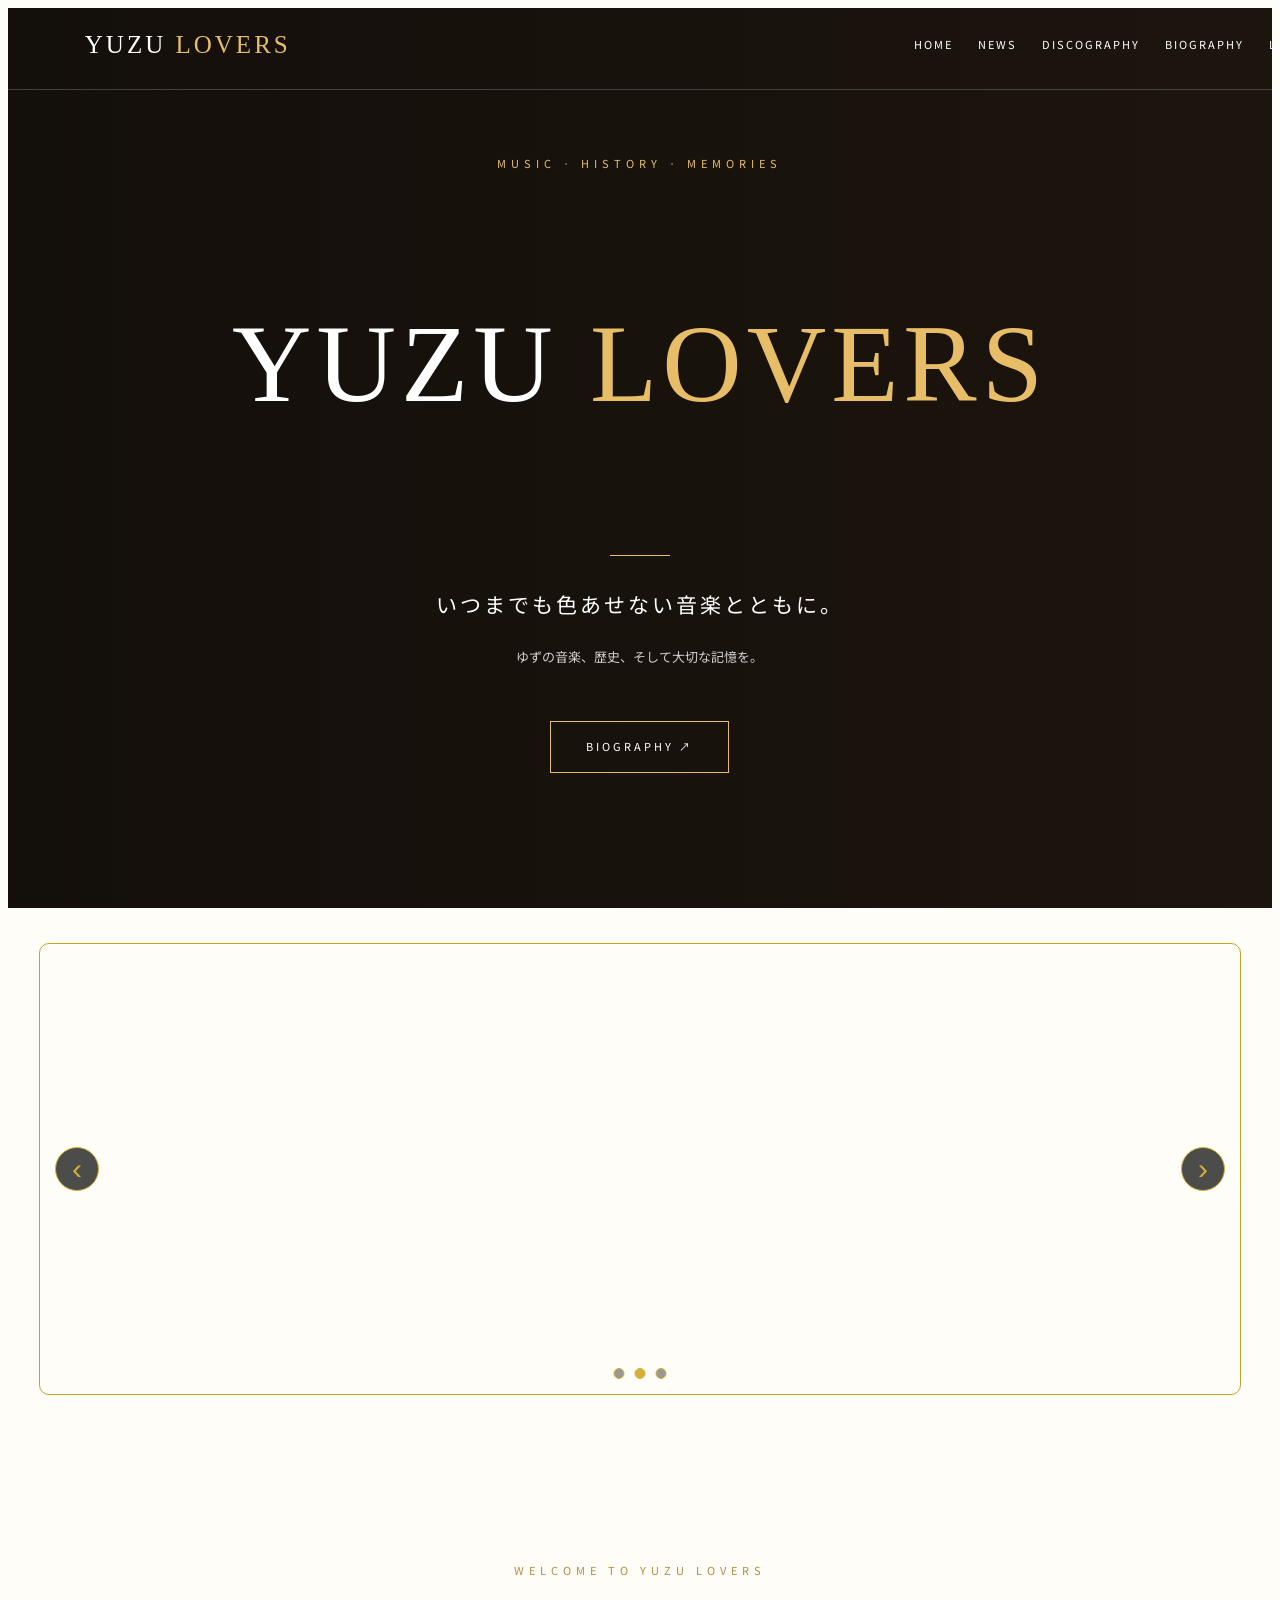
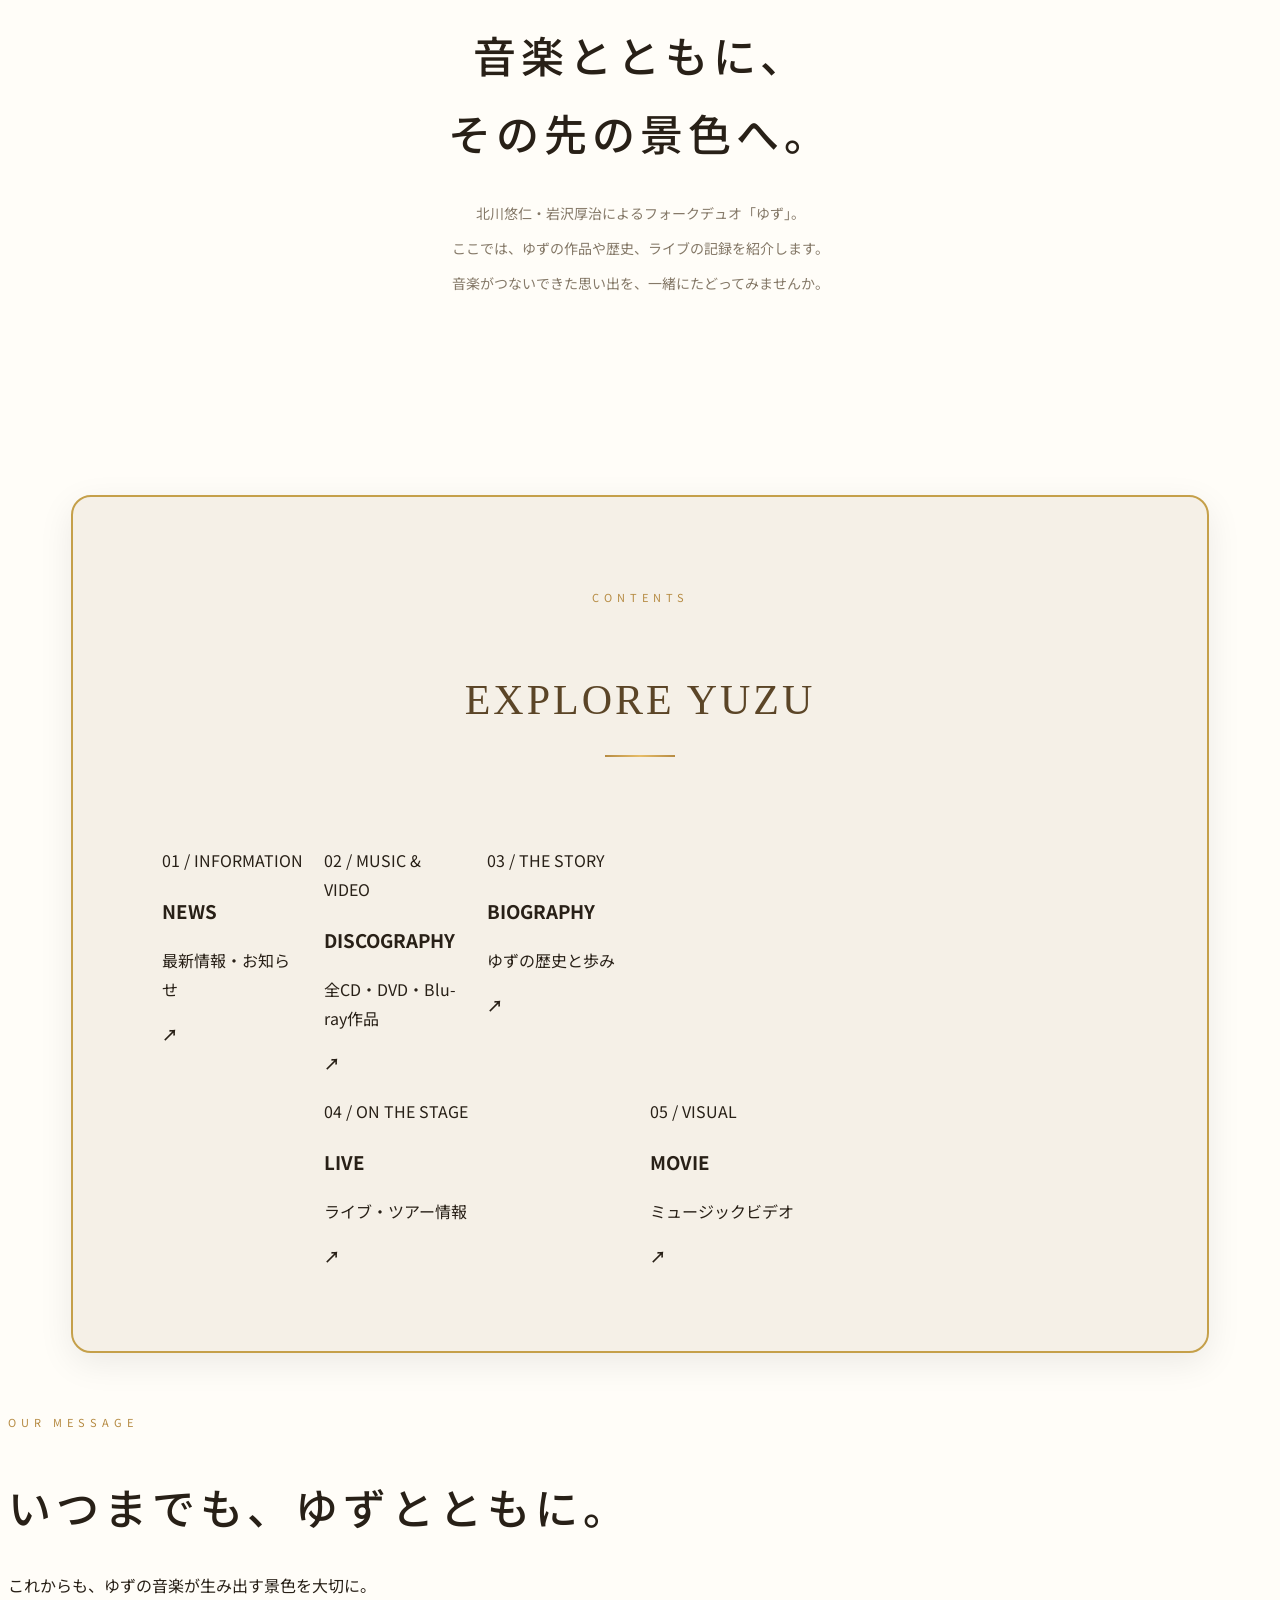
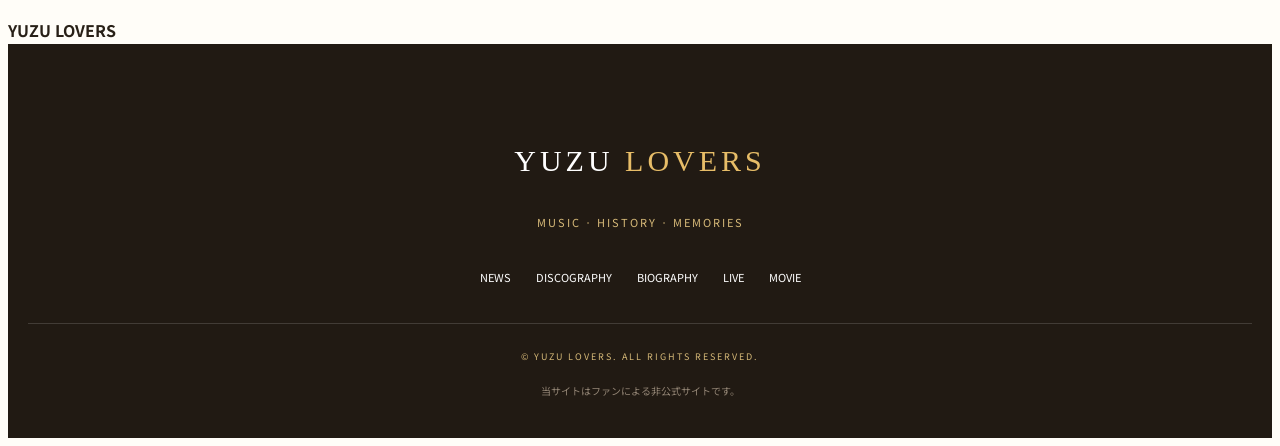
<file: index.html>
<!DOCTYPE html>
<html lang="ja">
<head>
<link rel="icon" href="/favicon.ico">
<link rel="icon" type="image/png" href="/favicon.png">
<meta charset="UTF-8">
<meta name="viewport" content="width=device-width, initial-scale=1.0">
<meta name="description" content="YUZU LOVERS - ゆずの音楽、歴史、ライブを紹介するファンサイト">
<meta name="theme-color" content="#17130f">
<title>YUZU LOVERS OFFICIAL SITE | ゆず大好きな人公式サイト</title>
<link rel="preconnect" href="https://fonts.googleapis.com">
<link href="https://fonts.googleapis.com/css2?family=Noto+Sans+JP:wght@400;500;700;900&display=swap" rel="stylesheet">
<link rel="stylesheet" href="style.css">
</head>
<body>

<header class="header">
  <a href="index.html" class="logo">YUZU <span>LOVERS</span></a>
  <nav class="navigation">
    <a href="index.html">HOME</a>
    <a href="news">NEWS</a>
    <a href="discography">DISCOGRAPHY</a>
    <a href="biography">BIOGRAPHY</a>
    <a href="live">LIVE</a>
    <a href="movie">MOVIE</a>
  </nav>
</header>

<main>
<section class="hero">
  <div class="hero-image"></div>
  <div class="hero-overlay"></div>
  <div class="hero-content">
    <p class="eyebrow">MUSIC · HISTORY · MEMORIES</p>
    <h1>YUZU <span>LOVERS</span></h1>
    <div class="gold-line"></div>
    <p class="hero-message">いつまでも色あせない音楽とともに。</p>
    <p class="hero-sub">ゆずの音楽、歴史、そして大切な記憶を。</p>
    <a href="biography" class="hero-button">BIOGRAPHY ↗</a>
  </div>
</section>
  </div>
</section>
<!-- YUZU LOVERS IMAGE SLIDER -->
<div class="yuzu-carousel" id="yuzuCarousel">

  <div class="yuzu-carousel-track" id="yuzuTrack">

    <!-- BANNER 1 -->
    <a
      href="https://yuzu-official.com/pages/30_stadiumlive_2027"
      class="yuzu-carousel-slide"
      style="background-image:url('https://res.cloudinary.com/b1q6fpjt/image/upload/v1795320551/nissan_banner_official_TOP.jpg');"
      aria-label="YUZU STADIUM LIVE 2027 日産スタジアム">
    </a>

    <!-- BANNER 2 -->
    <a
      href="https://yuzuofficial.lnk.to/Kokoro_Wo_Tomenaide"
      class="yuzu-carousel-slide"
      style="background-image:url('https://res.cloudinary.com/b1q6fpjt/image/upload/v1795320551/kokorowotomenaide_banner_official_TOP.jpg');"
      aria-label="ゆず 新曲 心をとめないで 配信中">
    </a>

    <!-- BANNER 3 -->
    <a
      href="https://yuzu-official.com/pages/yujin-birthday2027/"
      class="yuzu-carousel-slide"
      style="background-image:url('https://res.cloudinary.com/b1q6fpjt/image/upload/v1795320550/ogp.png');"
      aria-label="ゆずの輪 presents Yujin's 50th Birthday Special Live 2027">
    </a>

  </div>

  <!-- 左右ボタン -->
  <button class="yuzu-carousel-arrow prev" id="yuzuPrev" type="button" aria-label="前のバナー">
    ‹
  </button>

  <button class="yuzu-carousel-arrow next" id="yuzuNext" type="button" aria-label="次のバナー">
    ›
  </button>

  <!-- ドット -->
  <div class="yuzu-carousel-dots" id="yuzuDots"></div>

</div>
<section class="introduction">
  <p class="eyebrow dark">WELCOME TO YUZU LOVERS</p>
  <h2>音楽とともに、<br>その先の景色へ。</h2>
  <p>
    北川悠仁・岩沢厚治によるフォークデュオ「ゆず」。<br>
    ここでは、ゆずの作品や歴史、ライブの記録を紹介します。<br>
    音楽がつないできた思い出を、一緒にたどってみませんか。
  </p>
</section>
<section class="contents">
  <div class="section-title">
    <p class="eyebrow dark">CONTENTS</p>
    <h2>EXPLORE YUZU</h2>
  </div>

  <div class="contents-grid">
    <a href="news" class="content-card">
      <span>01 / INFORMATION</span>
      <h3>NEWS</h3>
      <p>最新情報・お知らせ</p>
      <b>↗</b>
    </a>

    <a href="discography" class="content-card">
      <span>02 / MUSIC & VIDEO</span>
      <h3>DISCOGRAPHY</h3>
      <p>全CD・DVD・Blu-ray作品</p>
      <b>↗</b>
    </a>

    <a href="biography" class="content-card">
      <span>03 / THE STORY</span>
      <h3>BIOGRAPHY</h3>
      <p>ゆずの歴史と歩み</p>
      <b>↗</b>
    </a>

    <a href="live" class="content-card">
      <span>04 / ON THE STAGE</span>
      <h3>LIVE</h3>
      <p>ライブ・ツアー情報</p>
      <b>↗</b>
    </a>

    <a href="movie" class="content-card">
      <span>05 / VISUAL</span>
      <h3>MOVIE</h3>
      <p>ミュージックビデオ</p>
      <b>↗</b>
    </a>
  </div>
  </section>
<section class="message">
  <p class="eyebrow dark">OUR MESSAGE</p>
  <h2>いつまでも、ゆずとともに。</h2>
  <p>これからも、ゆずの音楽が生み出す景色を大切に。</p>
  <strong>YUZU LOVERS</strong>
</section>
</main>

<footer class="footer">
  <h2>YUZU <span>LOVERS</span></h2>
  <p>MUSIC · HISTORY · MEMORIES</p>
  <div class="footer-nav">
    <a href="news">NEWS</a>
    <a href="discography">DISCOGRAPHY</a>
    <a href="biography">BIOGRAPHY</a>
    <a href="live">LIVE</a>
    <a href="movie">MOVIE</a>
  </div>
  <p class="copyright">© YUZU LOVERS. ALL RIGHTS RESERVED.</p>
  <small>当サイトはファンによる非公式サイトです。</small>
</footer>

<script>
/* ==========================
   YUZU LOVERS SLIDER
========================== */

const yuzuCarousel = document.getElementById("yuzuCarousel");
const yuzuTrack = document.getElementById("yuzuTrack");
const yuzuSlides = document.querySelectorAll(".yuzu-carousel-slide");
const yuzuDotsContainer = document.getElementById("yuzuDots");
const yuzuPrev = document.getElementById("yuzuPrev");
const yuzuNext = document.getElementById("yuzuNext");

let yuzuIndex = 0;
let yuzuTimer;
let yuzuTouchStartX = 0;
let yuzuTouchEndX = 0;
let yuzuSwiping = false;

/* ドット作成 */
yuzuSlides.forEach((slide, i) => {
  const dot = document.createElement("button");

  dot.type = "button";
  dot.setAttribute("aria-label", `バナー${i + 1}`);

  if (i === 0) {
    dot.classList.add("active");
  }

  dot.addEventListener("click", () => {
    yuzuGoTo(i);
    yuzuRestartSlide();
  });

  yuzuDotsContainer.appendChild(dot);
});

const yuzuDots = yuzuDotsContainer.querySelectorAll("button");

/* スライド移動 */
function yuzuGoTo(index) {
  yuzuIndex = (index + yuzuSlides.length) % yuzuSlides.length;

  yuzuTrack.style.transform =
    `translateX(-${yuzuIndex * 100}%)`;

  yuzuDots.forEach((dot, i) => {
    dot.classList.toggle("active", i === yuzuIndex);
  }
  );
}

/* 自動スライド */
function yuzuStartSlide() {
  yuzuStopSlide();

  yuzuTimer = setInterval(() => {
    yuzuGoTo(yuzuIndex + 1);
  }, 5000);
}

function yuzuStopSlide() {
  clearInterval(yuzuTimer);
}

function yuzuRestartSlide() {
  yuzuStartSlide();
}

/* 左右ボタン */
yuzuNext.addEventListener("click", (e) => {
  e.stopPropagation();
  yuzuGoTo(yuzuIndex + 1);
  yuzuRestartSlide();
});

yuzuPrev.addEventListener("click", (e) => {
  e.stopPropagation();
  yuzuGoTo(yuzuIndex - 1);
  yuzuRestartSlide();
});

/* マウス操作中は自動スライド停止 */
yuzuCarousel.addEventListener("mouseenter", yuzuStopSlide);
yuzuCarousel.addEventListener("mouseleave", yuzuStartSlide);

/* スマホの横スワイプ */
yuzuCarousel.addEventListener("touchstart", (e) => {
  yuzuTouchStartX = e.changedTouches[0].screenX;
  yuzuSwiping = false;
}, { passive: true });

yuzuCarousel.addEventListener("touchmove", (e) => {
  yuzuTouchEndX = e.changedTouches[0].screenX;

  if (Math.abs(yuzuTouchStartX - yuzuTouchEndX) > 15) {
    yuzuSwiping = true;
  }
}, { passive: true });

yuzuCarousel.addEventListener("touchend", (e) => {
  yuzuTouchEndX = e.changedTouches[0].screenX;

  const distance = yuzuTouchStartX - yuzuTouchEndX;

  if (Math.abs(distance) > 50) {
    yuzuGoTo(yuzuIndex + (distance > 0 ? 1 : -1));
    yuzuRestartSlide();
  }
}, { passive: true });

/* スワイプ直後の誤クリックを防止 */
yuzuSlides.forEach(slide => {
  slide.addEventListener("click", (e) => {
    if (yuzuSwiping) {
      e.preventDefault();
      e.stopPropagation();
      yuzuSwiping = false;
    }
  }, true);
});

/* バナーの右クリック・ドラッグ抑止 */
yuzuCarousel.addEventListener("contextmenu", e => {
  e.preventDefault();
});

yuzuCarousel.addEventListener("dragstart", e => {
  e.preventDefault();
});

/* 初期化 */
yuzuGoTo(0);
yuzuStartSlide();
</script>
</body>
</html>
</file>
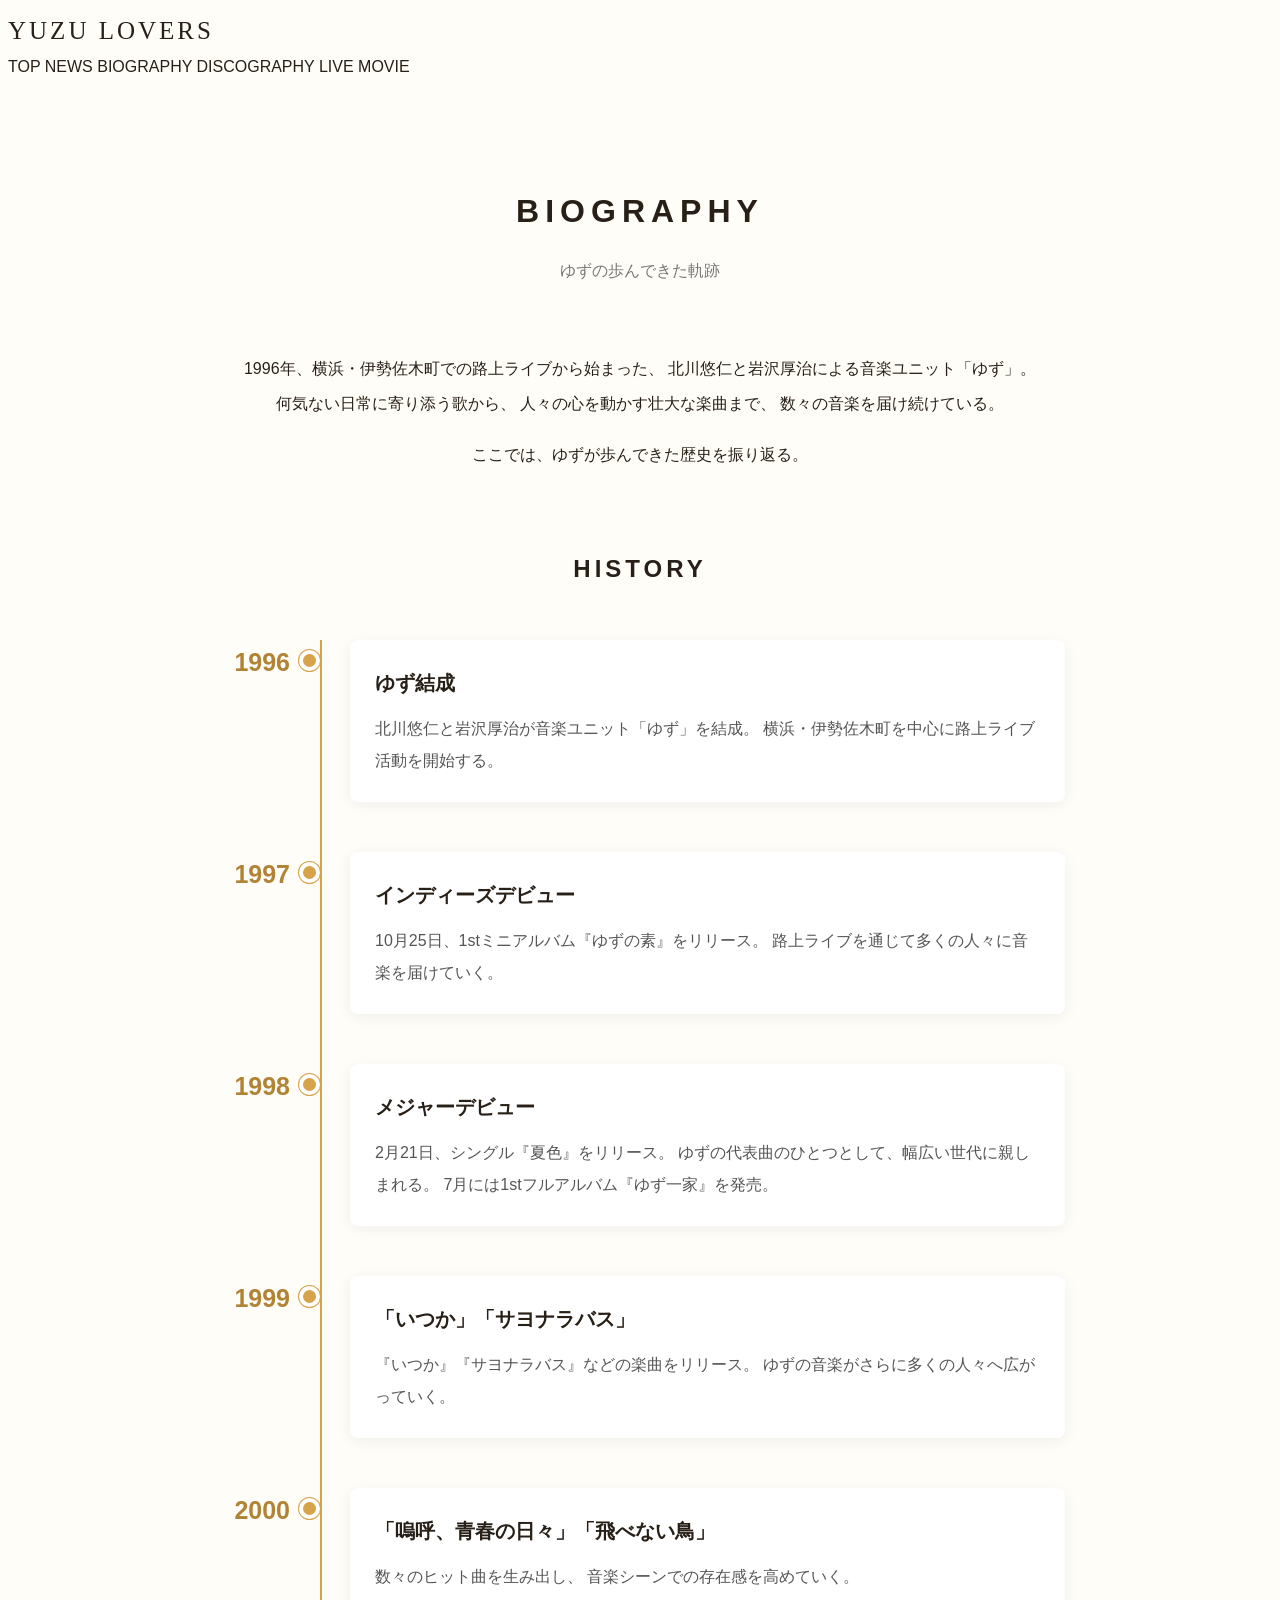
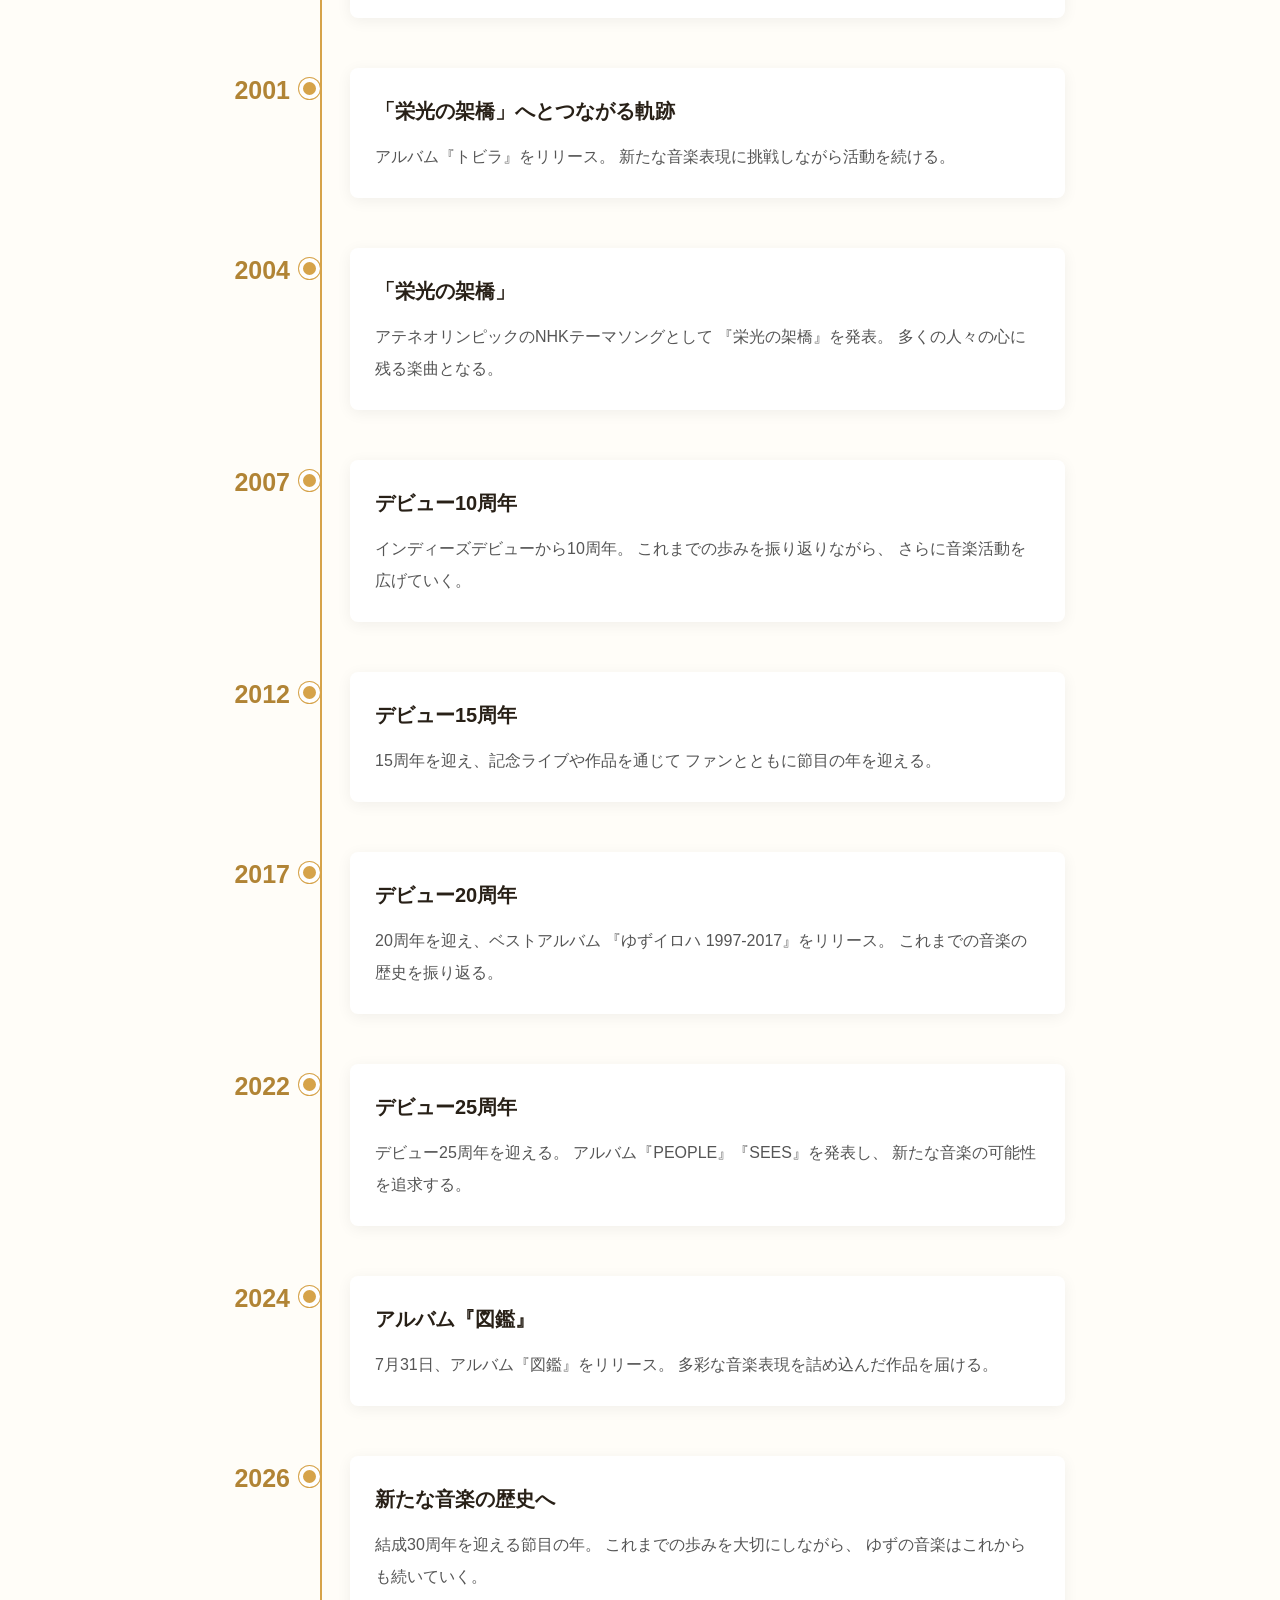
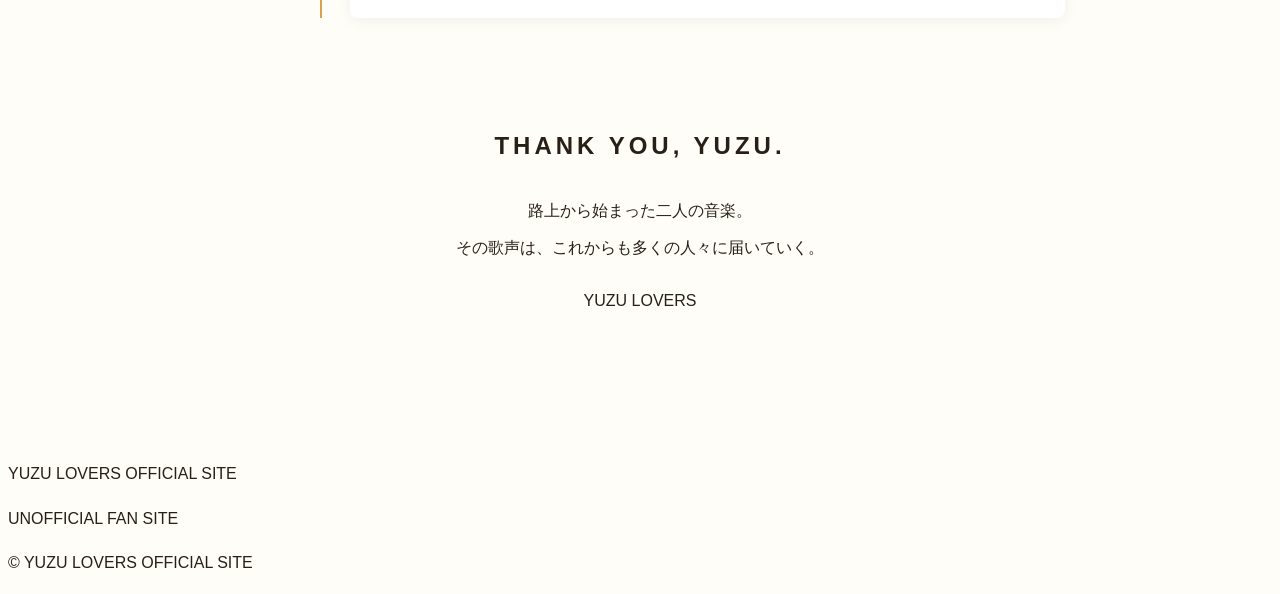
<file: biography.html>
<style>
/* テキスト選択を禁止 */
* {
  -webkit-user-select: none;
  user-select: none;
  -webkit-touch-callout: none;
}

/* 画像のドラッグを禁止 */
img {
  -webkit-user-drag: none;
  user-drag: none;
}
</style>

<script>
document.addEventListener('contextmenu', function(e) {
  e.preventDefault();
});

document.addEventListener('copy', function(e) {
  e.preventDefault();
});

document.addEventListener('cut', function(e) {
  e.preventDefault();
});

document.addEventListener('keydown', function(e) {
  if (
    (e.ctrlKey || e.metaKey) &&
    ['c', 'u', 's', 'a'].includes(e.key.toLowerCase())
  ) {
    e.preventDefault();
  }
});
</script>
<!DOCTYPE html>
<html lang="ja">
<head>
<link rel="icon" href="/favicon.ico">
<link rel="icon" type="image/png" href="/favicon.png">
  <meta charset="UTF-8">
  <meta name="viewport" content="width=device-width, initial-scale=1.0">
  <meta name="description" content="ゆずの結成から現在までの歴史を紹介するYUZU LOVERS">
  <title>BIOGRAPHY | ゆず大好きな人公式サイト</title>
  <link rel="stylesheet" href="style.css">

  <style>
    .biography {
      max-width: 1050px;
      margin: 60px auto;
      padding: 20px;
    }

    .page-title {
      text-align: center;
      letter-spacing: 6px;
      margin-bottom: 15px;
    }

    .page-description {
      text-align: center;
      color: #777;
      margin-bottom: 65px;
    }

    .intro {
      text-align: center;
      line-height: 2.2;
      margin: 0 auto 75px;
      max-width: 800px;
    }

    .history-title {
      text-align: center;
      letter-spacing: 4px;
      margin-bottom: 50px;
    }

    .timeline {
      position: relative;
      max-width: 850px;
      margin: auto;
    }

    .timeline::before {
      content: "";
      position: absolute;
      left: 105px;
      top: 0;
      bottom: 0;
      width: 2px;
      background: #d6a34a;
    }

    .timeline-item {
      position: relative;
      display: grid;
      grid-template-columns: 90px 1fr;
      gap: 45px;
      margin-bottom: 50px;
    }

    .timeline-year {
      font-size: 25px;
      font-weight: bold;
      color: #b18435;
      text-align: right;
    }

    .timeline-content {
      position: relative;
      background: #fff;
      padding: 25px;
      border-radius: 8px;
      box-shadow: 0 3px 15px rgba(0,0,0,0.06);
    }

    .timeline-content::before {
      content: "";
      position: absolute;
      left: -51px;
      top: 10px;
      width: 13px;
      height: 13px;
      border-radius: 50%;
      background: #d6a34a;
      border: 4px solid white;
      box-shadow: 0 0 0 1px #d6a34a;
    }

    .timeline-content h3 {
      margin: 0 0 12px;
      font-size: 20px;
    }

    .timeline-content p {
      line-height: 2;
      color: #555;
      margin: 0;
    }

    .history-image {
      width: 100%;
      max-height: 300px;
      object-fit: cover;
      margin-top: 20px;
      border-radius: 5px;
    }

    .closing-message {
      text-align: center;
      margin: 100px auto 60px;
      line-height: 2.3;
    }

    .closing-message h2 {
      letter-spacing: 4px;
    }

    @media(max-width:600px) {
      .timeline::before {
        left: 65px;
      }

      .timeline-item {
        grid-template-columns: 55px 1fr;
        gap: 25px;
      }

      .timeline-year {
        font-size: 18px;
      }

      .timeline-content {
        padding: 18px;
      }

      .timeline-content h3 {
        font-size: 17px;
      }

      .timeline-content::before {
        left: -36px;
      }
    }
  </style>
</head>

<body>

<header>
  <div class="logo">
    <a href="index.html">YUZU LOVERS</a>
  </div>

  <nav>
    <a href="index.html">TOP</a>
    <a href="news">NEWS</a>
    <a href="biography">BIOGRAPHY</a>
    <a href="discography">DISCOGRAPHY</a>
    <a href="live">LIVE</a>
<a href="movie">MOVIE</a>
  </nav>
</header>

<main class="biography">

  <h1 class="page-title">BIOGRAPHY</h1>
  <p class="page-description">
    ゆずの歩んできた軌跡
  </p>

  <section class="intro">
    <p>
      1996年、横浜・伊勢佐木町での路上ライブから始まった、
      北川悠仁と岩沢厚治による音楽ユニット「ゆず」。
      何気ない日常に寄り添う歌から、
      人々の心を動かす壮大な楽曲まで、
      数々の音楽を届け続けている。
    </p>

    <p>
      ここでは、ゆずが歩んできた歴史を振り返る。
    </p>
  </section>

  <h2 class="history-title">HISTORY</h2>

  <section class="timeline">

    <article class="timeline-item">
      <div class="timeline-year">1996</div>
      <div class="timeline-content">
        <h3>ゆず結成</h3>
        <p>
          北川悠仁と岩沢厚治が音楽ユニット「ゆず」を結成。
          横浜・伊勢佐木町を中心に路上ライブ活動を開始する。
        </p>
      </div>
    </article>

    <article class="timeline-item">
      <div class="timeline-year">1997</div>
      <div class="timeline-content">
        <h3>インディーズデビュー</h3>
        <p>
          10月25日、1stミニアルバム『ゆずの素』をリリース。
          路上ライブを通じて多くの人々に音楽を届けていく。
        </p>
      </div>
    </article>

    <article class="timeline-item">
      <div class="timeline-year">1998</div>
      <div class="timeline-content">
        <h3>メジャーデビュー</h3>
        <p>
          2月21日、シングル『夏色』をリリース。
          ゆずの代表曲のひとつとして、幅広い世代に親しまれる。
          7月には1stフルアルバム『ゆず一家』を発売。
        </p>
      </div>
    </article>

    <article class="timeline-item">
      <div class="timeline-year">1999</div>
      <div class="timeline-content">
        <h3>「いつか」「サヨナラバス」</h3>
        <p>
          『いつか』『サヨナラバス』などの楽曲をリリース。
          ゆずの音楽がさらに多くの人々へ広がっていく。
        </p>
      </div>
    </article>

    <article class="timeline-item">
      <div class="timeline-year">2000</div>
      <div class="timeline-content">
        <h3>「嗚呼、青春の日々」「飛べない鳥」</h3>
        <p>
          数々のヒット曲を生み出し、
          音楽シーンでの存在感を高めていく。
        </p>
      </div>
    </article>

    <article class="timeline-item">
      <div class="timeline-year">2001</div>
      <div class="timeline-content">
        <h3>「栄光の架橋」へとつながる軌跡</h3>
        <p>
          アルバム『トビラ』をリリース。
          新たな音楽表現に挑戦しながら活動を続ける。
        </p>
      </div>
    </article>

    <article class="timeline-item">
      <div class="timeline-year">2004</div>
      <div class="timeline-content">
        <h3>「栄光の架橋」</h3>
        <p>
          アテネオリンピックのNHKテーマソングとして
          『栄光の架橋』を発表。
          多くの人々の心に残る楽曲となる。
        </p>
      </div>
    </article>

    <article class="timeline-item">
      <div class="timeline-year">2007</div>
      <div class="timeline-content">
        <h3>デビュー10周年</h3>
        <p>
          インディーズデビューから10周年。
          これまでの歩みを振り返りながら、
          さらに音楽活動を広げていく。
        </p>
      </div>
    </article>

    <article class="timeline-item">
      <div class="timeline-year">2012</div>
      <div class="timeline-content">
        <h3>デビュー15周年</h3>
        <p>
          15周年を迎え、記念ライブや作品を通じて
          ファンとともに節目の年を迎える。
        </p>
      </div>
    </article>

    <article class="timeline-item">
      <div class="timeline-year">2017</div>
      <div class="timeline-content">
        <h3>デビュー20周年</h3>
        <p>
          20周年を迎え、ベストアルバム
          『ゆずイロハ 1997-2017』をリリース。
          これまでの音楽の歴史を振り返る。
        </p>
      </div>
    </article>

    <article class="timeline-item">
      <div class="timeline-year">2022</div>
      <div class="timeline-content">
        <h3>デビュー25周年</h3>
        <p>
          デビュー25周年を迎える。
          アルバム『PEOPLE』『SEES』を発表し、
          新たな音楽の可能性を追求する。
        </p>
      </div>
    </article>

    <article class="timeline-item">
      <div class="timeline-year">2024</div>
      <div class="timeline-content">
        <h3>アルバム『図鑑』</h3>
        <p>
          7月31日、アルバム『図鑑』をリリース。
          多彩な音楽表現を詰め込んだ作品を届ける。
        </p>
      </div>
    </article>

    <article class="timeline-item">
      <div class="timeline-year">2026</div>
      <div class="timeline-content">
        <h3>新たな音楽の歴史へ</h3>
        <p>
          結成30周年を迎える節目の年。
          これまでの歩みを大切にしながら、
          ゆずの音楽はこれからも続いていく。
        </p>
      </div>
    </article>

  </section>

  <section class="closing-message">
    <h2>THANK YOU, YUZU.</h2>
    <p>
      路上から始まった二人の音楽。<br>
      その歌声は、これからも多くの人々に届いていく。
    </p>
    <p>
      YUZU LOVERS
    </p>
  </section>

</main>

<footer>
  <p>YUZU LOVERS OFFICIAL SITE</p>
  <p>UNOFFICIAL FAN SITE</p>
  <p>© YUZU LOVERS OFFICIAL SITE</p>
</footer>

</body>
</html>
</file>
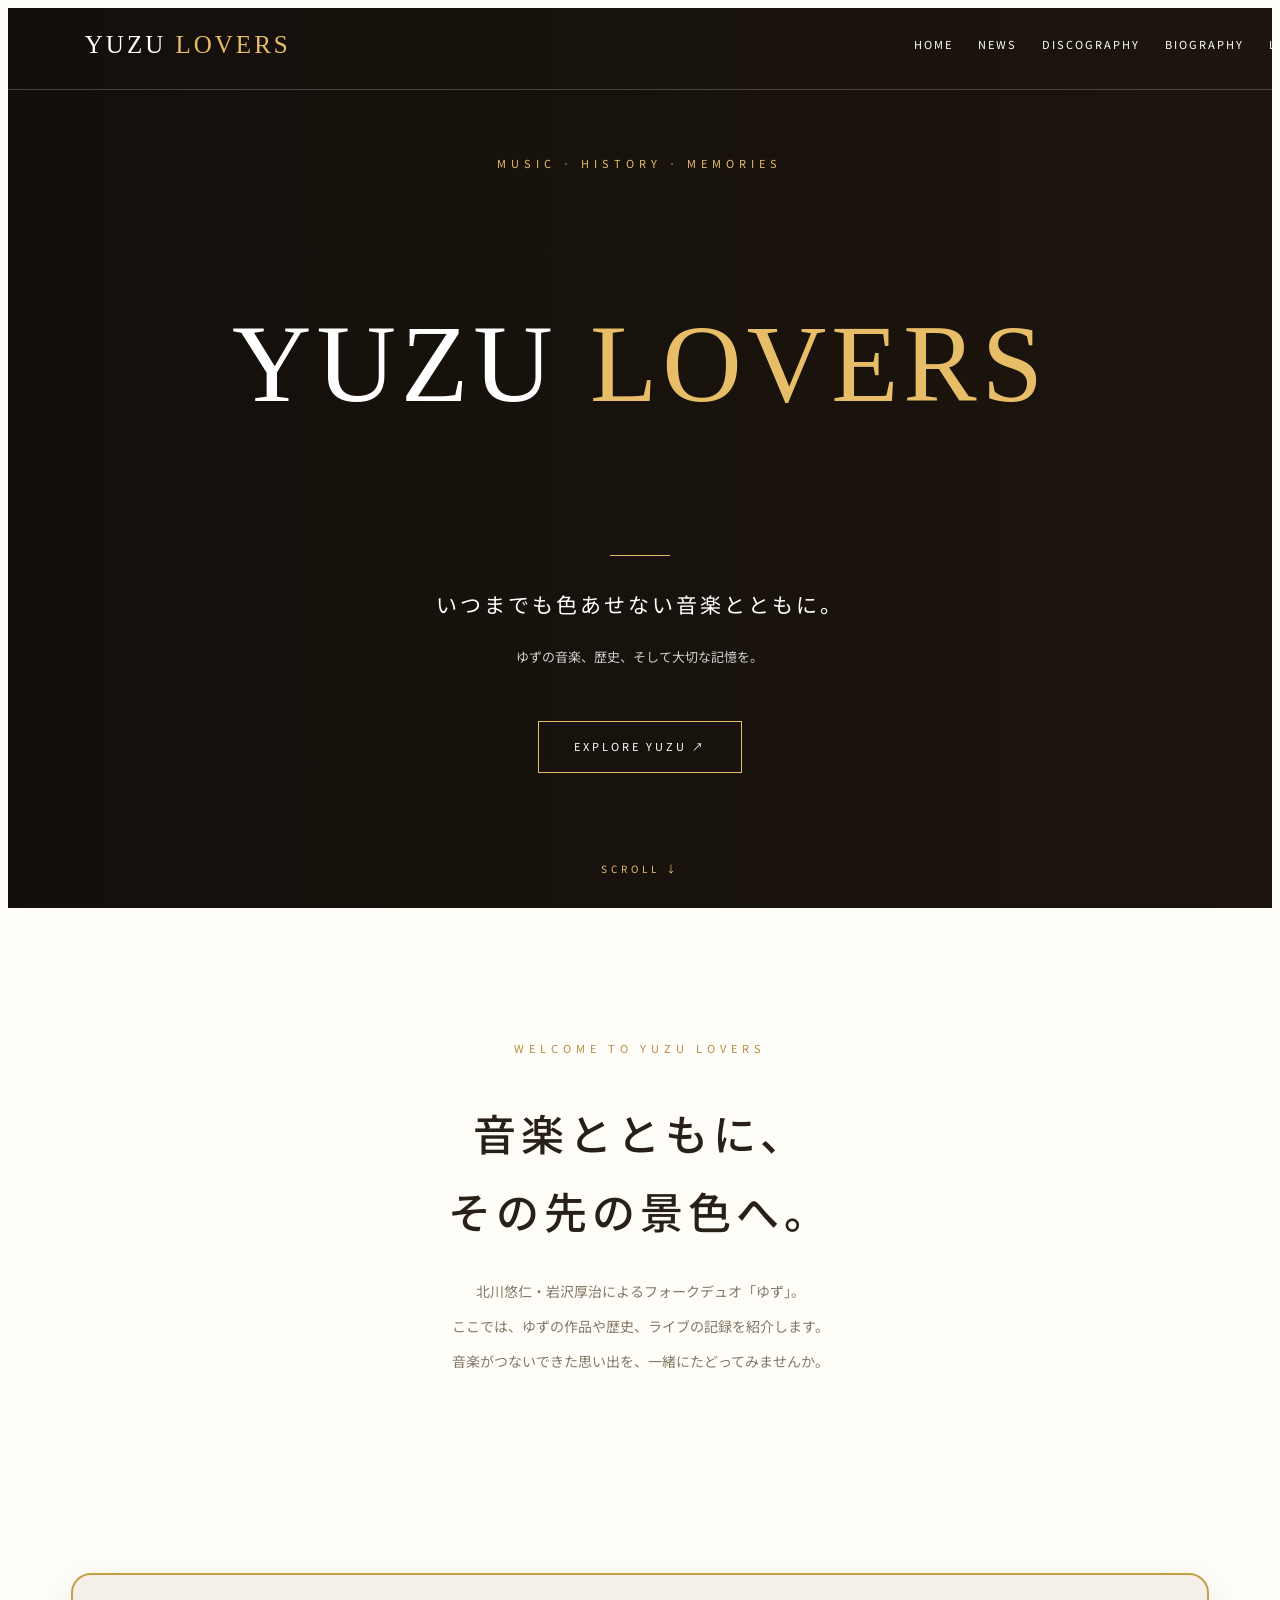
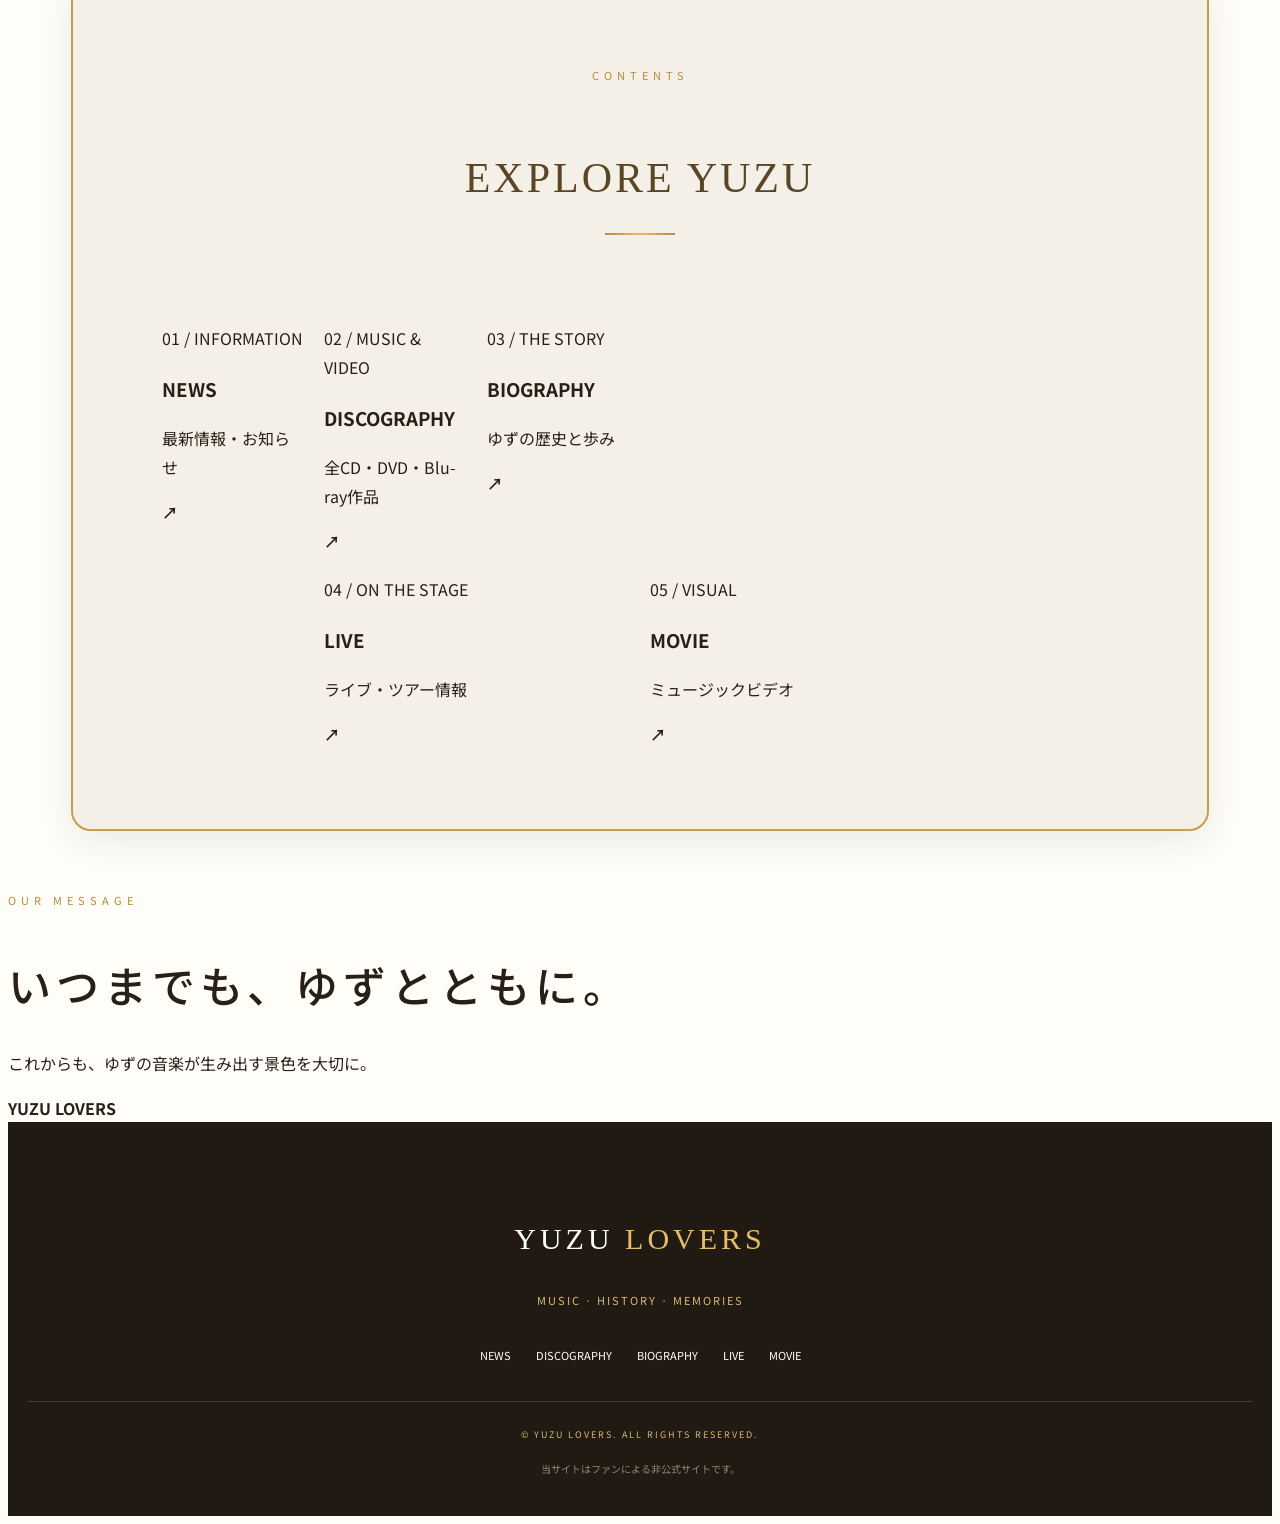
<file: home.html>
<!DOCTYPE html>
<html lang="ja">
<head>
<link rel="icon" href="/favicon.ico">
<link rel="icon" type="image/png" href="/favicon.png">
<meta charset="UTF-8">
<meta name="viewport" content="width=device-width, initial-scale=1.0">
<meta name="description" content="YUZU LOVERS - ゆずの音楽、歴史、ライブを紹介するファンサイト">
<meta name="theme-color" content="#17130f">
<title>YUZU LOVERS OFFICIAL SITE | ゆず大好きな人公式サイト</title>
<link rel="preconnect" href="https://fonts.googleapis.com">
<link href="https://fonts.googleapis.com/css2?family=Noto+Sans+JP:wght@400;500;700;900&display=swap" rel="stylesheet">
<link rel="stylesheet" href="style.css">
</head>
<body>

<header class="header">
  <a href="index.html" class="logo">YUZU <span>LOVERS</span></a>
  <nav class="navigation">
    <a href="index.html">HOME</a>
    <a href="news">NEWS</a>
    <a href="discography">DISCOGRAPHY</a>
    <a href="biography">BIOGRAPHY</a>
    <a href="live">LIVE</a>
    <a href="movie">MOVIE</a>
  </nav>
</header>

<main>
<section class="hero">
  <div class="hero-image"></div>
  <div class="hero-overlay"></div>
  <div class="hero-content">
    <p class="eyebrow">MUSIC · HISTORY · MEMORIES</p>
    <h1>YUZU <span>LOVERS</span></h1>
    <div class="gold-line"></div>
    <p class="hero-message">いつまでも色あせない音楽とともに。</p>
    <p class="hero-sub">ゆずの音楽、歴史、そして大切な記憶を。</p>
    <a href="biography" class="hero-button">EXPLORE YUZU ↗</a>
  </div>
  <div class="scroll">SCROLL ↓</div>
</section>

<section class="introduction">
  <p class="eyebrow dark">WELCOME TO YUZU LOVERS</p>
  <h2>音楽とともに、<br>その先の景色へ。</h2>
  <p>
    北川悠仁・岩沢厚治によるフォークデュオ「ゆず」。<br>
    ここでは、ゆずの作品や歴史、ライブの記録を紹介します。<br>
    音楽がつないできた思い出を、一緒にたどってみませんか。
  </p>
</section>

<section class="contents">
  <div class="section-title">
    <p class="eyebrow dark">CONTENTS</p>
    <h2>EXPLORE YUZU</h2>
  </div>

  <div class="contents-grid">
    <a href="news" class="content-card">
      <span>01 / INFORMATION</span>
      <h3>NEWS</h3>
      <p>最新情報・お知らせ</p>
      <b>↗</b>
    </a>

    <a href="discography" class="content-card">
      <span>02 / MUSIC & VIDEO</span>
      <h3>DISCOGRAPHY</h3>
      <p>全CD・DVD・Blu-ray作品</p>
      <b>↗</b>
    </a>

    <a href="biography" class="content-card">
      <span>03 / THE STORY</span>
      <h3>BIOGRAPHY</h3>
      <p>ゆずの歴史と歩み</p>
      <b>↗</b>
    </a>

    <a href="live" class="content-card">
      <span>04 / ON THE STAGE</span>
      <h3>LIVE</h3>
      <p>ライブ・ツアー情報</p>
      <b>↗</b>
    </a>

    <a href="movie" class="content-card">
      <span>05 / VISUAL</span>
      <h3>MOVIE</h3>
      <p>ミュージックビデオ</p>
      <b>↗</b>
    </a>
  </div>
</section>

<section class="message">
  <p class="eyebrow dark">OUR MESSAGE</p>
  <h2>いつまでも、ゆずとともに。</h2>
  <p>これからも、ゆずの音楽が生み出す景色を大切に。</p>
  <strong>YUZU LOVERS</strong>
</section>
</main>

<footer class="footer">
  <h2>YUZU <span>LOVERS</span></h2>
  <p>MUSIC · HISTORY · MEMORIES</p>
  <div class="footer-nav">
    <a href="news">NEWS</a>
    <a href="discography">DISCOGRAPHY</a>
    <a href="biography">BIOGRAPHY</a>
    <a href="live">LIVE</a>
    <a href="movie">MOVIE</a>
  </div>
  <p class="copyright">© YUZU LOVERS. ALL RIGHTS RESERVED.</p>
  <small>当サイトはファンによる非公式サイトです。</small>
</footer>

<script>
const cards = document.querySelectorAll(".content-card");
const observer = new IntersectionObserver(entries => {
  entries.forEach(entry => {
    if (entry.isIntersecting) {
      entry.target.classList.add("show");
      observer.unobserve(entry.target);
    }
  });
},{threshold:0.15});
cards.forEach(card => observer.observe(card));
</script>

</body>
</html>
</file>
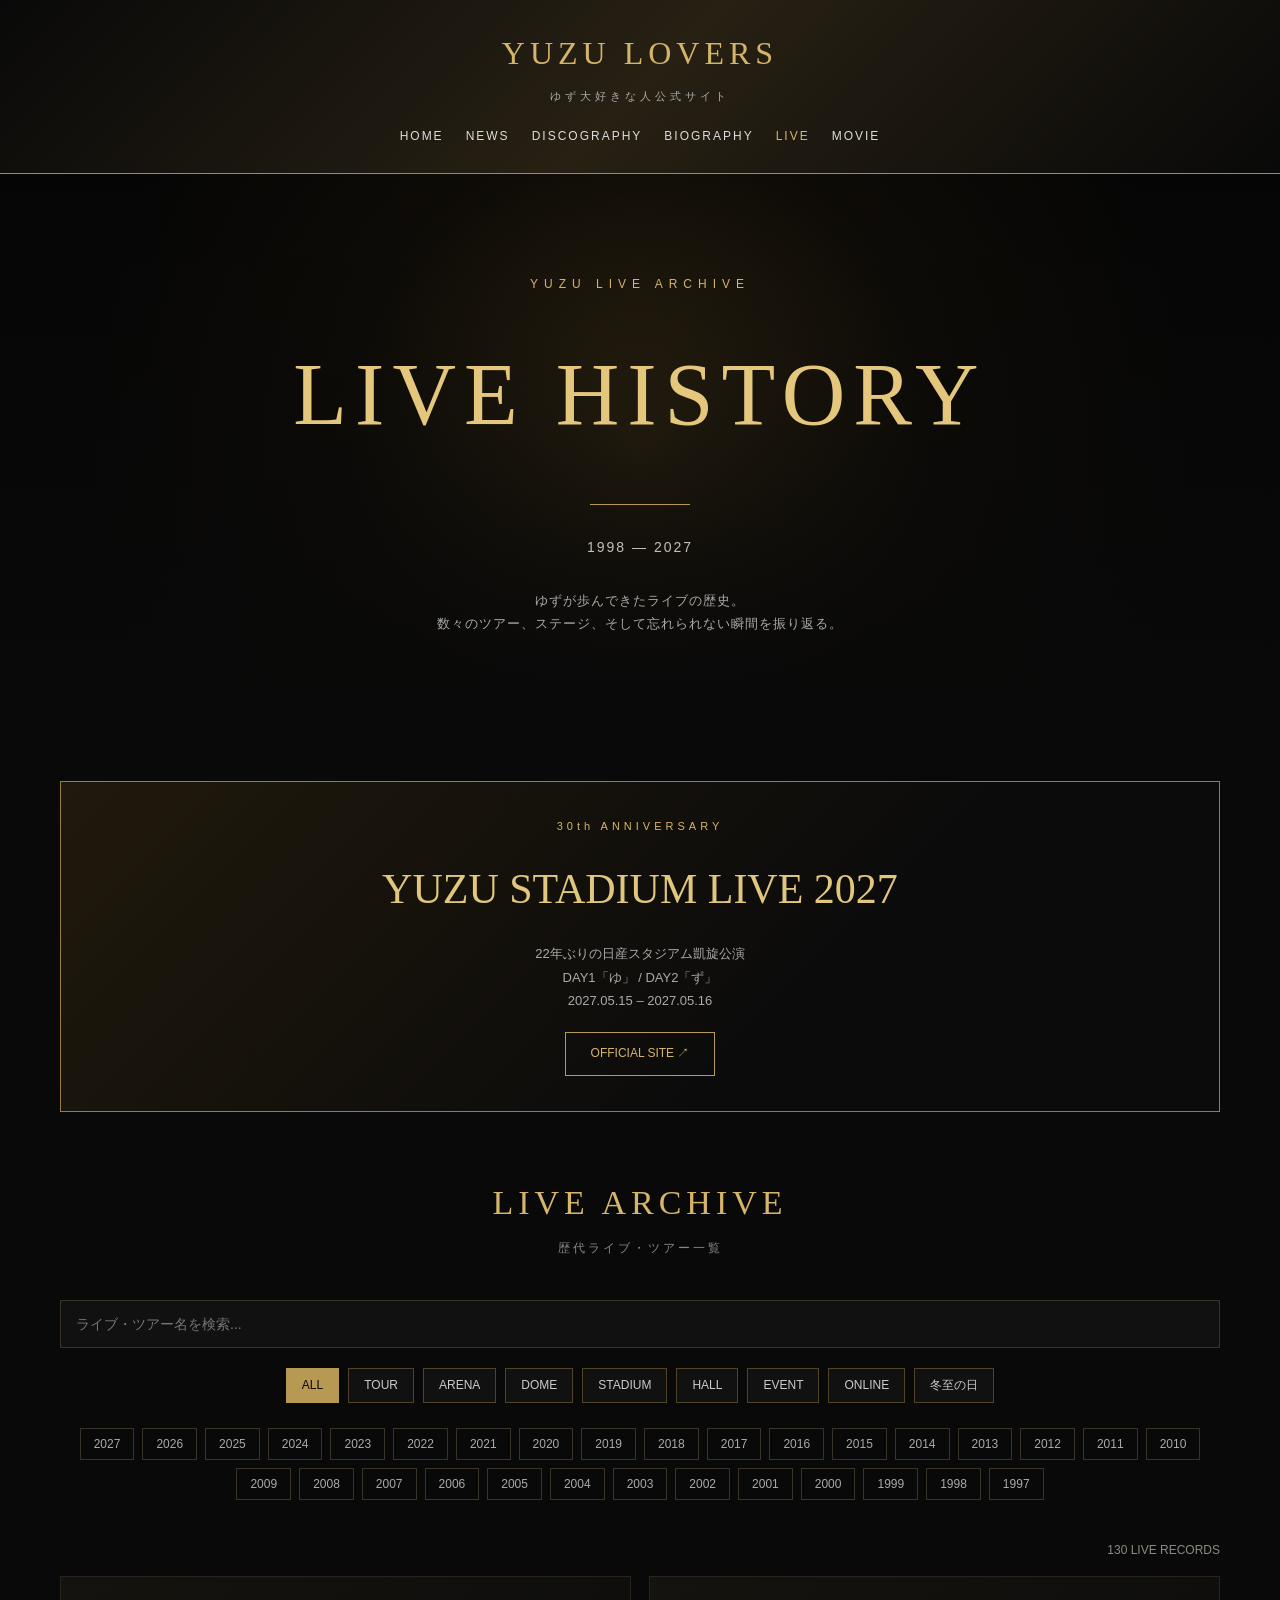
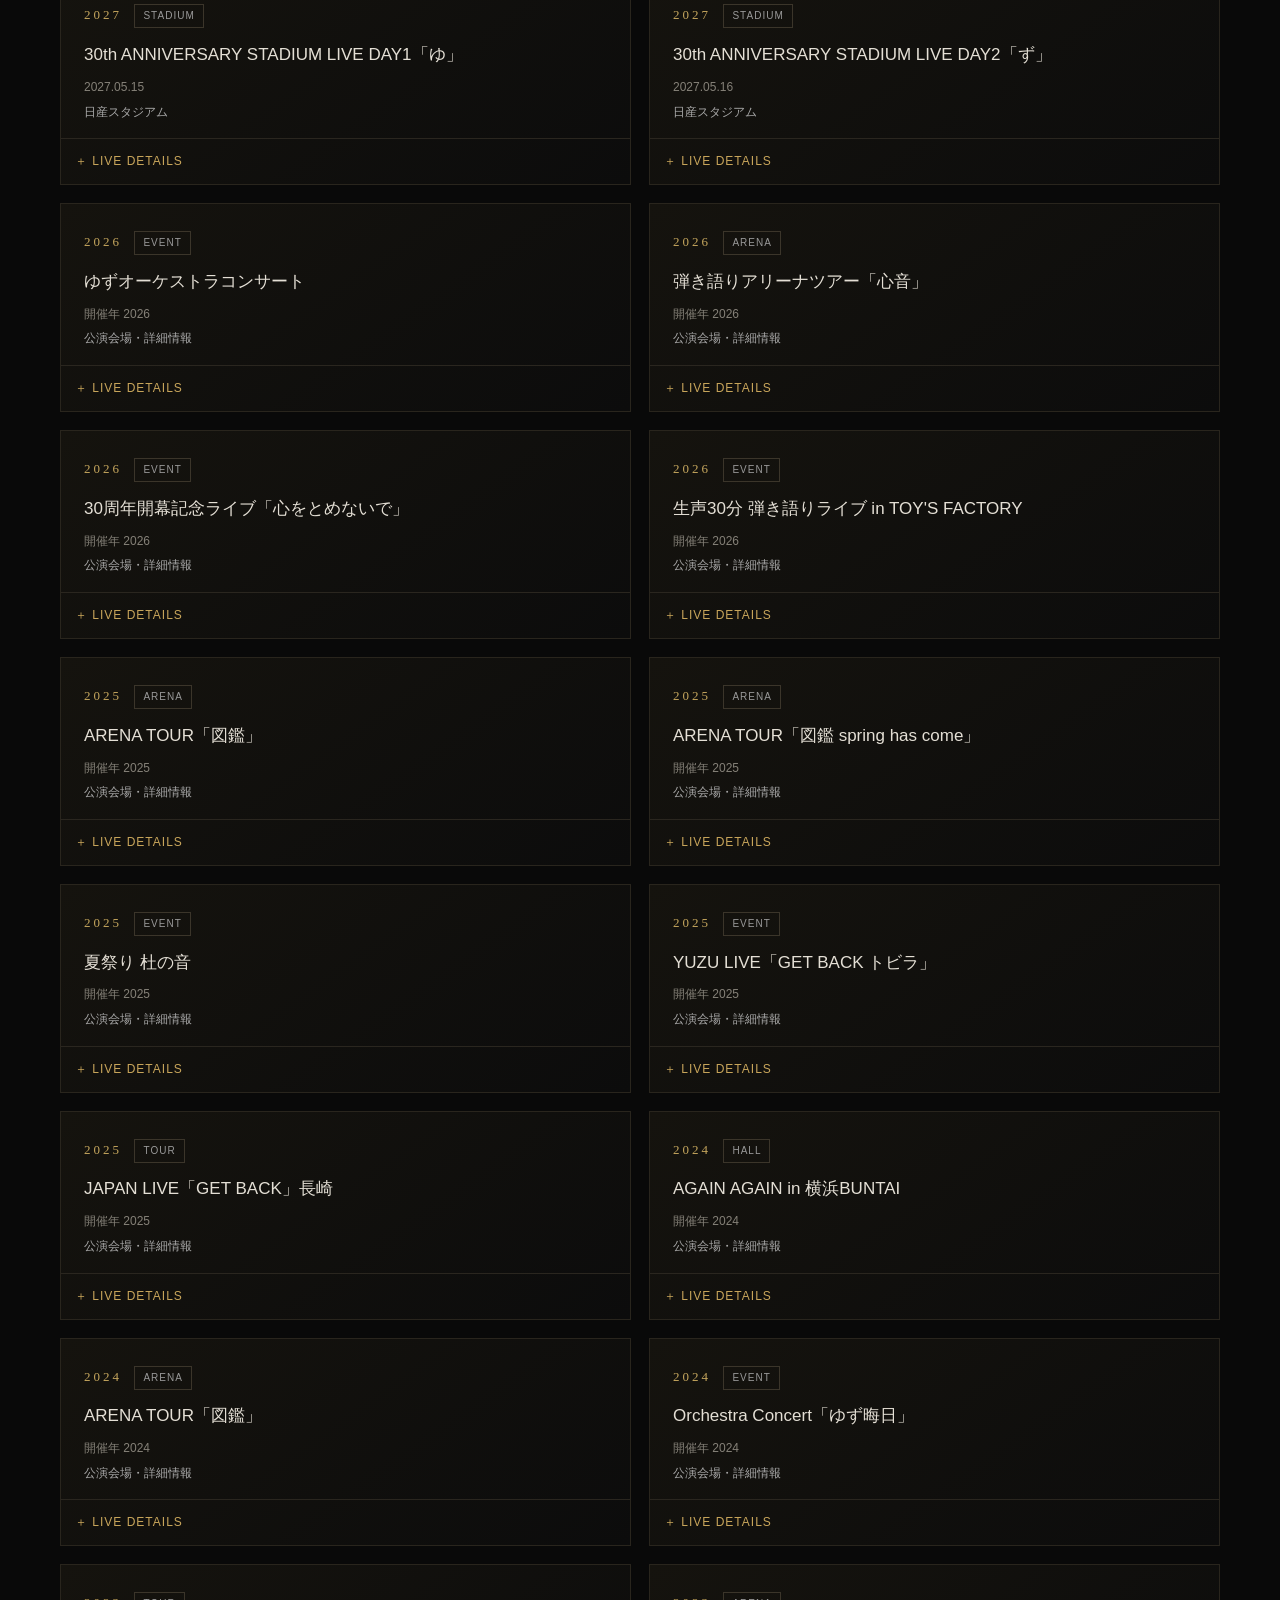
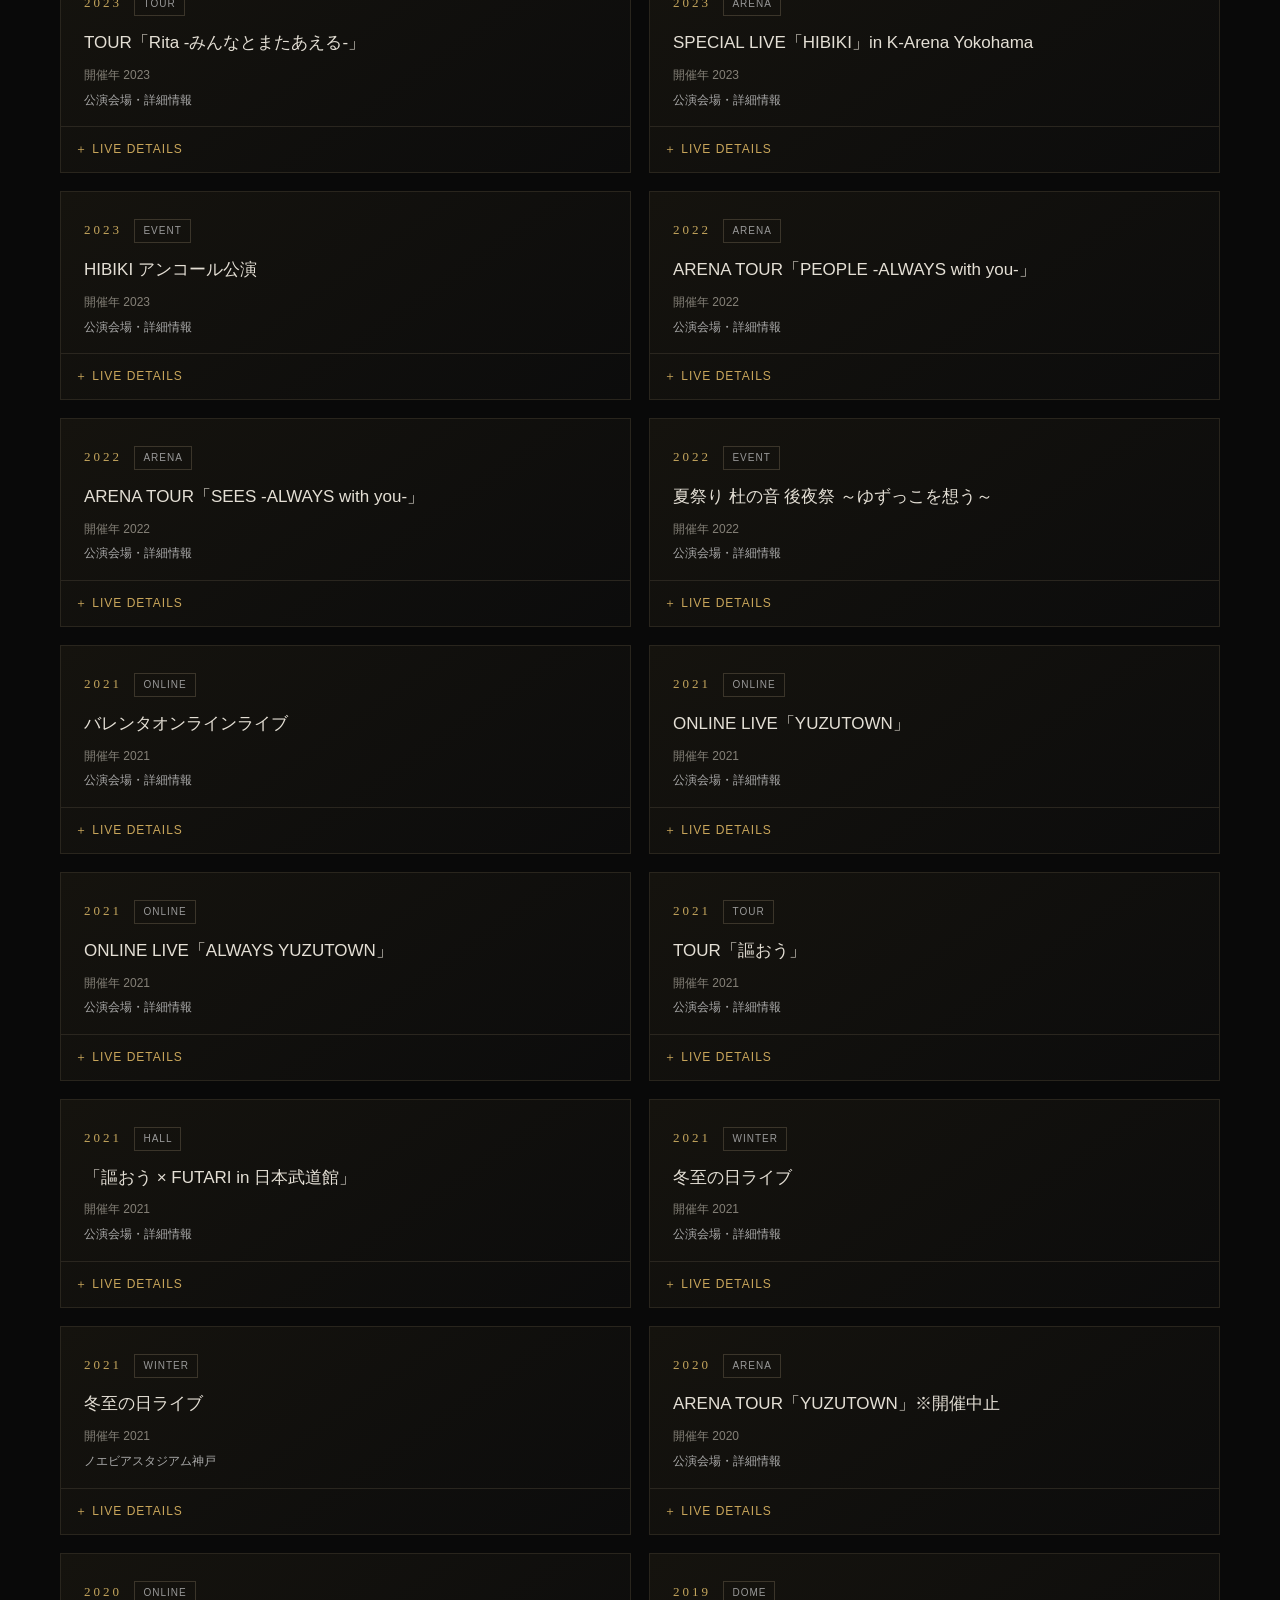
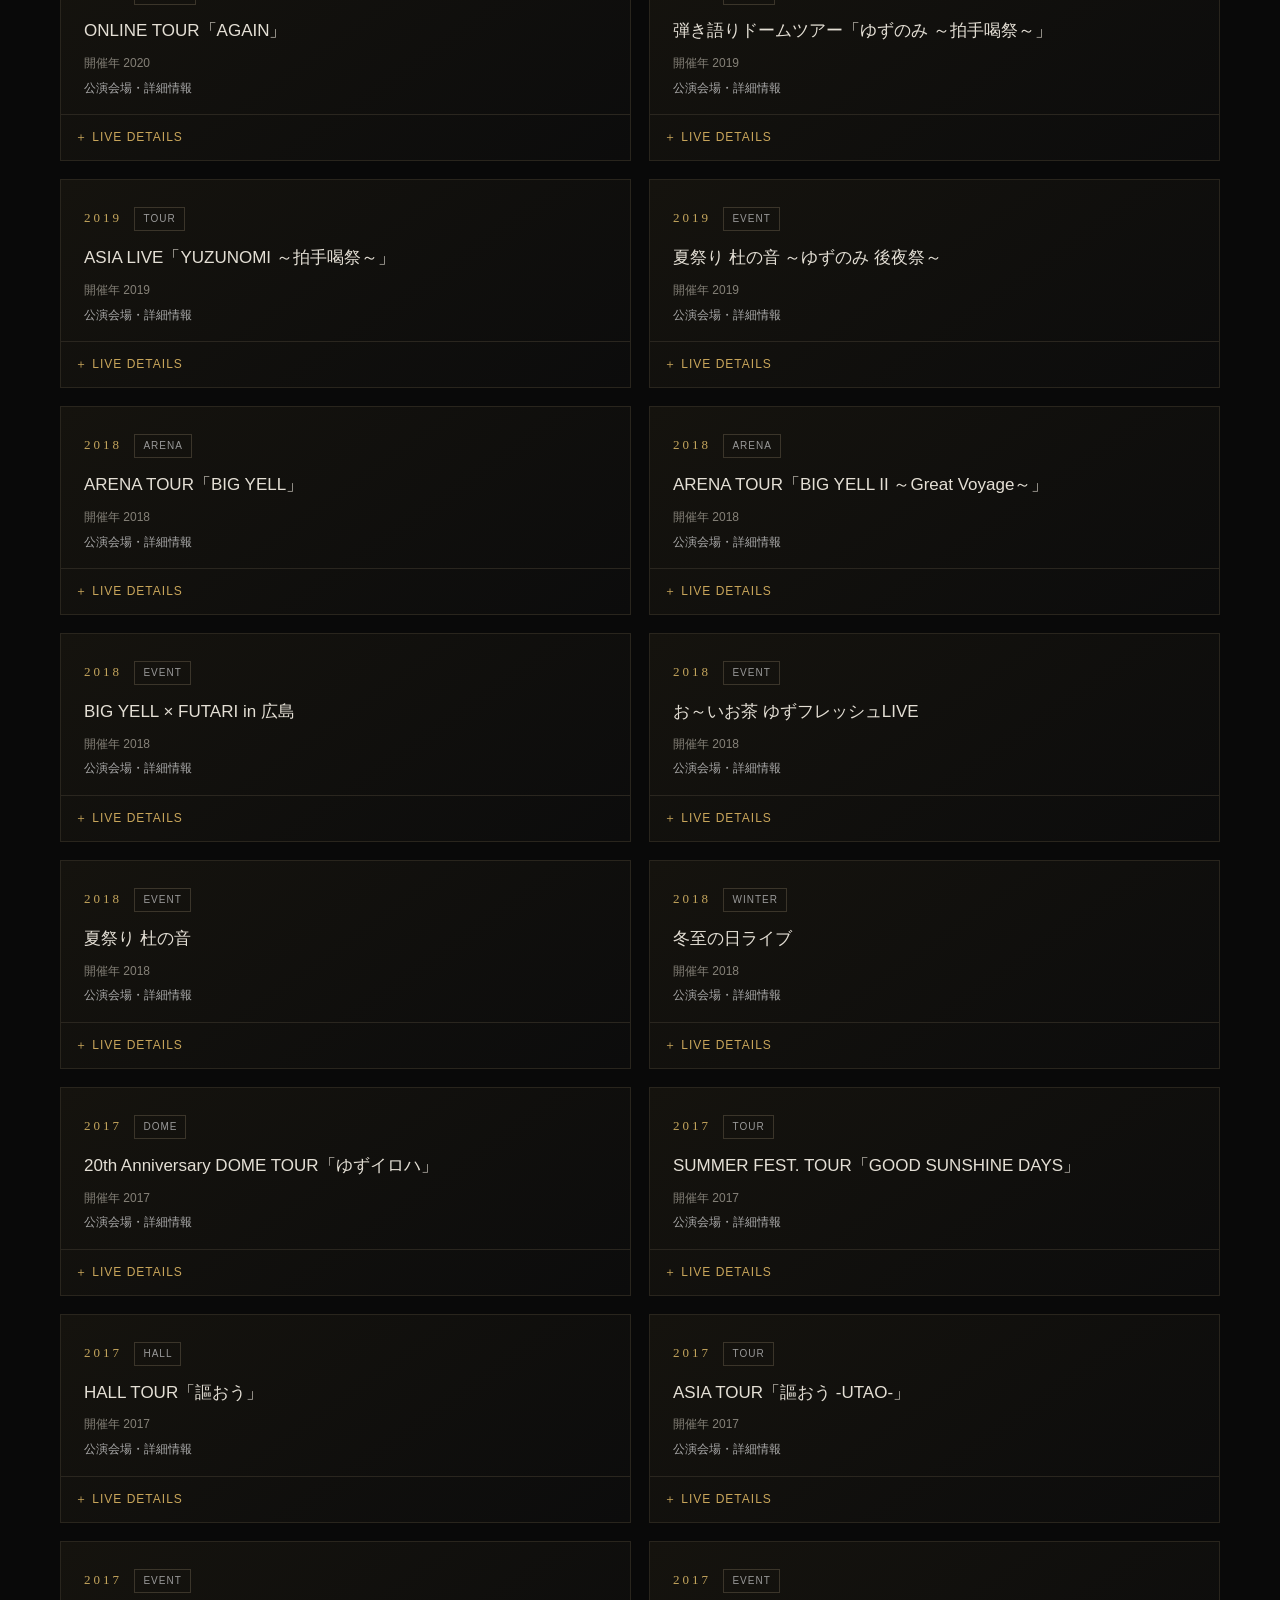
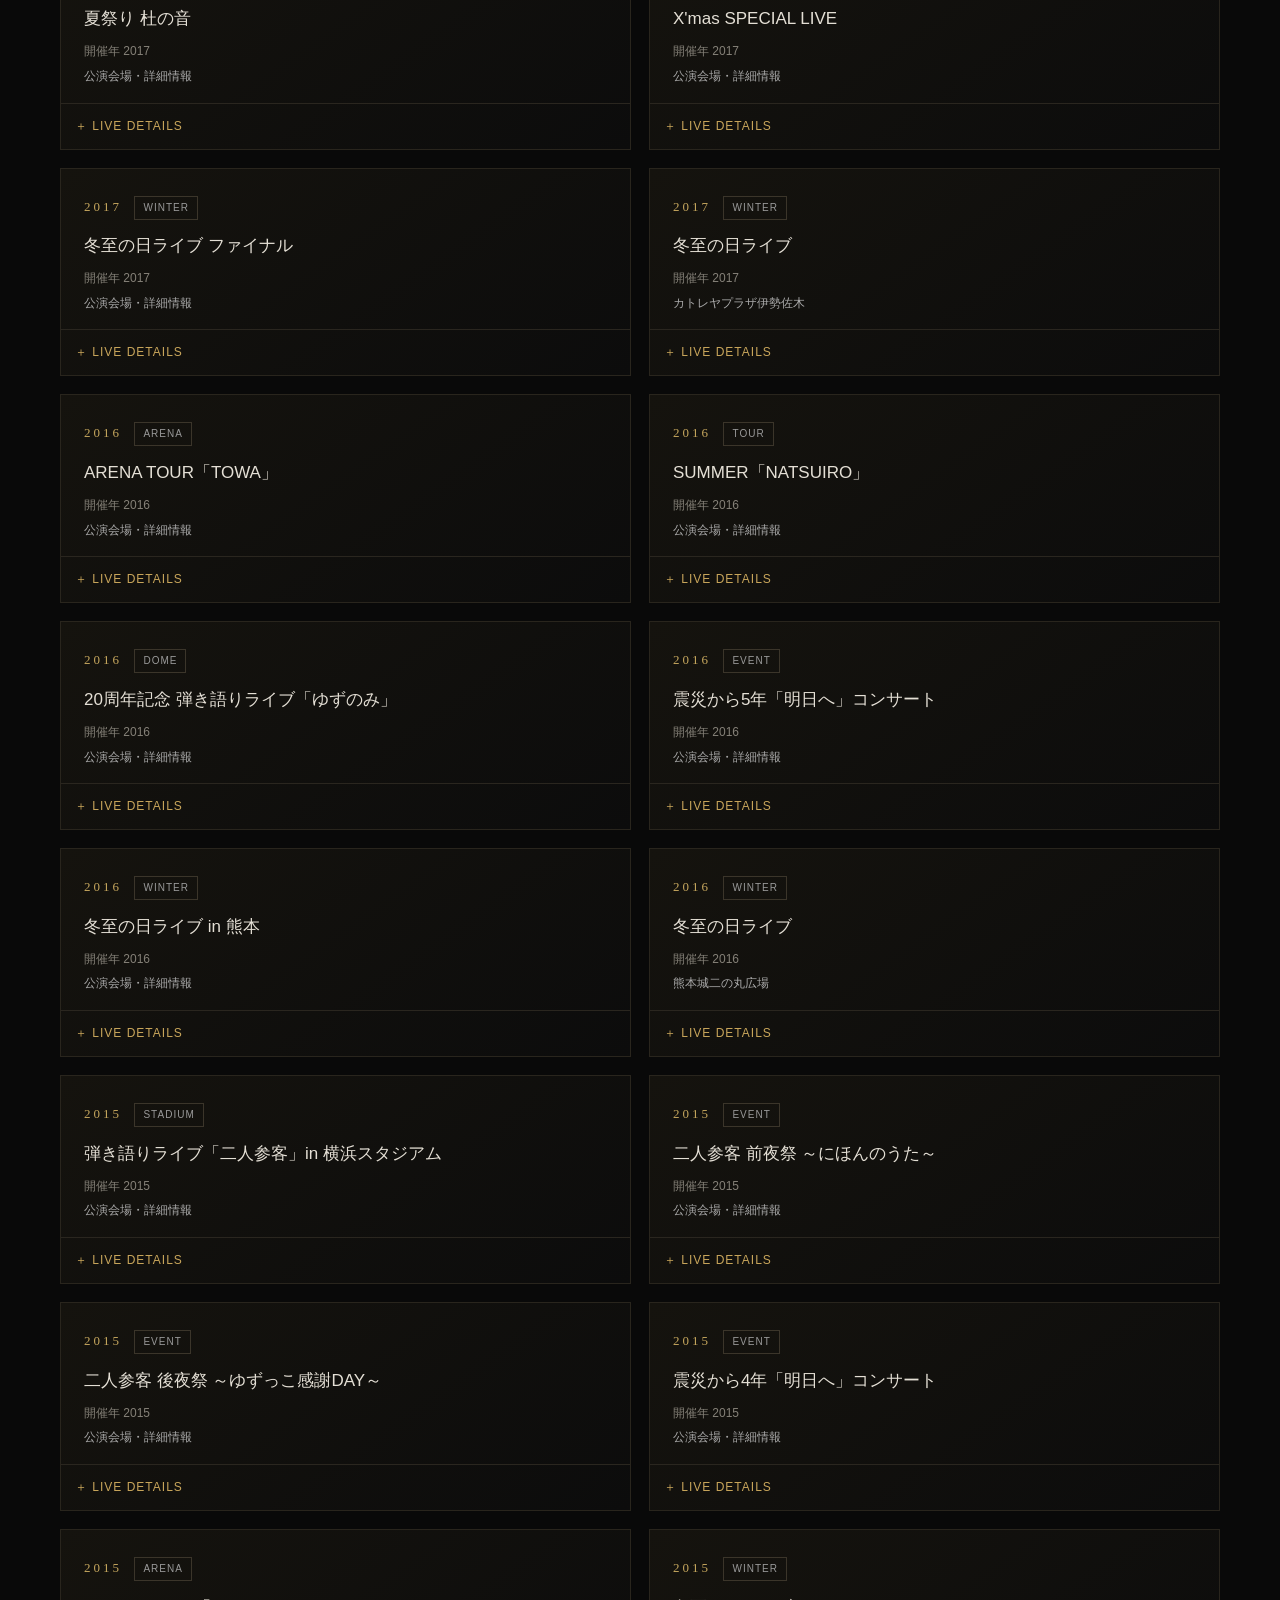
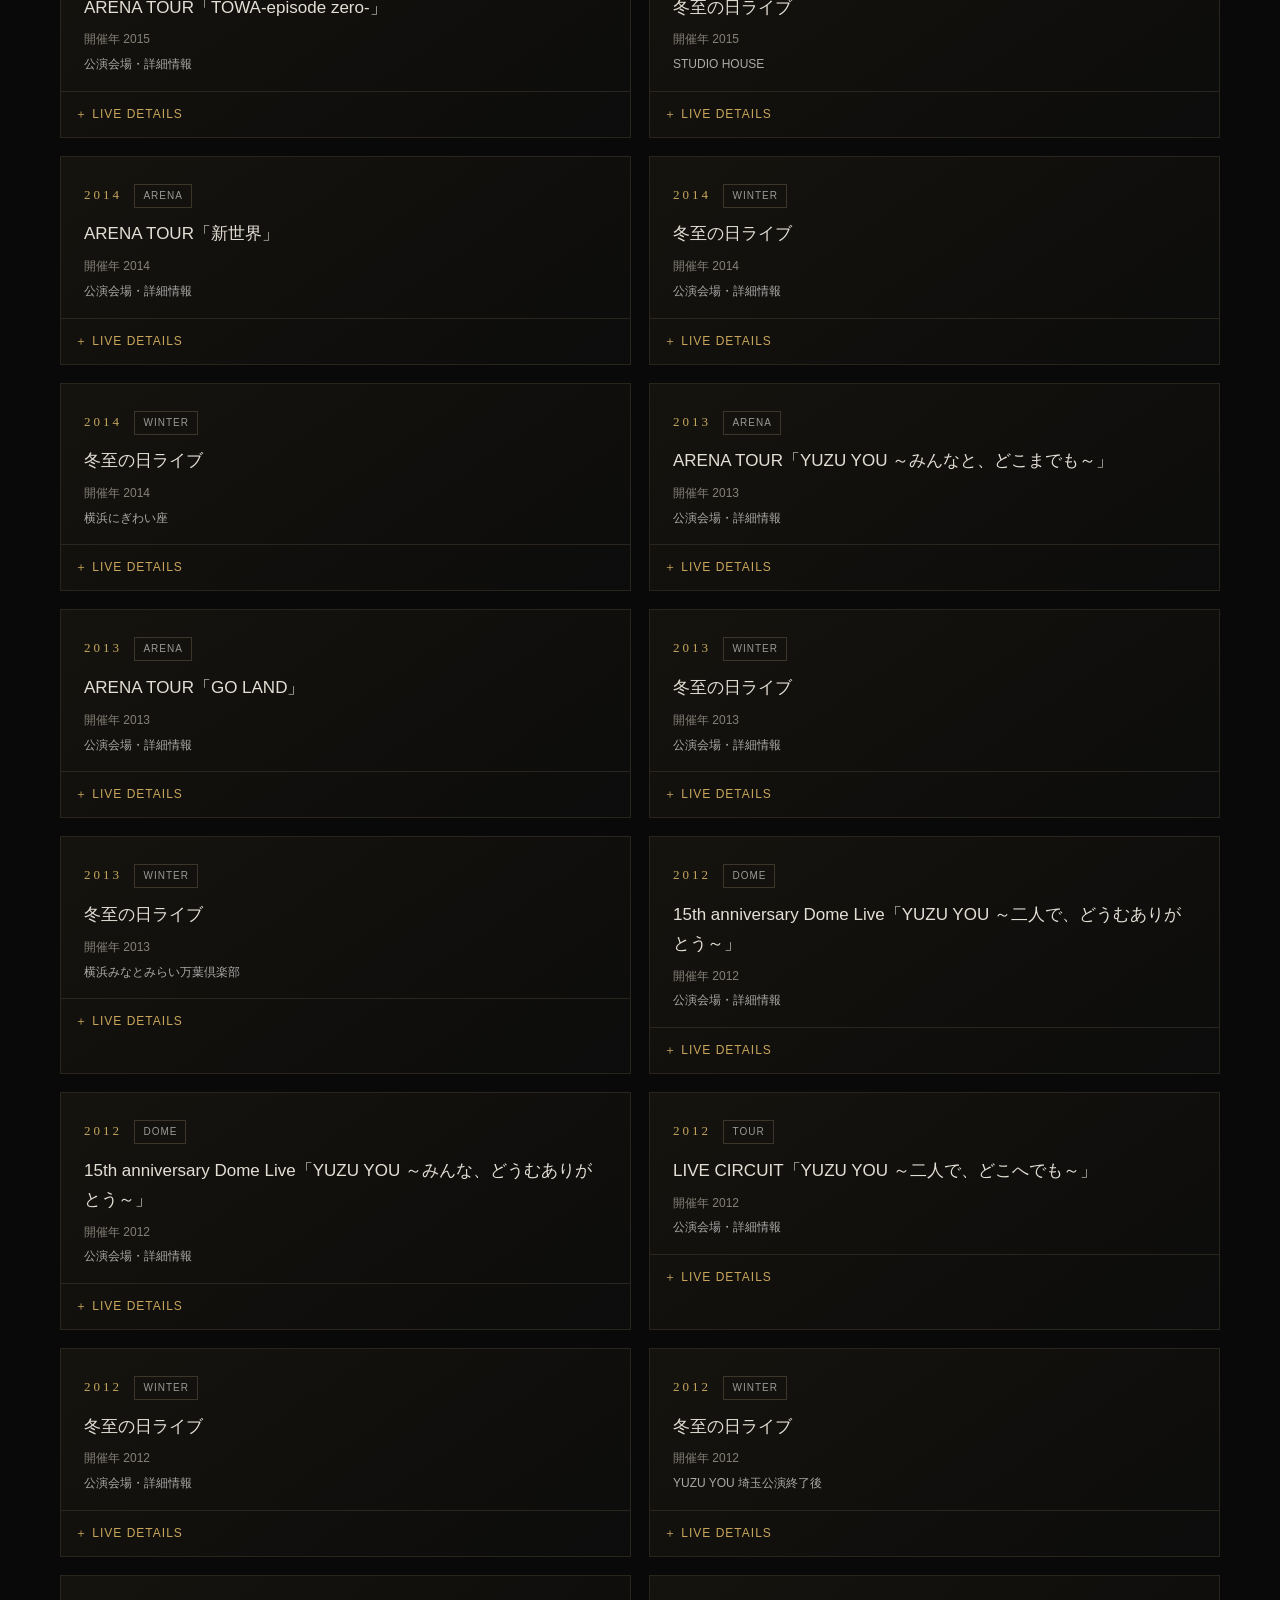
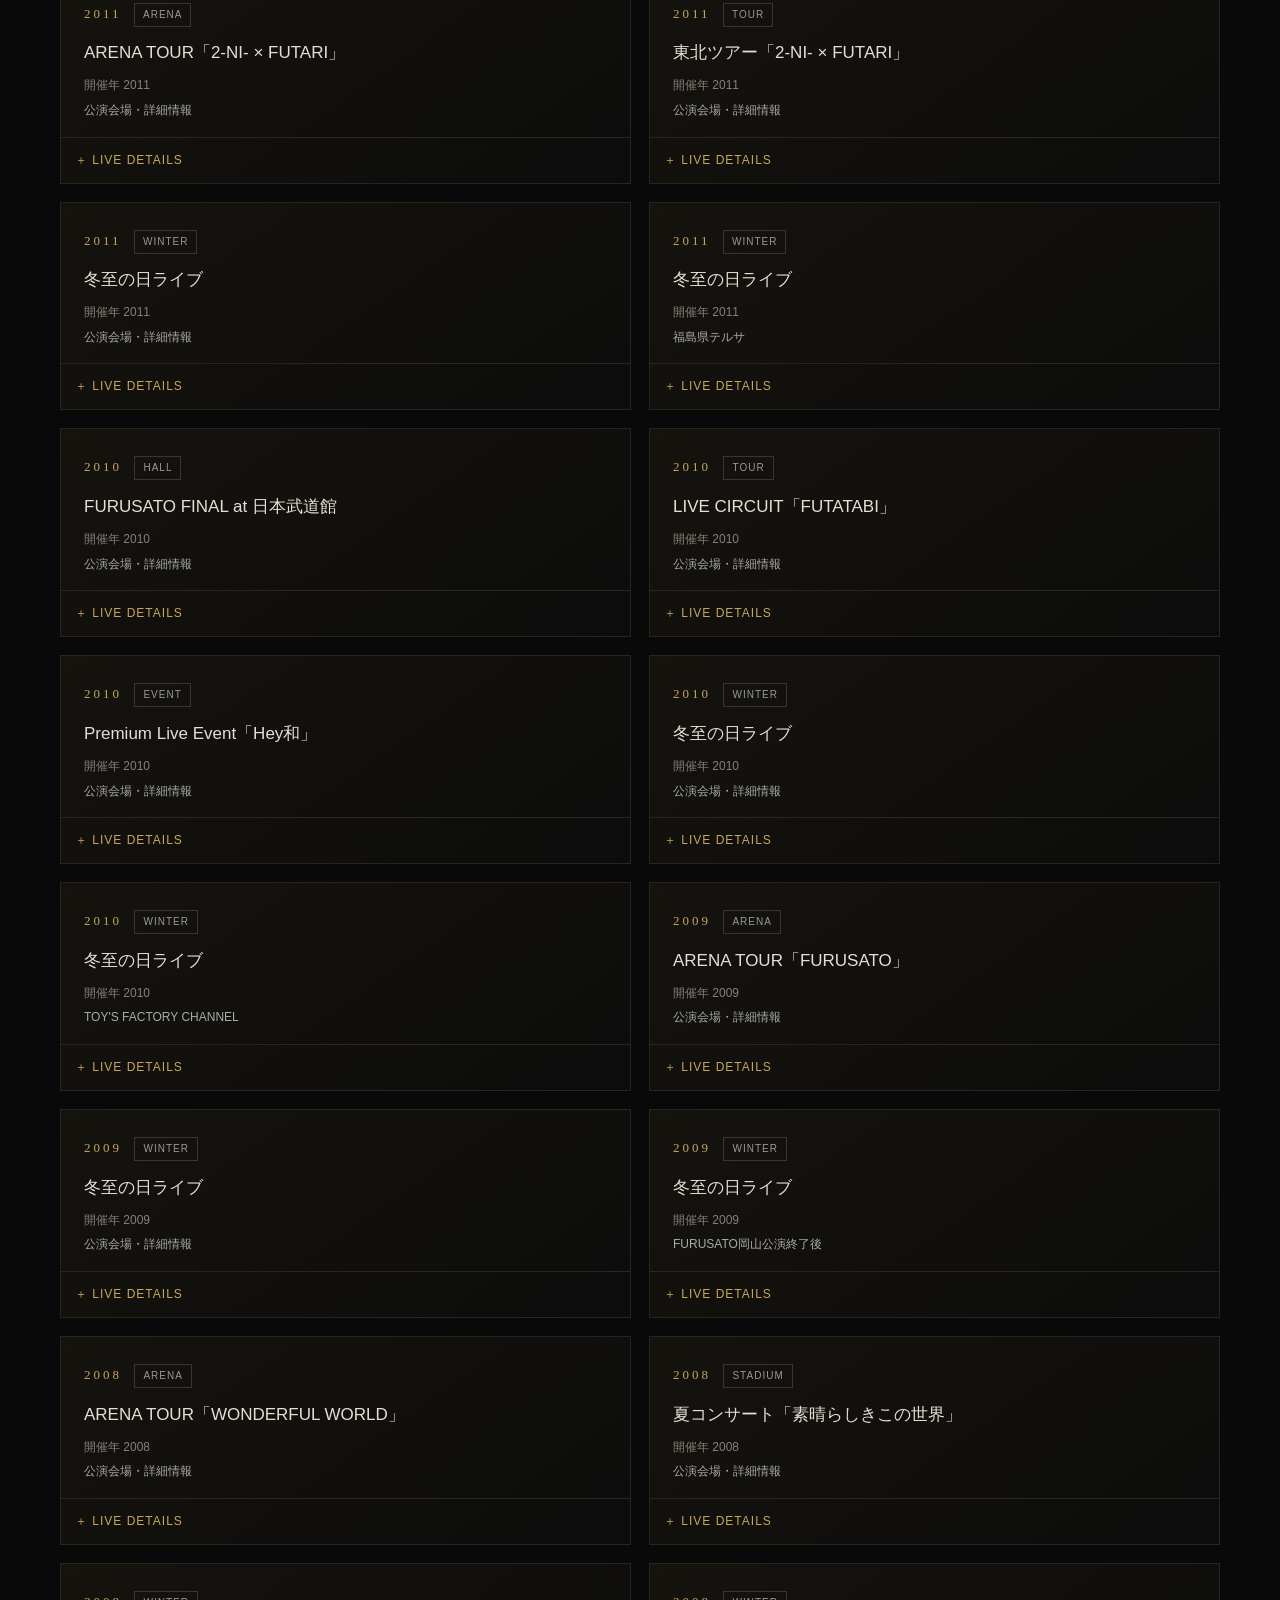
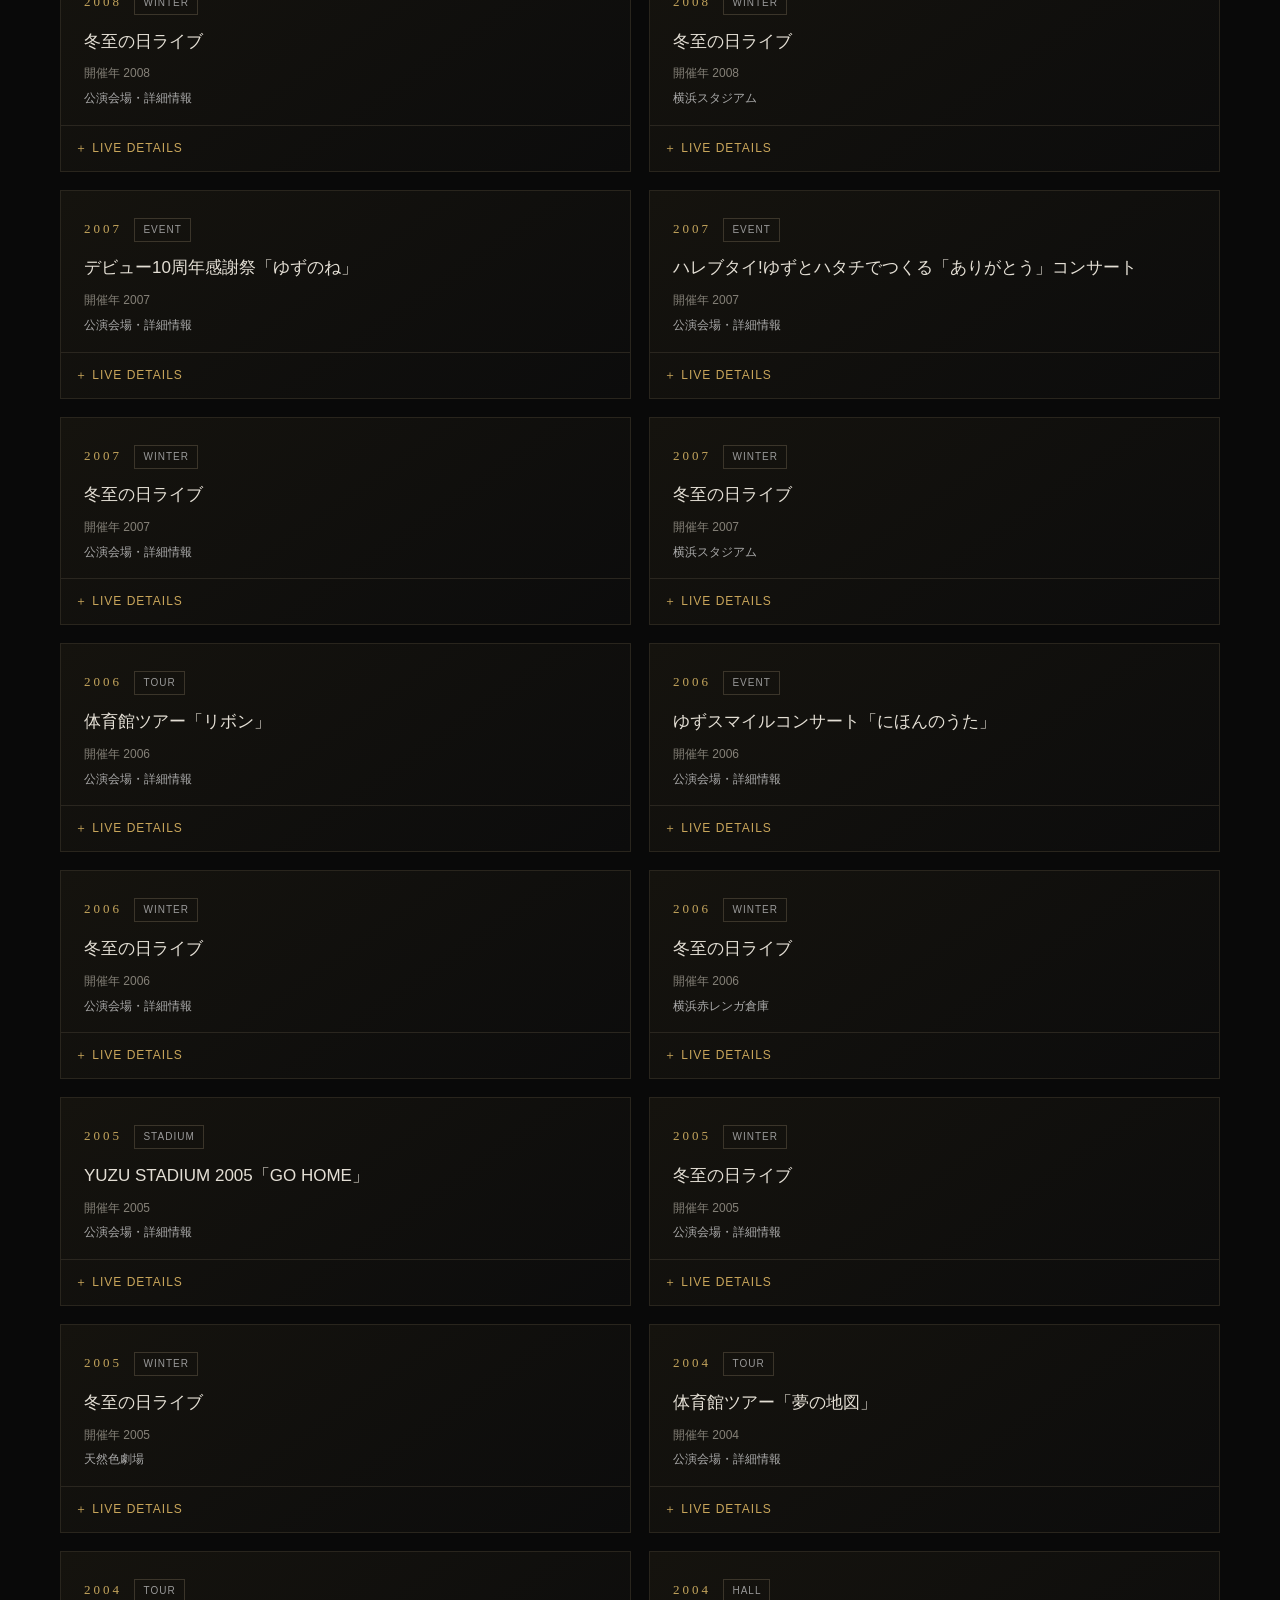
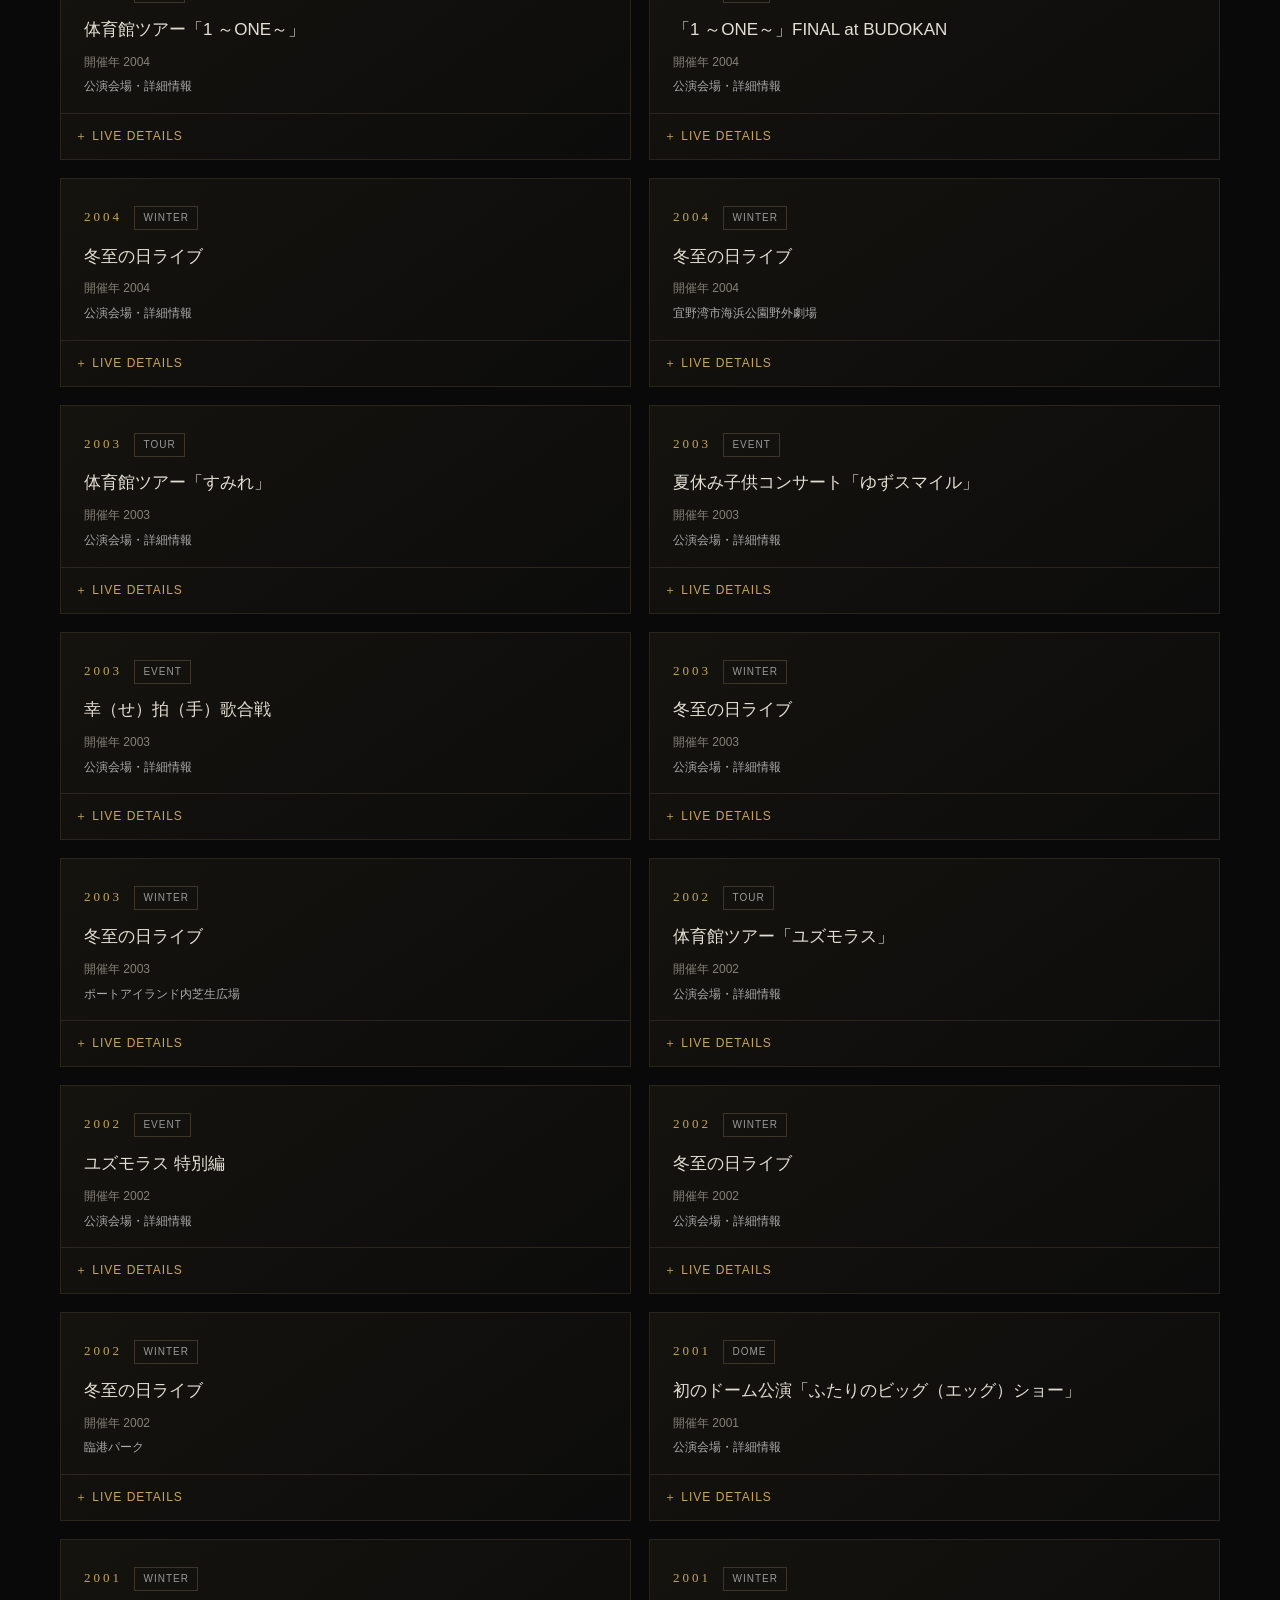
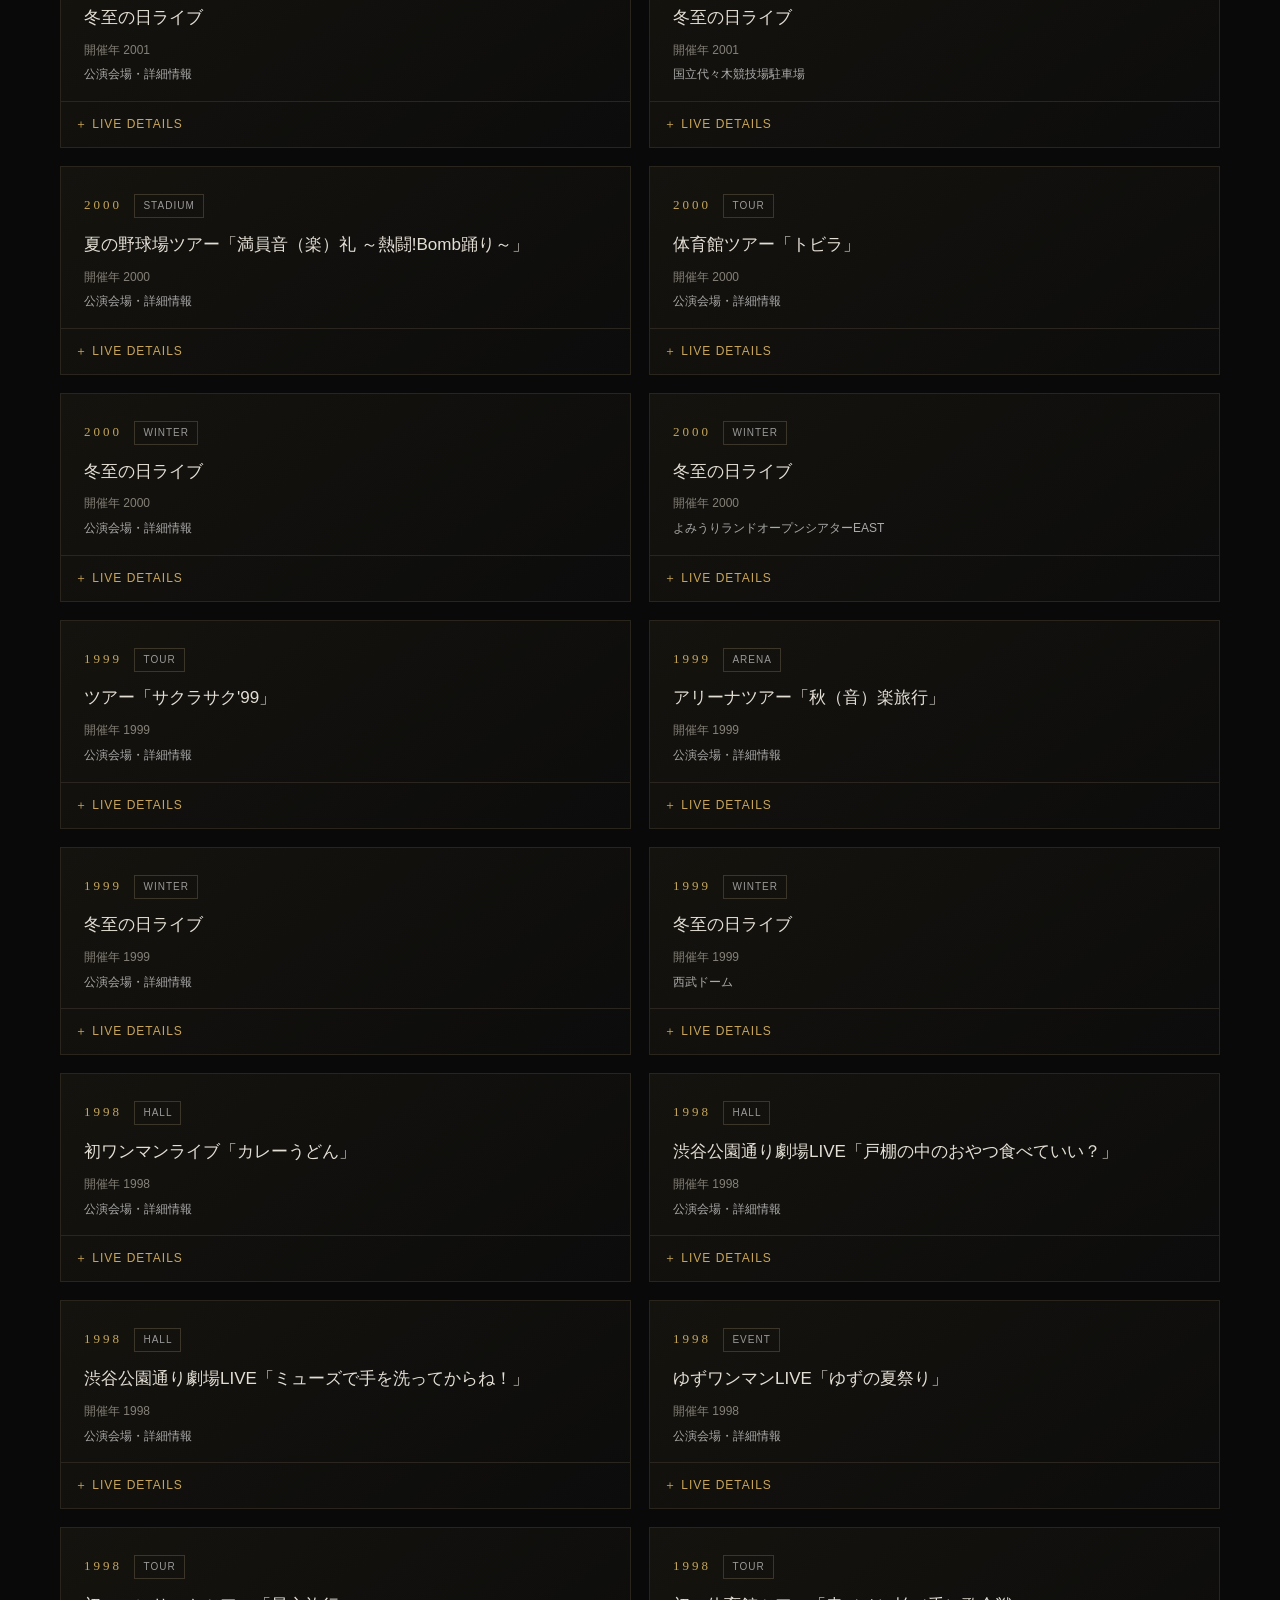
<file: live.html>
<!DOCTYPE html>
<html lang="ja">
<head>
<meta charset="UTF-8">
<meta name="viewport" content="width=device-width, initial-scale=1.0">

<title>LIVE | ゆず大好きな人公式サイト</title>
<meta name="description" content="YUZU LOVERS LIVE HISTORY。ゆずの歴代ライブ・ツアーを年代別に紹介。">

<link rel="icon" href="/favicon.ico">

<style>
* {
  margin: 0;
  padding: 0;
  box-sizing: border-box;
}

body {
  background: #090909;
  color: #f5f1e8;
  font-family: "Noto Sans JP", sans-serif;
  line-height: 1.8;
}

a {
  color: inherit;
  text-decoration: none;
}

header {
  background: linear-gradient(135deg, #090909, #272013, #090909);
  border-bottom: 1px solid #a88b46;
  padding: 25px 20px;
  text-align: center;
}

.logo {
  color: #d4b46a;
  font-family: Georgia, serif;
  font-size: 32px;
  letter-spacing: 5px;
}

.logo-sub {
  font-size: 11px;
  letter-spacing: 4px;
  color: #aaa;
  margin-top: 4px;
}

nav {
  margin-top: 20px;
  display: flex;
  flex-wrap: wrap;
  justify-content: center;
  gap: 22px;
}

nav a {
  font-size: 12px;
  letter-spacing: 2px;
  color: #ddd;
  transition: .3s;
}

nav a:hover,
nav a.active {
  color: #d6b56b;
}

.hero {
  padding: 100px 20px 80px;
  text-align: center;
  background:
    linear-gradient(to bottom, rgba(0,0,0,.4), #090909),
    radial-gradient(circle at center, #57431e 0%, #19140b 42%, #090909 80%);
}

.hero-label {
  color: #d4b46a;
  letter-spacing: 6px;
  font-size: 12px;
}

.hero h1 {
  font-family: Georgia, serif;
  font-size: clamp(42px, 8vw, 88px);
  font-weight: normal;
  letter-spacing: 8px;
  margin: 20px 0;
  color: #e4c77c;
}

.hero p {
  color: #c4c0b7;
  font-size: 14px;
  letter-spacing: 2px;
}

.hero-line {
  width: 100px;
  height: 1px;
  background: #b99a51;
  margin: 30px auto;
}

.hero-description {
  max-width: 700px;
  margin: auto;
  font-size: 13px;
  color: #aaa;
  letter-spacing: 1px;
}

.section {
  max-width: 1200px;
  margin: auto;
  padding: 65px 20px;
}

.section-title {
  text-align: center;
  margin-bottom: 40px;
}

.section-title h2 {
  font-family: Georgia, serif;
  font-weight: normal;
  color: #d6b56b;
  font-size: 34px;
  letter-spacing: 5px;
}

.section-title p {
  color: #888;
  font-size: 12px;
  letter-spacing: 3px;
  margin-top: 5px;
}

.feature {
  border: 1px solid #9a7b3e;
  background: linear-gradient(135deg, #20190c, #0b0b0b 65%);
  padding: 35px 25px;
  text-align: center;
  margin-bottom: 60px;
}

.feature .tag {
  color: #d6b56b;
  font-size: 11px;
  letter-spacing: 4px;
}

.feature h2 {
  font-family: Georgia, serif;
  font-size: clamp(25px, 5vw, 42px);
  color: #e1c77d;
  font-weight: normal;
  margin: 15px 0;
}

.feature p {
  font-size: 13px;
  color: #aaa;
}

.feature a {
  display: inline-block;
  border: 1px solid #b89953;
  padding: 10px 25px;
  margin-top: 20px;
  color: #d6b56b;
  font-size: 12px;
  transition: .3s;
}

.feature a:hover {
  background: #b89953;
  color: #080808;
}

.controls {
  margin: 30px 0;
}

.search-box {
  width: 100%;
  background: #111;
  border: 1px solid #393328;
  color: #eee;
  padding: 15px;
  font-size: 14px;
  outline: none;
}

.search-box:focus {
  border-color: #b89953;
}

.filters {
  display: flex;
  flex-wrap: wrap;
  justify-content: center;
  gap: 9px;
  margin: 20px 0;
}

.filter-btn {
  background: #111;
  border: 1px solid #51432b;
  color: #ccc;
  padding: 8px 15px;
  cursor: pointer;
  font-size: 12px;
  transition: .3s;
}

.filter-btn:hover,
.filter-btn.active {
  background: #b89953;
  color: #090909;
  border-color: #b89953;
}

.year-list {
  display: flex;
  flex-wrap: wrap;
  justify-content: center;
  gap: 8px;
  margin: 25px 0 40px;
}

.year-btn {
  background: transparent;
  color: #aaa;
  border: 1px solid #393329;
  padding: 8px 13px;
  cursor: pointer;
  font-size: 12px;
  transition: .3s;
}

.year-btn:hover,
.year-btn.active {
  color: #d6b56b;
  border-color: #b89953;
}

.results-info {
  color: #8e8a80;
  font-size: 12px;
  margin: 15px 0;
  text-align: right;
}

.live-grid {
  display: grid;
  grid-template-columns: repeat(2, minmax(0, 1fr));
  gap: 18px;
}

.live-card {
  border: 1px solid #29251d;
  background: linear-gradient(145deg, #15130e, #0c0c0c);
  transition: .3s;
  overflow: hidden;
}

.live-card:hover {
  border-color: #8c713c;
  transform: translateY(-3px);
}

.card-top {
  padding: 23px 23px 15px;
}

.card-year {
  color: #c5a65d;
  font-family: Georgia, serif;
  letter-spacing: 3px;
  font-size: 13px;
}

.card-category {
  display: inline-block;
  color: #999;
  border: 1px solid #3b352a;
  padding: 2px 8px;
  font-size: 10px;
  margin-left: 8px;
  letter-spacing: 1px;
}

.card-title {
  color: #e4dfd5;
  font-size: 17px;
  font-weight: 500;
  margin-top: 12px;
  line-height: 1.7;
}

.card-date {
  color: #858178;
  font-size: 12px;
  margin-top: 7px;
}

.card-venue {
  color: #aaa;
  font-size: 12px;
  margin-top: 3px;
}

.detail-btn {
  background: transparent;
  color: #c9a65b;
  border: none;
  border-top: 1px solid #2a261f;
  width: 100%;
  padding: 14px;
  text-align: left;
  cursor: pointer;
  font-size: 12px;
  letter-spacing: 1px;
}

.detail-btn:hover {
  background: #18140d;
}

.detail {
  display: none;
  border-top: 1px solid #2b261d;
  padding: 20px 23px;
  color: #aaa;
  font-size: 13px;
}

.detail.open {
  display: block;
}

.detail div {
  margin-bottom: 8px;
}

.detail strong {
  color: #d0b16a;
  font-weight: normal;
}

.empty {
  display: none;
  text-align: center;
  color: #888;
  padding: 60px 10px;
  grid-column: 1 / -1;
}

.archive-note {
  margin-top: 50px;
  border: 1px solid #332b1e;
  padding: 20px;
  text-align: center;
  color: #888;
  font-size: 12px;
}

footer {
  border-top: 1px solid #29241a;
  padding: 35px 20px;
  text-align: center;
  color: #888;
  background: #070707;
}

footer .footer-logo {
  font-family: Georgia, serif;
  color: #b99a51;
  letter-spacing: 4px;
  font-size: 20px;
}

footer p {
  font-size: 11px;
  margin-top: 8px;
}

@media (max-width: 650px) {
  .live-grid {
    grid-template-columns: 1fr;
  }

  .hero {
    padding: 75px 15px 55px;
  }

  .hero h1 {
    letter-spacing: 4px;
  }

  nav {
    gap: 14px;
  }

  nav a {
    font-size: 10px;
  }

  .section {
    padding: 45px 15px;
  }

  .section-title h2 {
    font-size: 27px;
  }
}
  /* テキスト選択・コピー防止 */
body {
  -webkit-user-select: none;
  -moz-user-select: none;
  -ms-user-select: none;
  user-select: none;
}

/* 入力欄は通常操作可能にする */
input,
textarea {
  -webkit-user-select: text;
  user-select: text;
}

/* 画像のドラッグ防止 */
img {
  -webkit-user-drag: none;
  user-drag: none;
}
</style>
</head>

<body>

<header>
  <div class="logo">YUZU LOVERS</div>
  <div class="logo-sub">ゆず大好きな人公式サイト</div>

  <nav>
    <a href="index.html">HOME</a>
    <a href="news.html">NEWS</a>
    <a href="discography.html">DISCOGRAPHY</a>
    <a href="biography.html">BIOGRAPHY</a>
    <a href="live.html" class="active">LIVE</a>
    <a href="movie.html">MOVIE</a>
  </nav>
</header>

<section class="hero">
  <div class="hero-label">YUZU LIVE ARCHIVE</div>
  <h1>LIVE HISTORY</h1>
  <div class="hero-line"></div>
  <p>1998 — 2027</p>
  <br>
  <div class="hero-description">
    ゆずが歩んできたライブの歴史。<br>
    数々のツアー、ステージ、そして忘れられない瞬間を振り返る。
  </div>
</section>

<main class="section">

  <section class="feature">
    <div class="tag">30th ANNIVERSARY</div>
    <h2>YUZU STADIUM LIVE 2027</h2>
    <p>22年ぶりの日産スタジアム凱旋公演</p>
    <p>DAY1「ゆ」 / DAY2「ず」</p>
    <p>2027.05.15 – 2027.05.16</p>
    <a href="https://yuzu-official.com/pages/30_stadiumlive_2027"
       target="_blank" rel="noopener">
      OFFICIAL SITE ↗
    </a>
  </section>

  <div class="section-title">
    <h2>LIVE ARCHIVE</h2>
    <p>歴代ライブ・ツアー一覧</p>
  </div>

  <div class="controls">
    <input
      type="search"
      id="search"
      class="search-box"
      placeholder="ライブ・ツアー名を検索..."
    >

    <div class="filters" id="filters">
      <button class="filter-btn active" data-category="ALL">ALL</button>
      <button class="filter-btn" data-category="TOUR">TOUR</button>
      <button class="filter-btn" data-category="ARENA">ARENA</button>
      <button class="filter-btn" data-category="DOME">DOME</button>
      <button class="filter-btn" data-category="STADIUM">STADIUM</button>
      <button class="filter-btn" data-category="HALL">HALL</button>
      <button class="filter-btn" data-category="EVENT">EVENT</button>
      <button class="filter-btn" data-category="ONLINE">ONLINE</button>
      <button class="filter-btn" data-category="WINTER">冬至の日</button>
    </div>

    <div class="year-list" id="years"></div>
  </div>

  <div class="results-info" id="results"></div>

  <div class="live-grid" id="liveGrid">
    <div class="empty" id="empty">
      該当するライブが見つかりませんでした。
    </div>
  </div>

  <div class="archive-note">
    <p>YUZU LIVE HISTORY</p>
    <p>1998 – 2027</p>
    <p>※公演情報は随時追加・確認・更新予定です。</p>
  </div>
</main>

<footer>
  <div class="footer-logo">YUZU LOVERS</div>
  <p>ゆず大好きな人公式サイト</p>
  <p>© YUZU LOVERS</p>
</footer>

<script>
const lives = [

/* ================= 1990年代 ================= */
{year:1998,title:"初ワンマンライブ「カレーうどん」",category:"HALL"},
{year:1998,title:"渋谷公園通り劇場LIVE「戸棚の中のおやつ食べていい？」",category:"HALL"},
{year:1998,title:"渋谷公園通り劇場LIVE「ミューズで手を洗ってからね！」",category:"HALL"},
{year:1998,title:"ゆずワンマンLIVE「ゆずの夏祭り」",category:"EVENT"},
{year:1998,title:"初のコンサートツアー「昇心旅行」",category:"TOUR"},
{year:1998,title:"初の体育館ツアー「幸（せ）拍（手）歌合戦」",category:"TOUR"},
{year:1999,title:"ツアー「サクラサク'99」",category:"TOUR"},
{year:1999,title:"アリーナツアー「秋（音）楽旅行」",category:"ARENA"},
{year:1999,title:"冬至の日ライブ",category:"WINTER"},

/* ================= 2000年代 ================= */
{year:2000,title:"夏の野球場ツアー「満員音（楽）礼 ～熱闘!Bomb踊り～」",category:"STADIUM"},
{year:2000,title:"体育館ツアー「トビラ」",category:"TOUR"},
{year:2000,title:"冬至の日ライブ",category:"WINTER"},

{year:2001,title:"初のドーム公演「ふたりのビッグ（エッグ）ショー」",category:"DOME"},
{year:2001,title:"冬至の日ライブ",category:"WINTER"},

{year:2002,title:"体育館ツアー「ユズモラス」",category:"TOUR"},
{year:2002,title:"ユズモラス 特別編",category:"EVENT"},
{year:2002,title:"冬至の日ライブ",category:"WINTER"},

{year:2003,title:"体育館ツアー「すみれ」",category:"TOUR"},
{year:2003,title:"夏休み子供コンサート「ゆずスマイル」",category:"EVENT"},
{year:2003,title:"幸（せ）拍（手）歌合戦",category:"EVENT"},
{year:2003,title:"冬至の日ライブ",category:"WINTER"},

{year:2004,title:"体育館ツアー「夢の地図」",category:"TOUR"},
{year:2004,title:"体育館ツアー「1 ～ONE～」",category:"TOUR"},
{year:2004,title:"「1 ～ONE～」FINAL at BUDOKAN",category:"HALL"},
{year:2004,title:"冬至の日ライブ",category:"WINTER"},

{year:2005,title:"YUZU STADIUM 2005「GO HOME」",category:"STADIUM"},
{year:2005,title:"冬至の日ライブ",category:"WINTER"},

{year:2006,title:"体育館ツアー「リボン」",category:"TOUR"},
{year:2006,title:"ゆずスマイルコンサート「にほんのうた」",category:"EVENT"},
{year:2006,title:"冬至の日ライブ",category:"WINTER"},

{year:2007,title:"デビュー10周年感謝祭「ゆずのね」",category:"EVENT"},
{year:2007,title:"ハレブタイ!ゆずとハタチでつくる「ありがとう」コンサート",category:"EVENT"},
{year:2007,title:"冬至の日ライブ",category:"WINTER"},

{year:2008,title:"ARENA TOUR「WONDERFUL WORLD」",category:"ARENA"},
{year:2008,title:"夏コンサート「素晴らしきこの世界」",category:"STADIUM"},
{year:2008,title:"冬至の日ライブ",category:"WINTER"},

{year:2009,title:"ARENA TOUR「FURUSATO」",category:"ARENA"},
{year:2009,title:"冬至の日ライブ",category:"WINTER"},

/* ================= 2010年代 ================= */
{year:2010,title:"FURUSATO FINAL at 日本武道館",category:"HALL"},
{year:2010,title:"LIVE CIRCUIT「FUTATABI」",category:"TOUR"},
{year:2010,title:"Premium Live Event「Hey和」",category:"EVENT"},
{year:2010,title:"冬至の日ライブ",category:"WINTER"},

{year:2011,title:"ARENA TOUR「2-NI- × FUTARI」",category:"ARENA"},
{year:2011,title:"東北ツアー「2-NI- × FUTARI」",category:"TOUR"},
{year:2011,title:"冬至の日ライブ",category:"WINTER"},

{year:2012,title:"15th anniversary Dome Live「YUZU YOU ～二人で、どうむありがとう～」",category:"DOME"},
{year:2012,title:"15th anniversary Dome Live「YUZU YOU ～みんな、どうむありがとう～」",category:"DOME"},
{year:2012,title:"LIVE CIRCUIT「YUZU YOU ～二人で、どこへでも～」",category:"TOUR"},
{year:2012,title:"冬至の日ライブ",category:"WINTER"},

{year:2013,title:"ARENA TOUR「YUZU YOU ～みんなと、どこまでも～」",category:"ARENA"},
{year:2013,title:"ARENA TOUR「GO LAND」",category:"ARENA"},
{year:2013,title:"冬至の日ライブ",category:"WINTER"},

{year:2014,title:"ARENA TOUR「新世界」",category:"ARENA"},
{year:2014,title:"冬至の日ライブ",category:"WINTER"},

{year:2015,title:"弾き語りライブ「二人参客」in 横浜スタジアム",category:"STADIUM"},
{year:2015,title:"二人参客 前夜祭 ～にほんのうた～",category:"EVENT"},
{year:2015,title:"二人参客 後夜祭 ～ゆずっこ感謝DAY～",category:"EVENT"},
{year:2015,title:"震災から4年「明日へ」コンサート",category:"EVENT"},
{year:2015,title:"ARENA TOUR「TOWA-episode zero-」",category:"ARENA"},

{year:2016,title:"ARENA TOUR「TOWA」",category:"ARENA"},
{year:2016,title:"SUMMER「NATSUIRO」",category:"TOUR"},
{year:2016,title:"20周年記念 弾き語りライブ「ゆずのみ」",category:"DOME"},
{year:2016,title:"震災から5年「明日へ」コンサート",category:"EVENT"},
{year:2016,title:"冬至の日ライブ in 熊本",category:"WINTER"},

{year:2017,title:"20th Anniversary DOME TOUR「ゆずイロハ」",category:"DOME"},
{year:2017,title:"SUMMER FEST. TOUR「GOOD SUNSHINE DAYS」",category:"TOUR"},
{year:2017,title:"HALL TOUR「謳おう」",category:"HALL"},
{year:2017,title:"ASIA TOUR「謳おう -UTAO-」",category:"TOUR"},
{year:2017,title:"夏祭り 杜の音",category:"EVENT"},
{year:2017,title:"X'mas SPECIAL LIVE",category:"EVENT"},
{year:2017,title:"冬至の日ライブ ファイナル",category:"WINTER"},

{year:2018,title:"ARENA TOUR「BIG YELL」",category:"ARENA"},
{year:2018,title:"ARENA TOUR「BIG YELL II ～Great Voyage～」",category:"ARENA"},
{year:2018,title:"BIG YELL × FUTARI in 広島",category:"EVENT"},
{year:2018,title:"お～いお茶 ゆずフレッシュLIVE",category:"EVENT"},
{year:2018,title:"夏祭り 杜の音",category:"EVENT"},
{year:2018,title:"冬至の日ライブ",category:"WINTER"},

{year:2019,title:"弾き語りドームツアー「ゆずのみ ～拍手喝祭～」",category:"DOME"},
{year:2019,title:"ASIA LIVE「YUZUNOMI ～拍手喝祭～」",category:"TOUR"},
{year:2019,title:"夏祭り 杜の音 ～ゆずのみ 後夜祭～",category:"EVENT"},

/* ================= 2020年代 ================= */
{year:2020,title:"ARENA TOUR「YUZUTOWN」※開催中止",category:"ARENA"},
{year:2020,title:"ONLINE TOUR「AGAIN」",category:"ONLINE"},

{year:2021,title:"バレンタオンラインライブ",category:"ONLINE"},
{year:2021,title:"ONLINE LIVE「YUZUTOWN」",category:"ONLINE"},
{year:2021,title:"ONLINE LIVE「ALWAYS YUZUTOWN」",category:"ONLINE"},
{year:2021,title:"TOUR「謳おう」",category:"TOUR"},
{year:2021,title:"「謳おう × FUTARI in 日本武道館」",category:"HALL"},
{year:2021,title:"冬至の日ライブ",category:"WINTER"},

{year:2022,title:"ARENA TOUR「PEOPLE -ALWAYS with you-」",category:"ARENA"},
{year:2022,title:"ARENA TOUR「SEES -ALWAYS with you-」",category:"ARENA"},
{year:2022,title:"夏祭り 杜の音 後夜祭 ～ゆずっこを想う～",category:"EVENT"},

{year:2023,title:"TOUR「Rita -みんなとまたあえる-」",category:"TOUR"},
{year:2023,title:"SPECIAL LIVE「HIBIKI」in K-Arena Yokohama",category:"ARENA"},
{year:2023,title:"HIBIKI アンコール公演",category:"EVENT"},

{year:2024,title:"AGAIN AGAIN in 横浜BUNTAI",category:"HALL"},
{year:2024,title:"ARENA TOUR「図鑑」",category:"ARENA"},
{year:2024,title:"Orchestra Concert「ゆず晦日」",category:"EVENT"},

{year:2025,title:"ARENA TOUR「図鑑」",category:"ARENA"},
{year:2025,title:"ARENA TOUR「図鑑 spring has come」",category:"ARENA"},
{year:2025,title:"夏祭り 杜の音",category:"EVENT"},
{year:2025,title:"YUZU LIVE「GET BACK トビラ」",category:"EVENT"},
{year:2025,title:"JAPAN LIVE「GET BACK」長崎",category:"TOUR"},

{year:2026,title:"ゆずオーケストラコンサート",category:"EVENT"},
{year:2026,title:"弾き語りアリーナツアー「心音」",category:"ARENA"},
{year:2026,title:"30周年開幕記念ライブ「心をとめないで」",category:"EVENT"},
{year:2026,title:"生声30分 弾き語りライブ in TOY'S FACTORY",category:"EVENT"},

{year:2027,title:"30th ANNIVERSARY STADIUM LIVE DAY1「ゆ」",category:"STADIUM",date:"2027.05.15",venue:"日産スタジアム"},
{year:2027,title:"30th ANNIVERSARY STADIUM LIVE DAY2「ず」",category:"STADIUM",date:"2027.05.16",venue:"日産スタジアム"}

];

/* 冬至の日ライブ追加データ */
const winterLives = [
{year:1997,title:"冬至の日ライブ",category:"WINTER",venue:"横浜大通り公園"},
{year:1998,title:"冬至の日ライブ",category:"WINTER",venue:"代々木第一体育館駐車場"},
{year:1999,title:"冬至の日ライブ",category:"WINTER",venue:"西武ドーム"},
{year:2000,title:"冬至の日ライブ",category:"WINTER",venue:"よみうりランドオープンシアターEAST"},
{year:2001,title:"冬至の日ライブ",category:"WINTER",venue:"国立代々木競技場駐車場"},
{year:2002,title:"冬至の日ライブ",category:"WINTER",venue:"臨港パーク"},
{year:2003,title:"冬至の日ライブ",category:"WINTER",venue:"ポートアイランド内芝生広場"},
{year:2004,title:"冬至の日ライブ",category:"WINTER",venue:"宜野湾市海浜公園野外劇場"},
{year:2005,title:"冬至の日ライブ",category:"WINTER",venue:"天然色劇場"},
{year:2006,title:"冬至の日ライブ",category:"WINTER",venue:"横浜赤レンガ倉庫"},
{year:2007,title:"冬至の日ライブ",category:"WINTER",venue:"横浜スタジアム"},
{year:2008,title:"冬至の日ライブ",category:"WINTER",venue:"横浜スタジアム"},
{year:2009,title:"冬至の日ライブ",category:"WINTER",venue:"FURUSATO岡山公演終了後"},
{year:2010,title:"冬至の日ライブ",category:"WINTER",venue:"TOY'S FACTORY CHANNEL"},
{year:2011,title:"冬至の日ライブ",category:"WINTER",venue:"福島県テルサ"},
{year:2012,title:"冬至の日ライブ",category:"WINTER",venue:"YUZU YOU 埼玉公演終了後"},
{year:2013,title:"冬至の日ライブ",category:"WINTER",venue:"横浜みなとみらい万葉倶楽部"},
{year:2014,title:"冬至の日ライブ",category:"WINTER",venue:"横浜にぎわい座"},
{year:2015,title:"冬至の日ライブ",category:"WINTER",venue:"STUDIO HOUSE"},
{year:2016,title:"冬至の日ライブ",category:"WINTER",venue:"熊本城二の丸広場"},
{year:2017,title:"冬至の日ライブ",category:"WINTER",venue:"カトレヤプラザ伊勢佐木"},
{year:2021,title:"冬至の日ライブ",category:"WINTER",venue:"ノエビアスタジアム神戸"}
];

lives.push(...winterLives);

/* ================= 表示機能 ================= */

const grid = document.getElementById("liveGrid");
const search = document.getElementById("search");
const yearArea = document.getElementById("years");
const results = document.getElementById("results");
const empty = document.getElementById("empty");

let selectedYear = "ALL";
let selectedCategory = "ALL";

const years = [...new Set(lives.map(l => l.year))].sort((a,b) => b-a);

years.forEach(year => {
  const btn = document.createElement("button");
  btn.className = "year-btn";
  btn.textContent = year;
  btn.dataset.year = year;

  btn.onclick = () => {
    selectedYear = selectedYear === String(year) ? "ALL" : String(year);
    update();
  };

  yearArea.appendChild(btn);
});

document.querySelectorAll(".filter-btn").forEach(btn => {
  btn.onclick = () => {
    selectedCategory = btn.dataset.category;

    document.querySelectorAll(".filter-btn").forEach(b => {
      b.classList.remove("active");
    });

    btn.classList.add("active");
    update();
  };
});

search.addEventListener("input", update);

function update() {
  const keyword = search.value.trim().toLowerCase();

  const filtered = lives.filter(l => {
    const yearMatch =
      selectedYear === "ALL" || String(l.year) === selectedYear;

    const categoryMatch =
      selectedCategory === "ALL" || l.category === selectedCategory;

    const keywordMatch =
      `${l.title} ${l.year} ${l.category} ${l.venue || ""}`
        .toLowerCase()
        .includes(keyword);

    return yearMatch && categoryMatch && keywordMatch;
  });

  grid.innerHTML = "";
  grid.appendChild(empty);

  empty.style.display = filtered.length === 0 ? "block" : "none";

  results.textContent = `${filtered.length} LIVE RECORDS`;

  document.querySelectorAll(".year-btn").forEach(btn => {
    btn.classList.toggle("active", btn.dataset.year === selectedYear);
  });

  filtered.sort((a,b) => b.year - a.year);

  filtered.forEach((live, index) => {
    const card = document.createElement("article");
    card.className = "live-card";

    const date = live.date || "開催年 " + live.year;
    const venue = live.venue || "公演会場・詳細情報";

    card.innerHTML = `
      <div class="card-top">
        <div>
          <span class="card-year">${live.year}</span>
          <span class="card-category">${live.category}</span>
        </div>
        <h3 class="card-title">${live.title}</h3>
        <div class="card-date">${date}</div>
        <div class="card-venue">${venue}</div>
      </div>

      <button class="detail-btn">
        ＋ LIVE DETAILS
      </button>

      <div class="detail">
        <div><strong>YEAR：</strong>${live.year}</div>
        <div><strong>TITLE：</strong>${live.title}</div>
        <div><strong>CATEGORY：</strong>${live.category}</div>
        <div><strong>VENUE：</strong>${venue}</div>
        <div><strong>INFO：</strong>公演詳細は確認でき次第追加予定。</div>
      </div>
    `;

    const btn = card.querySelector(".detail-btn");
    const detail = card.querySelector(".detail");

    btn.onclick = () => {
      const opened = detail.classList.toggle("open");
      btn.textContent = opened ? "－ CLOSE DETAILS" : "＋ LIVE DETAILS";
    };

    grid.appendChild(card);
  });
}
// 右クリックメニューを無効化
document.addEventListener("contextmenu", function(e) {
  e.preventDefault();
});

// コピーを無効化
document.addEventListener("copy", function(e) {
  e.preventDefault();
});

// 切り取りを無効化
document.addEventListener("cut", function(e) {
  e.preventDefault();
});

// テキストのドラッグ選択を防止
document.addEventListener("dragstart", function(e) {
  e.preventDefault();
});
update();
</script>
</body>
</html>
</file>
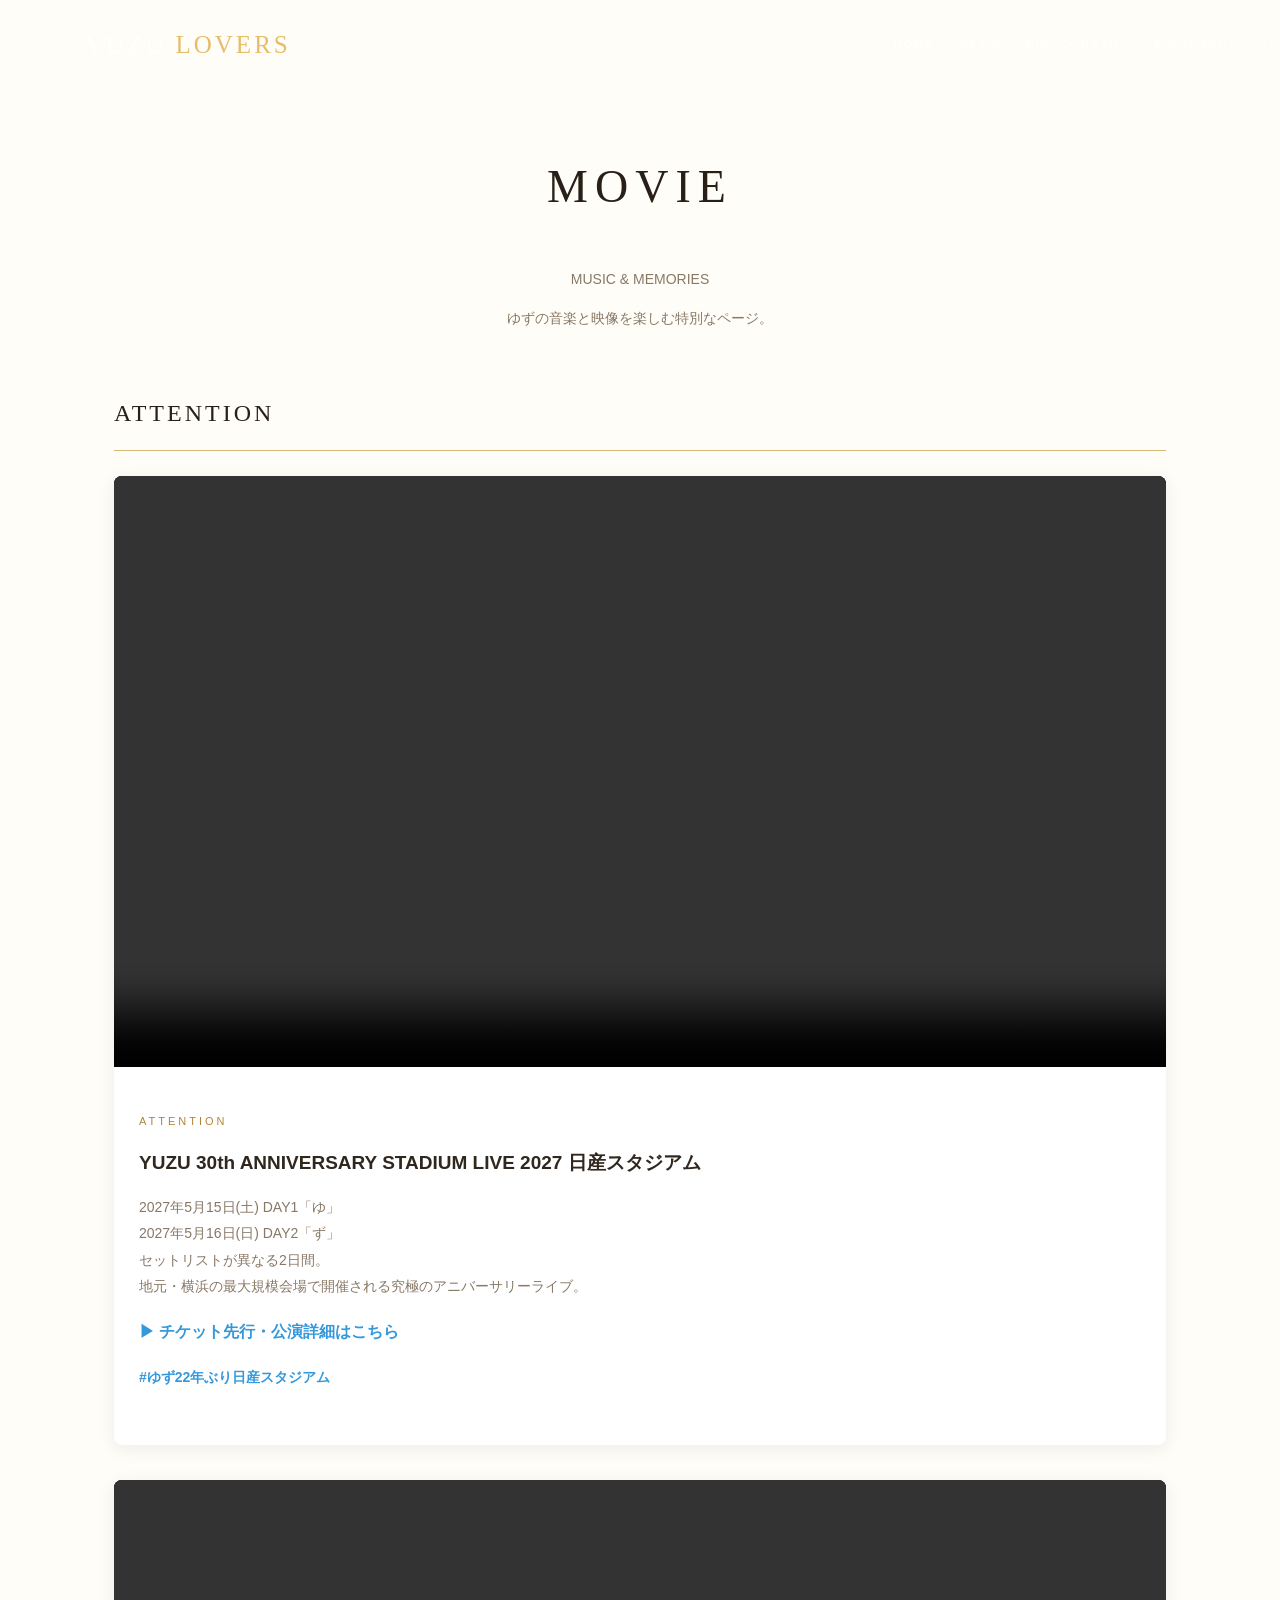
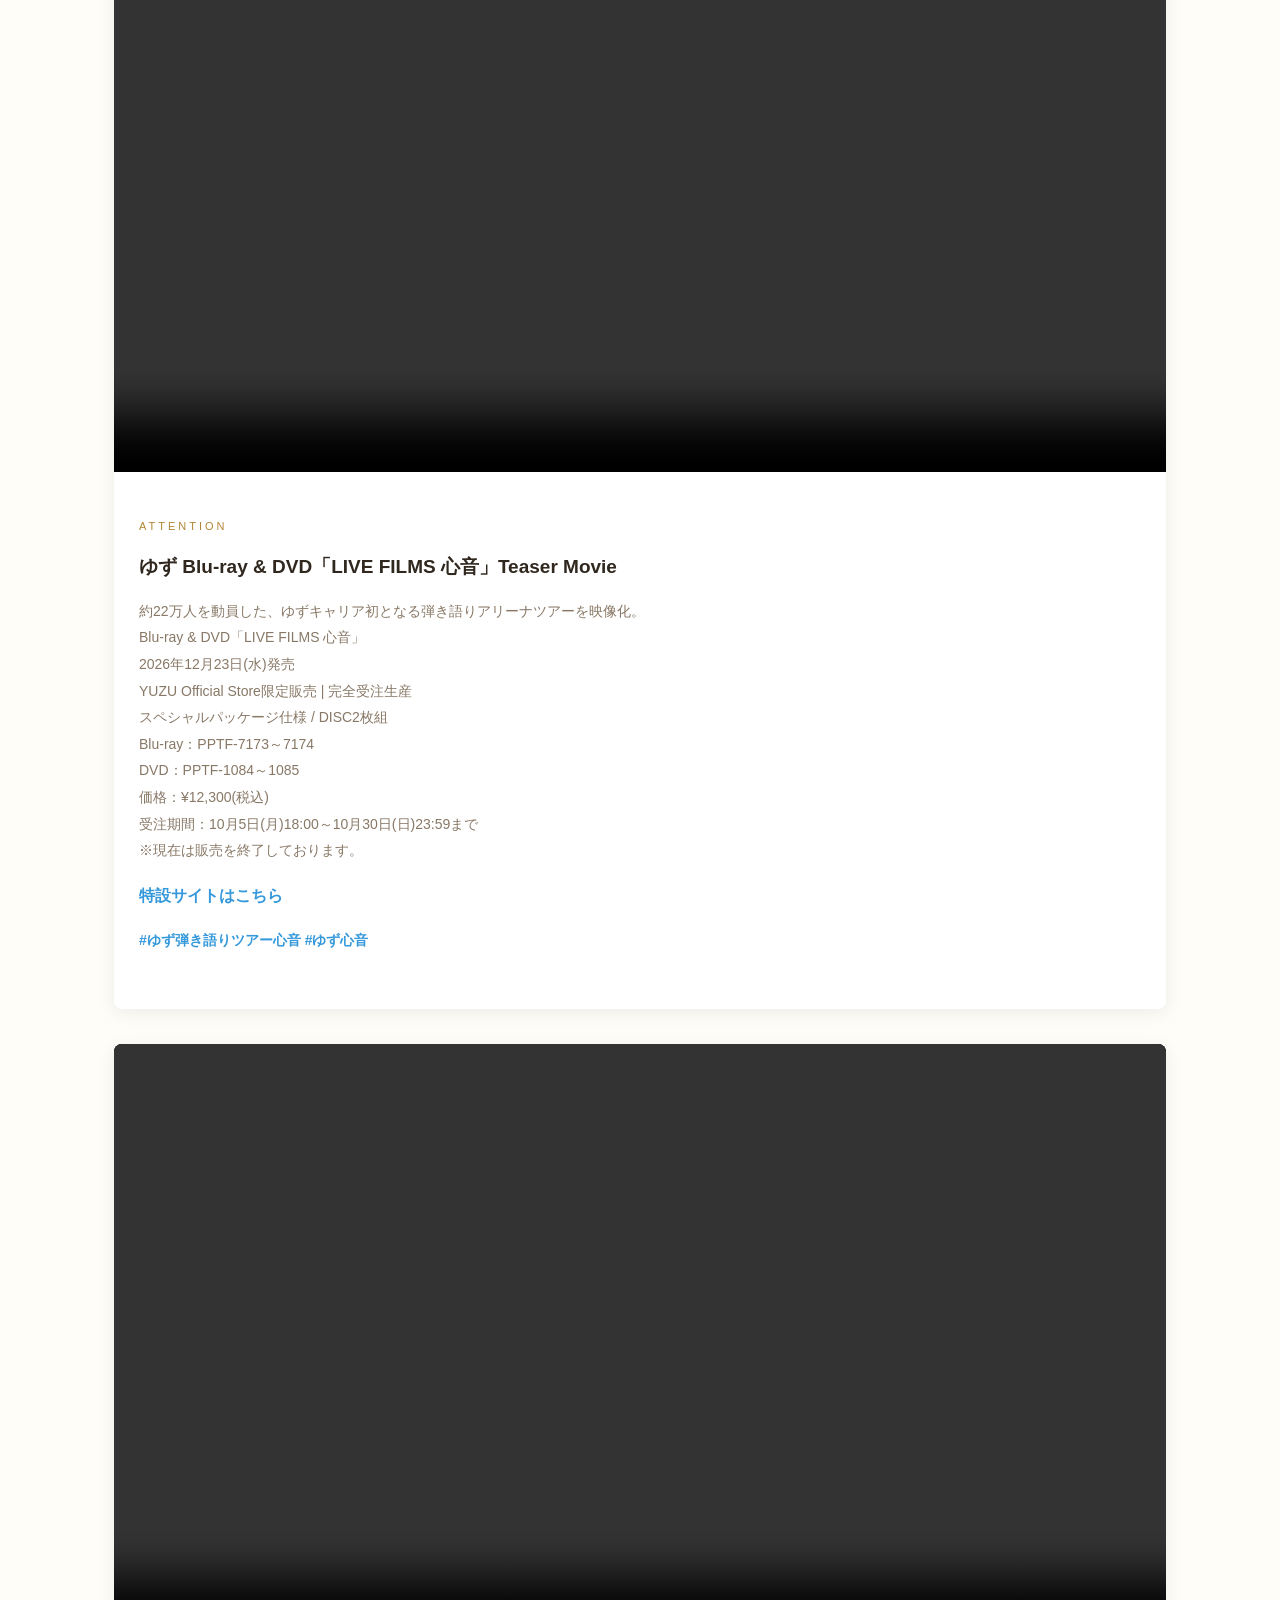
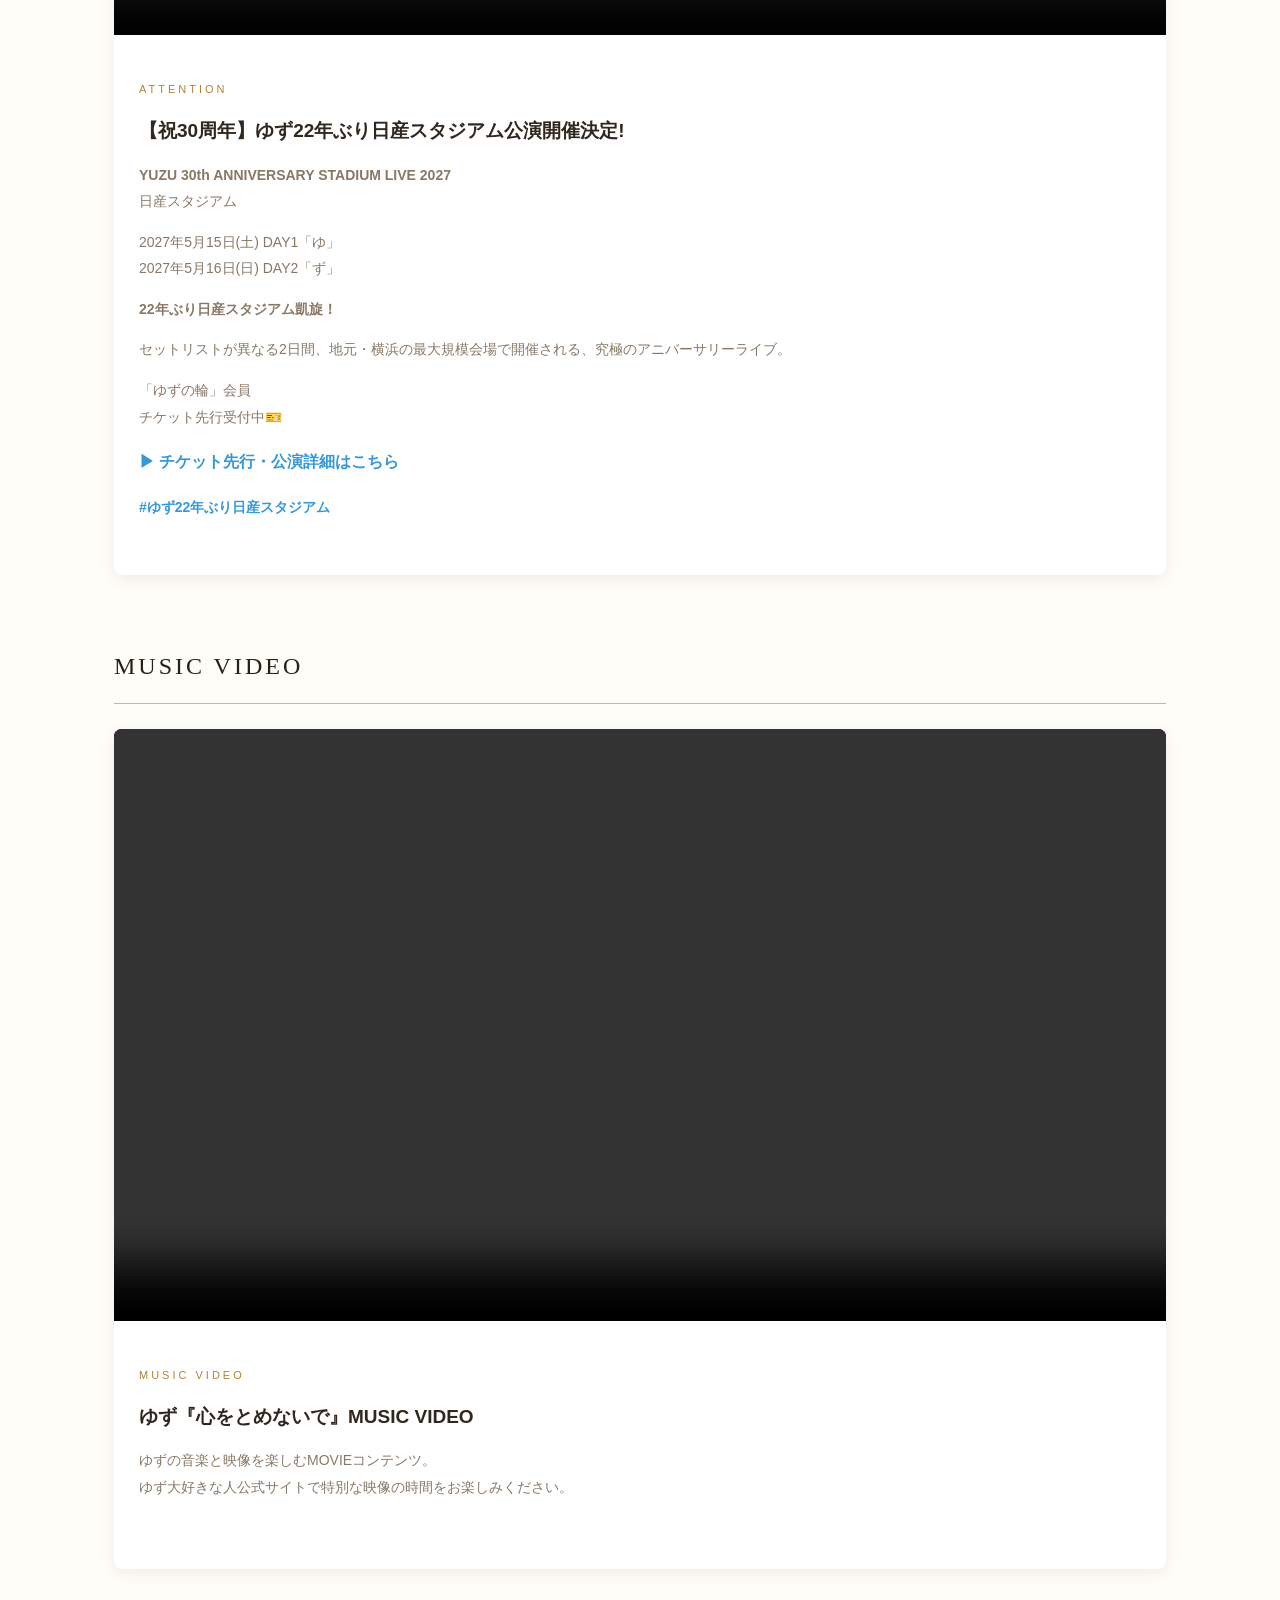
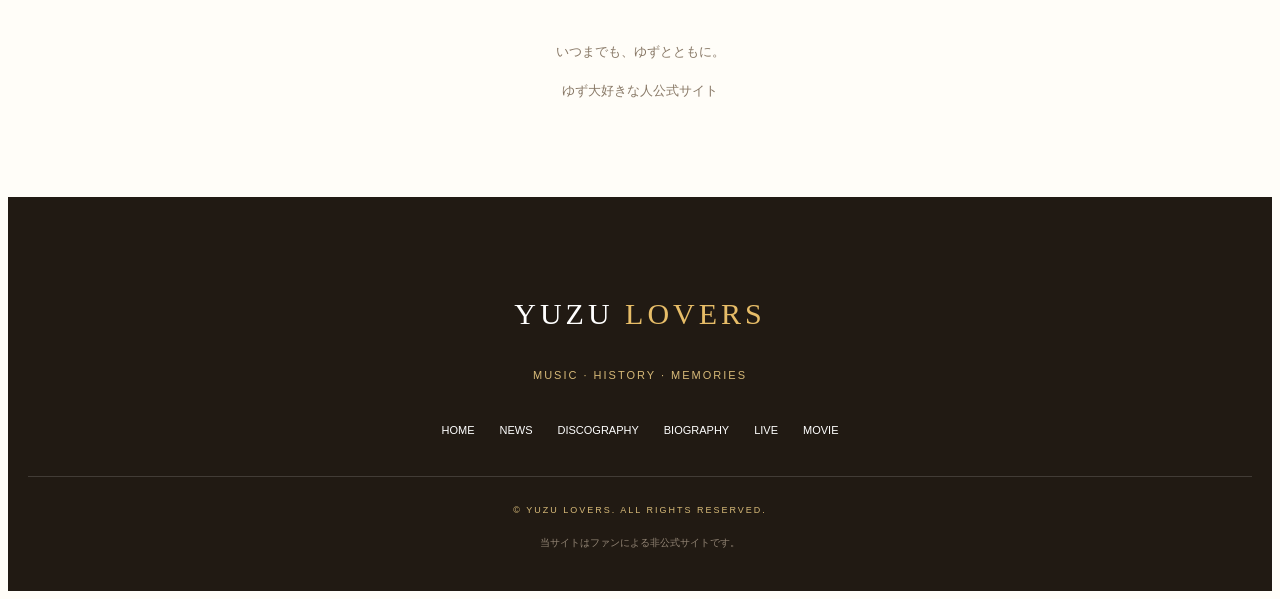
<file: movie.html>
<!DOCTYPE html>
<html lang="ja">
<head>
<meta charset="UTF-8">
<meta name="viewport" content="width=device-width, initial-scale=1.0">

<title>MOVIE | ゆず大好きな人公式サイト</title>
<meta name="description" content="YUZU LOVERS - ゆずの映像と音楽を楽しむファンサイト">

<link rel="icon" href="/favicon.ico">
<link rel="icon" type="image/png" href="/favicon.png">
<link rel="stylesheet" href="style.css">
<style>
  
.movie-page {
  max-width: 1100px;
  width: 100%;
  margin: 0 auto;
  padding: 100px 24px 80px;
  box-sizing: border-box;
}

.movie-heading {
  text-align: center;
  margin-bottom: 60px;
}

.movie-heading h1 {
  font-family: Georgia, serif;
  font-size: 46px;
  font-weight: normal;
  letter-spacing: 7px;
}

.movie-heading p {
  color: #887866;
  font-size: 14px;
}

.movie-section {
  margin-bottom: 70px;
}

.movie-section h2 {
  font-family: Georgia, serif;
  font-weight: normal;
  letter-spacing: 3px;
  border-bottom: 1px solid #d6b978;
  padding-bottom: 15px;
  margin-bottom: 25px;
}

.movie-card {
  width: 100%;
  min-width: 0;
  background: white;
  border-radius: 8px;
  overflow: hidden;
  box-shadow: 0 4px 18px rgba(0,0,0,.07);
  margin-bottom: 35px;
  box-sizing: border-box;
}

/* 動画を横型16:9に統一 */
.movie-video {
  position: relative;
  width: 100%;
  aspect-ratio: 16 / 9;
  background: #211a13;
  overflow: hidden;
}

.movie-card video {
  position: absolute;
  inset: 0;
  display: block;
  width: 100%;
  height: 100%;
  object-fit: contain;
  background: #211a13;
}

.movie-info {
  width: 100%;
  padding: 25px;
  box-sizing: border-box;
  overflow-wrap: anywhere;
}

.movie-info .category {
  color: #b18435;
  font-size: 11px;
  letter-spacing: 3px;
}

.movie-info h3 {
  font-size: 19px;
  line-height: 1.7;
  margin: 12px 0;
  color: #30271e;
  overflow-wrap: anywhere;
}

.movie-info p {
  color: #887866;
  font-size: 14px;
  line-height: 1.9;
  overflow-wrap: anywhere;
}

.movie-links {
  margin-top: 18px;
}

.movie-links a {
  color: #3498db;
  text-decoration: none;
  overflow-wrap: anywhere;
}

.movie-links a:hover {
  text-decoration: underline;
}

.movie-hashtags {
  margin-top: 15px;
  overflow-wrap: anywhere;
}

.movie-note {
  text-align: center;
  color: #887866;
  font-size: 13px;
  line-height: 2;
  margin-top: 40px;
}

@media (max-width: 600px) {
  .movie-page {
    padding: 80px 14px 60px;
  }

  .movie-heading h1 {
    font-size: 35px;
  }

  .movie-info {
    padding: 18px;
  }

  .movie-info h3 {
    font-size: 17px;
  }

  .movie-info p {
    font-size: 13px;
  }
}
</style>
</head>

<body>

<header class="header">
  <a href="index.html" class="logo">YUZU <span>LOVERS</span></a>

  <nav class="navigation">
    <a href="index.html">HOME</a>
    <a href="news">NEWS</a>
    <a href="discography.">DISCOGRAPHY</a>
    <a href="biography">BIOGRAPHY</a>
    <a href="live">LIVE</a>
    <a href="movie">MOVIE</a>
  </nav>
</header>

<main class="movie-page">

  <section class="movie-heading">
    <h1>MOVIE</h1>
    <p>MUSIC & MEMORIES</p>
    <p>ゆずの音楽と映像を楽しむ特別なページ。</p>
  </section>

  <section class="movie-section">
    <h2>ATTENTION</h2>

    <!-- 動画1 -->
    <article class="movie-card">
      <div class="movie-video">
        <video controls controlsList="nodownload"
          disablePictureInPicture playsinline preload="metadata">
          <source src="https://res.cloudinary.com/b1q6fpjt/video/upload/v1794784315/X2Twitter.com_WelkvCGnTkmYz5aq_1080p.mp4" type="video/mp4">
        </video>
      </div>
      <div class="movie-info">
        <span class="category">ATTENTION</span>
        <h3>YUZU 30th ANNIVERSARY STADIUM LIVE 2027 日産スタジアム</h3>
        <p>
          2027年5月15日(土) DAY1「ゆ」<br>
          2027年5月16日(日) DAY2「ず」<br>
          セットリストが異なる2日間。<br>
          地元・横浜の最大規模会場で開催される究極のアニバーサリーライブ。
        </p>
        <div class="movie-links">
          <a href="https://yuzu-official.com/pages/30_stadiumlive_2027" target="_blank" rel="noopener noreferrer">
            ▶ チケット先行・公演詳細はこちら
          </a>
        </div>
        <div class="movie-hashtags">
          <span style="color:#3498db">#ゆず22年ぶり日産スタジアム</span>
        </div>
      </div>
    </article>

    <!-- 動画2 -->
    <article class="movie-card">
      <div class="movie-video">
        <video controls controlsList="nodownload"
          disablePictureInPicture playsinline preload="metadata">
          <source src="https://res.cloudinary.com/b1q6fpjt/video/upload/v1794179469/%E3%82%86%E3%81%9A_Blu-ray_DVD_LIVE_FILMS_%E5%BF%83%E9%9F%B3_Teaser_Movie.mp4" type="video/mp4">
        </video>
      </div>
      <div class="movie-info">
        <span class="category">ATTENTION</span>
        <h3>ゆず Blu-ray & DVD「LIVE FILMS 心音」Teaser Movie</h3>
        <p>
          約22万人を動員した、ゆずキャリア初となる弾き語りアリーナツアーを映像化。<br>
          Blu-ray & DVD「LIVE FILMS 心音」<br>
          2026年12月23日(水)発売<br>
          YUZU Official Store限定販売 | 完全受注生産<br>
          スペシャルパッケージ仕様 / DISC2枚組<br>
          Blu-ray：PPTF-7173～7174<br>
          DVD：PPTF-1084～1085<br>
          価格：¥12,300(税込)<br>
          受注期間：10月5日(月)18:00～10月30日(日)23:59まで<br>
          ※現在は販売を終了しております。
        </p>
        <div class="movie-links">
          <a href="https://yuzu-official.com/pages/livefilms_shinon" target="_blank" rel="noopener noreferrer">
            特設サイトはこちら
          </a>
        </div>
        <div class="movie-hashtags">
          <span style="color:#3498db">#ゆず弾き語りツアー心音 #ゆず心音</span>
        </div>
      </div>
    </article>

    <!-- 動画3 -->
    <article class="movie-card">
      <div class="movie-video">
        <video controls controlsList="nodownload"
          disablePictureInPicture playsinline preload="metadata">
          <source src="https://res.cloudinary.com/b1q6fpjt/video/upload/v1794130447/%E7%A5%9D_30%E5%91%A8%E5%B9%B4_%E3%82%86%E3%81%9A_22%E5%B9%B4%E3%81%B6%E3%82%8A%E6%97%A5%E7%94%A3%E3%82%B9%E3%82%BF%E3%82%B8%E3%82%A2%E3%83%A0%E5%85%AC%E6%BC%94_%E9%96%8B%E5%82%AC%E6%B1%BA%E5%AE%9A.mp4" type="video/mp4">
        </video>
      </div>
      <div class="movie-info">
        <span class="category">ATTENTION</span>
        <h3>【祝30周年】ゆず22年ぶり日産スタジアム公演開催決定!</h3>
        <p>
          <strong>YUZU 30th ANNIVERSARY STADIUM LIVE 2027</strong><br>
          日産スタジアム
        </p>
        <p>
          2027年5月15日(土) DAY1「ゆ」<br>
          2027年5月16日(日) DAY2「ず」
        </p>
        <p><strong>22年ぶり日産スタジアム凱旋！</strong></p>
        <p>
          セットリストが異なる2日間、地元・横浜の最大規模会場で開催される、究極のアニバーサリーライブ。
        </p>
        <p>
          「ゆずの輪」会員<br>
          チケット先行受付中🎫
        </p>
        <div class="movie-links">
          <a href="https://yuzu-official.com/pages/30_stadiumlive_2027" target="_blank" rel="noopener noreferrer">
            ▶ チケット先行・公演詳細はこちら
          </a>
        </div>
        <div class="movie-hashtags">
          <span style="color:#3498db">#ゆず22年ぶり日産スタジアム</span>
        </div>
      </div>
    </article>

  </section>

  <section class="movie-section">
    <h2>MUSIC VIDEO</h2>

    <article class="movie-card">
      <div class="movie-video">
        <video controls controlsList="nodownload"
          disablePictureInPicture playsinline preload="metadata">
          <source src="https://res.cloudinary.com/b1q6fpjt/video/upload/f_mp4,vc_h264/v1793942925/%E3%82%86%E3%81%9A_%E5%BF%83%E3%82%92%E3%81%A8%E3%82%81%E3%81%AA%E3%81%84%E3%81%A7_MUSIC_VIDEO.mp4" type="video/mp4">
        </video>
      </div>

      <div class="movie-info">
        <span class="category">MUSIC VIDEO</span>
        <h3>ゆず『心をとめないで』MUSIC VIDEO</h3>
        <p>
          ゆずの音楽と映像を楽しむMOVIEコンテンツ。<br>
          ゆず大好きな人公式サイトで特別な映像の時間をお楽しみください。
        </p>
      </div>
    </article>

  </section>

  <div class="movie-note">
    <p>いつまでも、ゆずとともに。</p>
    <p>ゆず大好きな人公式サイト</p>
  </div>

</main>
<footer class="footer">
  <h2>YUZU <span>LOVERS</span></h2>
  <p>MUSIC · HISTORY · MEMORIES</p>

  <div class="footer-nav">
    <a href="index.html">HOME</a>
    <a href="news">NEWS</a>
    <a href="discography">DISCOGRAPHY</a>
    <a href="biography">BIOGRAPHY</a>
    <a href="live">LIVE</a>
    <a href="movie">MOVIE</a>
  </div>

  <p class="copyright">
    © YUZU LOVERS. ALL RIGHTS RESERVED.
  </p>
  <small>当サイトはファンによる非公式サイトです。</small>
</footer>

<script>
// 右クリック禁止
document.addEventListener('contextmenu', function(e) {
  e.preventDefault();
});

// コピー・切り取り禁止
document.addEventListener('copy', function(e) {
  e.preventDefault();
});

document.addEventListener('cut', function(e) {
  e.preventDefault();
});

// テキスト選択禁止
document.addEventListener('selectstart', function(e) {
  if (!['INPUT', 'TEXTAREA'].includes(e.target.tagName)) {
    e.preventDefault();
  }
});

// 画像・動画のドラッグ禁止
document.addEventListener('dragstart', function(e) {
  if (['IMG', 'VIDEO'].includes(e.target.tagName)) {
    e.preventDefault();
  }
});

// コピー・保存などのショートカット抑止
document.addEventListener('keydown', function(e) {
  if (e.ctrlKey || e.metaKey) {
    if (['c', 'x', 's', 'u', 'p'].includes(e.key.toLowerCase())) {
      e.preventDefault();
    }
  }
});
</script>

</body>
</html>
</file>
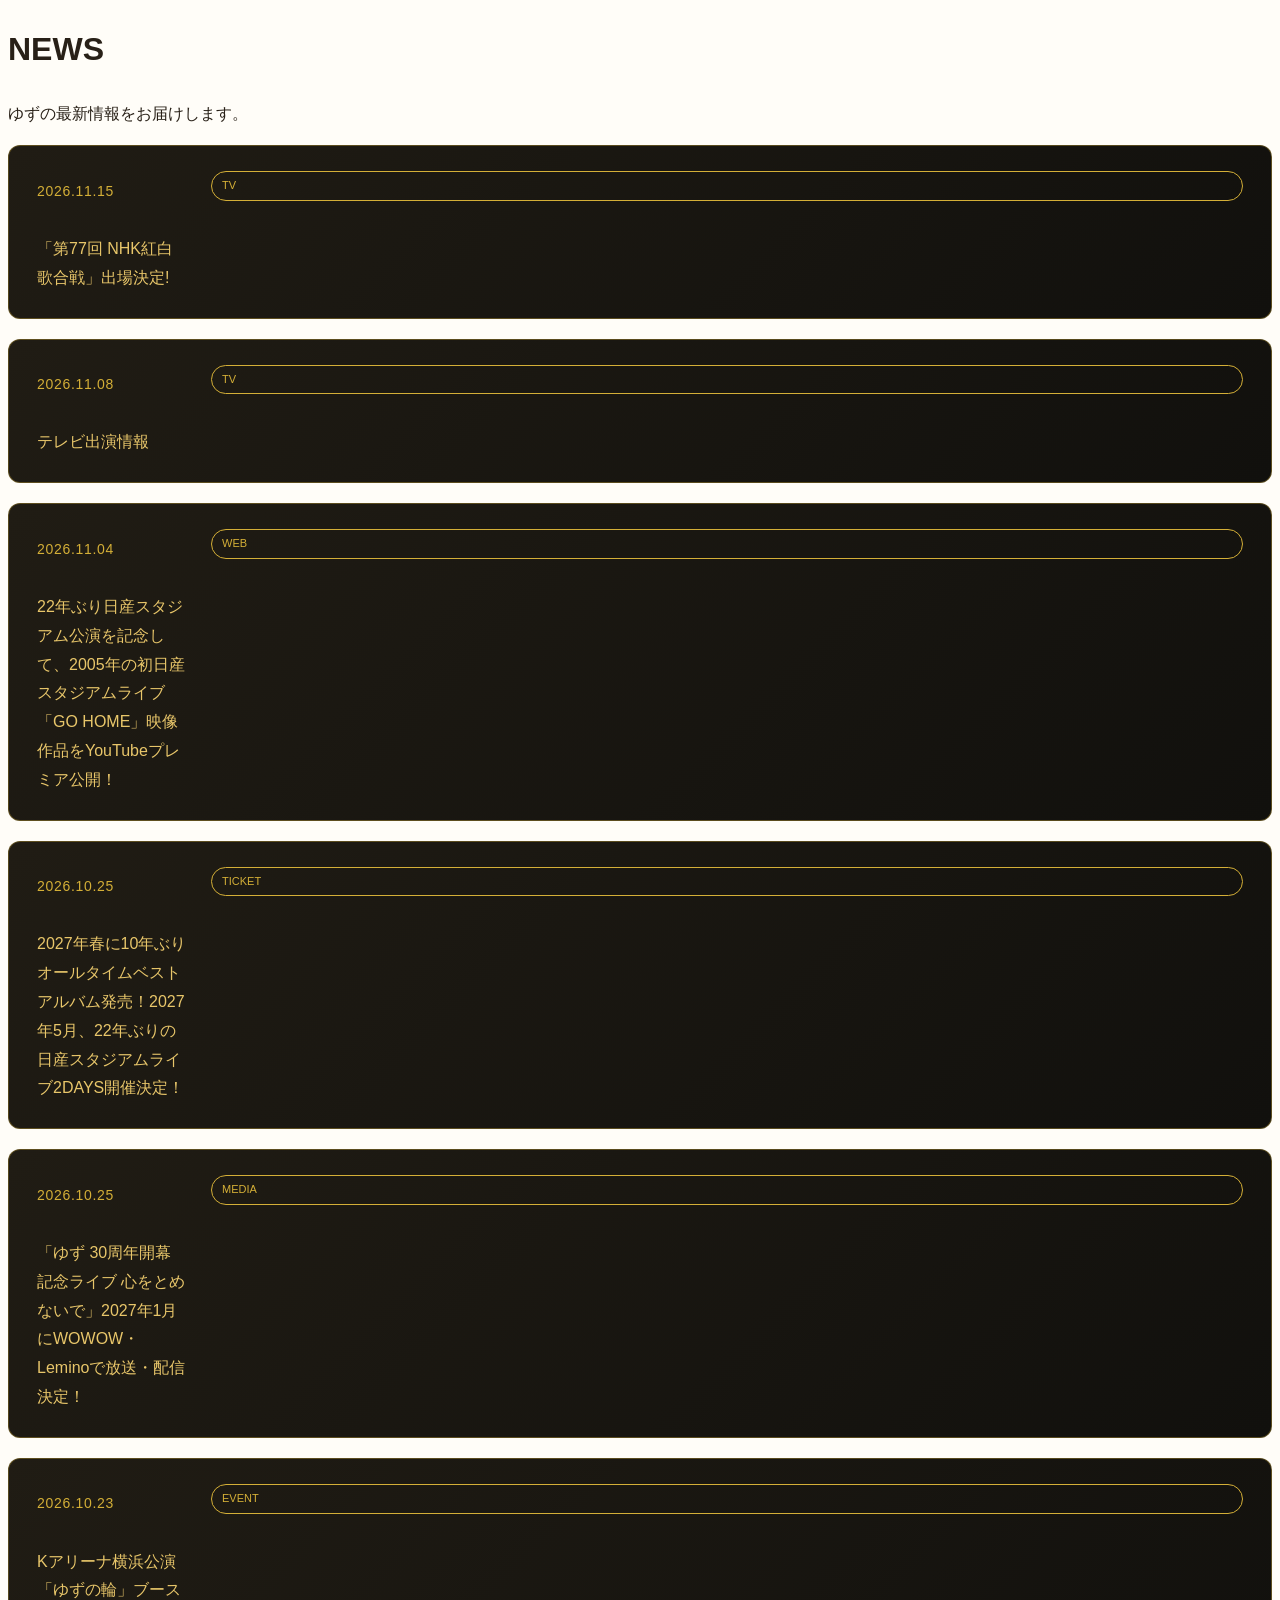
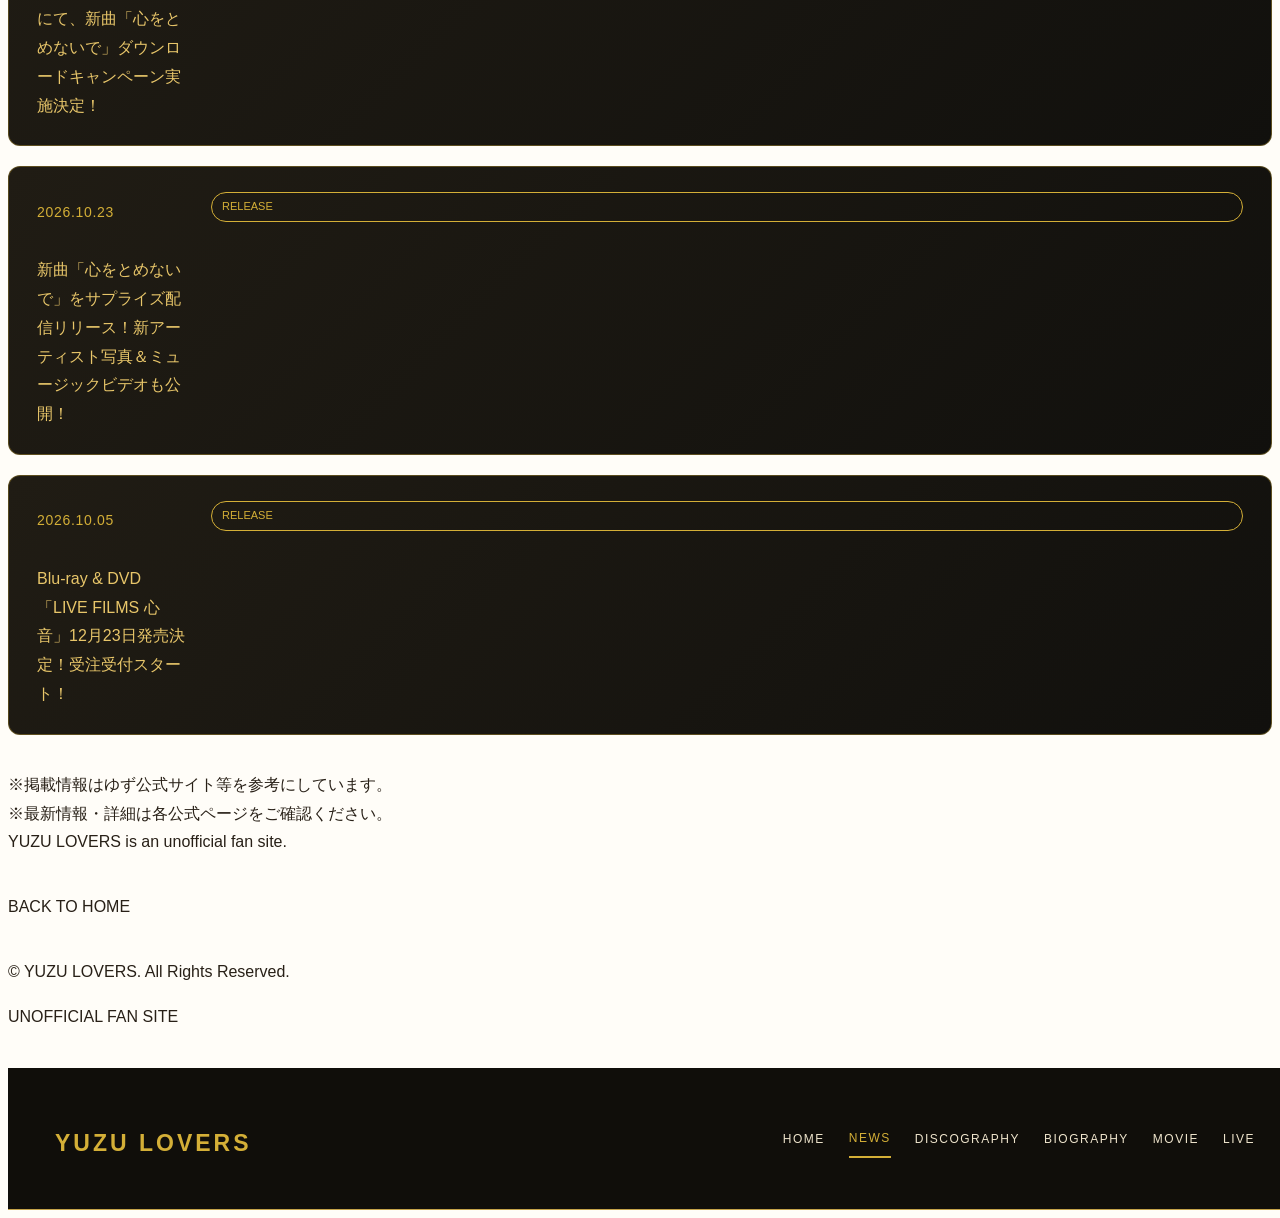
<file: news.html>
<!DOCTYPE html>
<html lang="ja">
<head>
  <meta charset="UTF-8">
  <meta name="viewport" content="width=device-width, initial-scale=1.0">

  <title>NEWS | ゆず大好きな人公式サイト</title>

  <meta name="description" content="ゆずの最新情報をお届けするYUZU LOVERS NEWS">

  <link rel="icon" href="/favicon.ico">
  <link rel="icon" type="image/png" href="/favicon.png">
  <link rel="stylesheet" href="/style.css">

  <style>
    * {
      -webkit-user-select: none;
      user-select: none;
      -webkit-touch-callout: none;
    }

    img {
      -webkit-user-drag: none;
      user-drag: none;
    }
  </style>
</head>
  <meta charset="UTF-8">
<style>
.site-header {
  width: 100%;
  background: #100e0a;
  border-bottom: 1px solid #c5a34a;
  position: sticky;
  top: 0;
  z-index: 1000;
}

.header-inner {
  max-width: 1200px;
  margin: auto;
  padding: 20px 25px;
  display: flex;
  align-items: center;
  justify-content: space-between;
  gap: 25px;
}

.site-logo {
  color: #d4af37;
  font-size: 23px;
  font-weight: bold;
  letter-spacing: 3px;
  text-decoration: none;
  white-space: nowrap;
}

.main-nav {
  display: flex;
  align-items: center;
  gap: 24px;
  flex-wrap: wrap;
}

.main-nav a {
  color: #eee4cc;
  font-size: 12px;
  letter-spacing: 1.5px;
  text-decoration: none;
  padding-bottom: 7px;
}

.main-nav a:hover,
.main-nav a.active {
  color: #d4af37;
  border-bottom: 2px solid #d4af37;
}

@media (max-width: 700px) {
  .header-inner {
    flex-direction: column;
    gap: 16px;
  }

  .main-nav {
    justify-content: center;
    gap: 15px;
  }
}    
/* ===== NEWS PAGE DESIGN ===== */

.news-page {
  max-width: 1100px;
  margin: 0 auto;
  padding: 70px 24px;
  color: #f5f0e5;
}

.news-heading {
  text-align: center;
  margin-bottom: 55px;
}

.news-heading h1 {
  font-size: clamp(34px, 6vw, 58px);
  letter-spacing: 0.18em;
  color: #d4af37;
  margin-bottom: 12px;
}

.news-heading p {
  color: #c9c1ae;
  font-size: 14px;
  letter-spacing: 0.08em;
}

.news-list {
  display: grid;
  gap: 20px;
}

.news-item {
  display: grid;
  grid-template-columns: 150px 1fr;
  gap: 24px;
  align-items: center;
  padding: 25px 28px;
  background: linear-gradient(135deg, #201c14, #11100d);
  border: 1px solid rgba(212, 175, 55, 0.35);
  border-radius: 12px;
  transition: 0.3s ease;
}

.news-item:hover {
  border-color: #d4af37;
  transform: translateY(-3px);
  box-shadow: 0 8px 25px rgba(0, 0, 0, 0.25);
}

.news-date {
  color: #d4af37;
  font-size: 14px;
  letter-spacing: 0.05em;
}

.news-category {
  display: inline-block;
  color: #d4af37;
  border: 1px solid #d4af37;
  padding: 4px 10px;
  border-radius: 20px;
  font-size: 11px;
  margin-bottom: 10px;
}

.news-item h2 {
  color: #fff;
  font-size: 18px;
  margin: 5px 0 10px;
  line-height: 1.7;
}

.news-item p {
  color: #c9c1ae;
  font-size: 14px;
  line-height: 1.9;
  margin: 0;
}

.news-item a {
  color: #e8c66a;
  text-decoration: none;
}

.news-item a:hover {
  text-decoration: underline;
}

@media (max-width: 600px) {
  .news-page {
    padding: 45px 16px;
  }

  .news-item {
    grid-template-columns: 1fr;
    gap: 10px;
    padding: 20px;
  }

  .news-item h2 {
    font-size: 16px;
  }
}
  </style>
</head>
<h1>NEWS</h1>
    <p>ゆずの最新情報をお届けします。</p>
  </div>
  <div class="news-list">
    <article class="news-item">
        <time class="news-date" datetime="2026-11-08">2026.11.15</time>
        <span class="news-category">TV</span>
        <a class="news-title"
           href="https://yuzu-official.com/contents/information/77a66869-e9d2-4b6f-87cb-76204c54238b"
           target="_blank" rel="noopener">
          「第77回 NHK紅白歌合戦」出場決定!
        </a>
    </article>
  <div class="news-list">
    <article class="news-item">
        <time class="news-date" datetime="2026-11-08">2026.11.08</time>
        <span class="news-category">TV</span>
        <a class="news-title"
           href="https://yuzu-official.com/contents/information/f83643a0-483a-4530-878d-b5d5a8baee1e"
           target="_blank" rel="noopener">
          テレビ出演情報
        </a>
</article>
      <article class="news-item">
        <time class="news-date" datetime="2026-11-04">2026.11.04</time>
        <span class="news-category">WEB</span>
        <a class="news-title"
           href="https://yuzu-official.com/contents/information/a4945408-8bdc-4819-a90b-434b297c49dc"
           target="_blank" rel="noopener">
          22年ぶり日産スタジアム公演を記念して、2005年の初日産スタジアムライブ「GO HOME」映像作品をYouTubeプレミア公開！
        </a>
      </article>
      
      <article class="news-item">
        <time class="news-date" datetime="2026-10-25">2026.10.25</time>
        <span class="news-category">TICKET</span>
        <a class="news-title"
           href="https://yuzu-official.com/pages/30_stadiumlive_2027/"
           target="_blank" rel="noopener">
          2027年春に10年ぶりオールタイムベストアルバム発売！2027年5月、22年ぶりの日産スタジアムライブ2DAYS開催決定！
        </a>
      </article>

      <article class="news-item">
        <time class="news-date" datetime="2026-10-25">2026.10.25</time>
        <span class="news-category">MEDIA</span>
        <a class="news-title"
           href="https://yuzu-official.com/contents/information/f946ce90-beaf-4a8d-9f14-3d2433c4dd45"
           target="_blank" rel="noopener">
          「ゆず 30周年開幕記念ライブ 心をとめないで」2027年1月にWOWOW・Leminoで放送・配信決定！
        </a>
      </article>

      <article class="news-item">
        <time class="news-date" datetime="2026-10-23">2026.10.23</time>
        <span class="news-category">EVENT</span>
        <a class="news-title"
           href="https://yuzu-official.com/contents/information/e77560d5-0489-4344-9a67-c406f7832e94"
           target="_blank" rel="noopener">
          Kアリーナ横浜公演「ゆずの輪」ブースにて、新曲「心をとめないで」ダウンロードキャンペーン実施決定！
        </a>
      </article>

      <article class="news-item">
        <time class="news-date" datetime="2026-10-23">2026.10.23</time>
        <span class="news-category">RELEASE</span>
        <a class="news-title"
           href="https://yuzu-official.com/contents/information/1e999bc7-113c-4493-90a0-4817611c1519"
           target="_blank" rel="noopener">
          新曲「心をとめないで」をサプライズ配信リリース！新アーティスト写真＆ミュージックビデオも公開！
        </a>
      </article>

      <article class="news-item">
        <time class="news-date" datetime="2026-10-05">2026.10.05</time>
        <span class="news-category">RELEASE</span>
        <a class="news-title"
           href="https://yuzu-official.com/contents/information/b20b3122-9281-47f2-91fb-5454a9fa9a93"
           target="_blank" rel="noopener">
          Blu-ray & DVD「LIVE FILMS 心音」12月23日発売決定！受注受付スタート！
        </a>
      </article>

    </section>

    <p class="news-note">
      ※掲載情報はゆず公式サイト等を参考にしています。<br>
      ※最新情報・詳細は各公式ページをご確認ください。<br>
      YUZU LOVERS is an unofficial fan site.
    </p>

    <a class="news-back" href="index.html">BACK TO HOME</a>

  </main>

  <footer>
    <p>© YUZU LOVERS. All Rights Reserved.</p>
    <p>UNOFFICIAL FAN SITE</p>
  </footer>

</body> 
<header class="site-header">
  <div class="header-inner">

    <a href="index.html" class="site-logo">
      YUZU LOVERS
    </a>
    <nav class="main-nav">
      <a href="index.html">HOME</a>
      <a href="news" class="active">NEWS</a>
      <a href="discography">DISCOGRAPHY</a>
      <a href="biography">BIOGRAPHY</a>
      <a href="movie">MOVIE</a>
      <a href="live">LIVE</a>
    </nav>
  </div>
</header>
</html>
</file>
<file: style.css>
html {
  scroll-behavior: smooth;
}

body {
  font-family: "Noto Sans JP", sans-serif;
  color: #282017;
  background: #fffdf8;
  line-height: 1.8;
}

a {
  text-decoration: none;
  color: inherit;
}

/* HEADER */
.header {
  position: absolute;
  z-index: 100;
  top: 0;
  width: 100%;
  padding: 22px 6%;
  display: flex;
  align-items: center;
  justify-content: space-between;
  border-bottom: 1px solid rgba(255,255,255,.2);
  color: white;
}

.logo {
  font-family: Georgia, serif;
  font-size: 25px;
  letter-spacing: 3px;
}

.logo span,
.footer span {
  color: #e7bd68;
}

.navigation {
  display: flex;
  gap: 25px;
}

.navigation a {
  font-size: 11px;
  letter-spacing: 2px;
  transition: .3s;
}

.navigation a:hover {
  color: #e7bd68;
}

/* HERO */
.hero {
  min-height: 850px;
  height: 100vh;
  position: relative;
  display: flex;
  align-items: center;
  justify-content: center;
  overflow: hidden;
  background: #21180f;
  color: white;
}

.hero-image {
  position: absolute;
  inset: 0;
  background-image: url("https://yuzu-official.com/uploads/posts/thumbnail/20261022/088bc2db-23d8-4c62-80bd-8ac6e61d343a.jpg");
  background-size: cover;
  background-position: center;
  animation: zoom 12s ease-out;
}

.hero-overlay {
  position: absolute;
  inset: 0;
  background: linear-gradient(
    90deg,
    rgba(15,12,9,.75),
    rgba(15,12,9,.25)
  );
}

.hero-content {
  position: relative;
  z-index: 2;
  text-align: center;
  padding: 30px;
  animation: fadeUp 1.2s ease;
}

.eyebrow {
  color: #e7bd68;
  font-size: 11px;
  letter-spacing: 5px;
  margin-bottom: 20px;
}

.hero h1 {
  font-family: Georgia, serif;
  font-size: clamp(55px, 10vw, 110px);
  font-weight: 400;
  letter-spacing: 5px;
}

.hero h1 span {
  color: #e7bd68;
}

.gold-line {
  width: 60px;
  height: 1px;
  background: #e7bd68;
  margin: 30px auto;
}

.hero-message {
  font-size: 21px;
  letter-spacing: 3px;
}

.hero-sub {
  margin-top: 12px;
  font-size: 13px;
  color: rgba(255,255,255,.8);
}

.hero-button {
  display: inline-block;
  margin-top: 40px;
  padding: 15px 35px;
  border: 1px solid #e7bd68;
  color: white;
  letter-spacing: 3px;
  font-size: 11px;
  transition: .4s;
}

.hero-button:hover {
  background: #e7bd68;
  color: #21180f;
}

.scroll {
  position: absolute;
  bottom: 30px;
  color: #e7bd68;
  font-size: 10px;
  letter-spacing: 4px;
}

/* INTRODUCTION */
.introduction {
  padding: 120px 20px;
  text-align: center;
}

.dark {
  color: #b68b43;
}

.introduction h2,
.message h2 {
  font-size: clamp(28px, 4vw, 43px);
  font-weight: 500;
  letter-spacing: 5px;
  line-height: 1.8;
  margin-bottom: 25px;
}

.introduction p:last-child {
  color: #857968;
  font-size: 14px;
  line-height: 2.5;
}
/* =========================
   CONTENTS / EXPLORE YUZU
========================= */

.contents {
  display: block !important;
  position: relative;
  visibility: visible !important;
  opacity: 1 !important;

  width: 90%;
  max-width: 1400px;
  margin: 60px auto !important;
  padding: 80px 7% !important;

  box-sizing: border-box;
  background: #f5f0e7;

  border: 2px solid #c5a04a;
  border-radius: 20px;

  box-shadow: 0 10px 35px rgba(0, 0, 0, 0.08);
}

/* 見出し */
.contents .section-title {
  display: block !important;
  text-align: center;
  margin-bottom: 55px;
  visibility: visible !important;
  opacity: 1 !important;
}

.contents .section-title h2 {
  font-family: Georgia, serif;
  font-size: 42px;
  font-weight: 400;
  letter-spacing: 3px;
  color: #5b4527;

  display: inline-block;
  position: relative;
  padding-bottom: 18px;
}

/* ゴールドライン */
.contents .section-title h2::after {
  content: "";
  position: absolute;
  bottom: 0;
  left: 50%;
  transform: translateX(-50%);

  width: 70px;
  height: 2px;

  background: linear-gradient(
    90deg,
    #b68b43,
    #e7bd68,
    #b68b43
  );
}

/* カード配置 */
.contents-grid {
  max-width: 1200px;
  margin: auto;

  display: grid;
  grid-template-columns: repeat(6, 1fr);
  gap: 20px;
}

/* カード表示 */
.contents-grid .content-card {
  opacity: 1 !important;
  transform: translateY(0) !important;
  visibility: visible !important;
}

/* LIVE */
.content-card:nth-child(4) {
  grid-column: 2 / span 2;
}

/* MOVIE */
.content-card:nth-child(5) {
  grid-column: 4 / span 2;
}

/* スマートフォン */
@media screen and (max-width: 800px) {
  .contents {
    width: 94%;
    margin: 35px auto !important;
    padding: 50px 15px !important;
    border-radius: 15px;
  }

  .contents-grid {
    grid-template-columns: repeat(2, 1fr);
    gap: 12px;
  }

  .content-card:nth-child(4),
  .content-card:nth-child(5) {
    grid-column: auto;
  }

  .contents .section-title h2 {
    font-size: 30px;
  }
}
/* FOOTER */
.footer {
  padding: 65px 20px 35px;
  background: #211a13;
  color: white;
  text-align: center;
}

.footer h2 {
  font-family: Georgia, serif;
  font-size: 30px;
  font-weight: 400;
  letter-spacing: 4px;
}

.footer p {
  margin-top: 12px;
  color: #d6b978;
  font-size: 11px;
  letter-spacing: 2px;
}

.footer-nav {
  display: flex;
  justify-content: center;
  flex-wrap: wrap;
  gap: 25px;
  margin: 35px 0;
}

.footer-nav a {
  font-size: 11px;
}

.footer-nav a:hover {
  color: #e7bd68;
}

.footer .copyright {
  padding-top: 25px;
  border-top: 1px solid rgba(255,255,255,.15);
  font-size: 9px;
}

.footer small {
  color: #938575;
  font-size: 10px;
}

/* ANIMATION */
@keyframes fadeUp {
  from {
    opacity: 0;
    transform: translateY(35px);
  }
  to {
    opacity: 1;
    transform: translateY(0);
  }
}

@keyframes zoom {
  from { transform: scale(1.1); }
  to { transform: scale(1); }
}

/* MOBILE */
@media(max-width: 800px) {
  .header {
    padding: 18px 5%;
    flex-direction: column;
    gap: 15px;
  }

  .logo {
    font-size: 21px;
  }

  .navigation {
    gap: 13px;
    flex-wrap: wrap;
    justify-content: center;
  }

  .navigation a {
    font-size: 9px;
  }

  .hero {
    min-height: 700px;
  }

  .hero h1 {
    font-size: 52px;
  }

  .hero-message {
    font-size: 16px;
  }

  .contents-grid {
    grid-template-columns: repeat(2, 1fr);
    gap: 12px;
  }

  .content-card,
  .content-card:nth-child(4),
  .content-card:nth-child(5) {
    grid-column: auto;
    min-height: 190px;
    padding: 17px;
  }

  .content-card h3 {
    font-size: 18px;
  }

  .introduction,
  .message {
    padding: 80px 20px;
  }

  .contents {
    padding: 80px 5%;
  }
}

@media(max-width: 430px) {
  .navigation {
    gap: 9px;
  }

  .navigation a {
    font-size: 8px;
    letter-spacing: 1px;
  }

  .hero h1 {
    font-size: 43px;
  }

  .hero-message {
    font-size: 14px;
  }
}

@media(prefers-reduced-motion: reduce) {
  *, *::before, *::after {
    animation: none !important;
    transition: none !important;
    scroll-behavior: auto !important;
  }
}
/* テキスト選択を禁止 */
* {
  -webkit-user-select: none;
  user-select: none;
  -webkit-touch-callout: none;
}

/* 画像のドラッグを禁止 */
img {
  -webkit-user-drag: none;
  user-drag: none;
}
.movie-description {
  line-height: 1.8;
}

.movie-description h3 {
  font-size: 18px;
  font-weight: 700;
  margin-bottom: 14px;
}

.movie-description p {
  margin-bottom: 12px;
}

.movie-links {
  margin-top: 15px;
  margin-bottom: 18px;
}

.movie-links a {
  color: #3498db;
  text-decoration: underline;
  font-weight: 600;
}
.movie-hashtags {
  display: flex;
  flex-wrap: wrap;
  gap: 10px;
  margin-top: 15px;
}

.movie-hashtags span {
  color: #3498db;
  font-size: 14px;
  font-weight: 600;
}
.movie-info {
  margin-top: 14px;
  margin-bottom: 30px;
  text-align: left;
}

.movie-title {
  font-size: 18px;
  font-weight: 600;
  color: #333;
  margin-bottom: 8px;
}

.movie-description {
  font-size: 14px;
  line-height: 1.8;
  color: #777;
}
.movie-description {
  line-height: 1.8;
}

.movie-description h3 {
  font-size: 18px;
  font-weight: 700;
  margin-bottom: 14px;
}

.movie-description p {
  margin-bottom: 12px;
}
.movie-description .movie-hashtags span {
  color: #3498db !important;
  font-size: 14px !important;
  font-weight: 600;
}
/* HEADER */
.site-header {
  text-align: center;
  padding: 35px 15px 25px;
}

.site-logo {
  text-decoration: none;
  color: #333;
  display: inline-flex;
  flex-direction: column;
  align-items: center;
}

.logo-main {
  font-size: 27px;
  letter-spacing: 5px;
  font-weight: 600;
}

.logo-sub {
  font-size: 9px;
  letter-spacing: 4px;
  margin-top: 7px;
  color: #999;
}

/* NAVIGATION */
.main-navigation {
  display: flex;
  justify-content: center;
  flex-wrap: wrap;
  gap: 30px;
  padding: 18px 10px;
  border-top: 1px solid #eee;
  border-bottom: 1px solid #eee;
}

.main-navigation a,
.footer-navigation a {
  color: #555;
  text-decoration: none;
  font-size: 11px;
  letter-spacing: 2px;
}

/* COMING SOON */
.coming-soon {
  min-height: 60vh;
  display: flex;
  justify-content: center;
  align-items: center;
  text-align: center;
  padding: 50px 20px;
  background: #fff;
}

.coming-soon-content {
  max-width: 600px;
}

.coming-soon-label {
  color: #aaa;
  font-size: 11px;
  letter-spacing: 5px;
}

.coming-soon h1 {
  font-size: 30px;
  font-weight: 400;
  letter-spacing: 5px;
  margin: 22px 0;
  color: #444;
}

.coming-soon-line {
  width: 55px;
  height: 1px;
  background: #c8b9a4;
  margin: 25px auto;
}

.coming-soon p {
  color: #555;
  font-size: 15px;
}

.coming-soon-description {
  color: #999 !important;
  font-size: 12px !important;
}

.back-home {
  display: inline-block;
  margin-top: 30px;
  padding: 12px 30px;
  border: 1px solid #ddd;
  color: #666;
  text-decoration: none;
  font-size: 10px;
  letter-spacing: 2px;
}

/* FOOTER */
.site-footer {
  text-align: center;
  padding: 40px 15px 25px;
  background: #f8f7f4;
}

.footer-logo {
  color: #444;
  font-size: 19px;
  letter-spacing: 4px;
  text-decoration: none;
}

.site-footer p {
  color: #999;
  font-size: 11px;
  margin: 12px 0 25px;
}

.footer-navigation {
  display: flex;
  justify-content: center;
  flex-wrap: wrap;
  gap: 18px;
  margin-bottom: 25px;
}

.site-footer small {
  color: #aaa;
  font-size: 10px;
}

/* MOBILE */
@media screen and (max-width: 600px) {
  .logo-main {
    font-size: 23px;
  }

  .main-navigation {
    gap: 15px;
    padding: 15px 8px;
  }

  .main-navigation a {
    font-size: 10px;
  }

  .coming-soon h1 {
    font-size: 24px;
  }

  .footer-navigation {
    gap: 13px;
  }
}
/* BIOGRAPHY：年号とタイムラインの〇の間隔調整 */
.timeline-year {
  padding-right: 15px;
}

.timeline-item {
  column-gap: 15px;
}
.timeline {
  margin-top: 40px;
}
/* =========================
   DISCOGRAPHY
========================= */

.discography-page {
  max-width: 1100px;
  margin: 0 auto;
  padding: 70px 24px 100px;
}

.discography-heading {
  text-align: center;
  margin-bottom: 45px;
}

.discography-subtitle {
  font-size: 12px;
  letter-spacing: 4px;
  color: #a58b62;
  margin-bottom: 12px;
}

.discography-heading h1 {
  font-size: 34px;
  letter-spacing: 5px;
  font-weight: 500;
  margin-bottom: 14px;
}

.discography-heading p:last-child {
  color: #777;
  font-size: 14px;
}

.disco-category {
  display: flex;
  justify-content: center;
  flex-wrap: wrap;
  gap: 10px;
  margin-bottom: 45px;
  border-bottom: 1px solid #e8e2d8;
  padding-bottom: 18px;
}

.disco-filter {
  background: transparent;
  border: 1px solid #d8cdbb;
  color: #776b59;
  padding: 9px 17px;
  font-size: 12px;
  letter-spacing: 1px;
  cursor: pointer;
  transition: 0.3s;
}

.disco-filter:hover,
.disco-filter.active {
  background: #a58b62;
  border-color: #a58b62;
  color: #fff;
}

.disco-list {
  min-height: 250px;
}

.disco-loading {
  text-align: center;
  color: #888;
  padding: 60px 0;
  font-size: 14px;
}

@media (max-width: 600px) {
  .discography-page {
    padding: 50px 16px 70px;
  }

  .discography-heading h1 {
    font-size: 27px;
  }

  .disco-category {
    gap: 7px;
  }

  .disco-filter {
    padding: 8px 12px;
    font-size: 11px;
  }
}
/* DISCOGRAPHY 作品カード */

.disco-list {
  display: grid;
  grid-template-columns: repeat(3, minmax(0, 1fr));
  gap: 38px 24px;
}

.disco-item {
  text-align: left;
  min-width: 0;
}

.disco-image {
  width: 100%;
  aspect-ratio: 1 / 1;
  background: #f1eee8;
  overflow: hidden;
  margin-bottom: 15px;
}

.disco-image img {
  width: 100%;
  height: 100%;
  object-fit: contain;
  display: block;
}

.disco-no-image {
  height: 100%;
  display: flex;
  align-items: center;
  justify-content: center;
  color: #b2a58f;
  letter-spacing: 3px;
  font-size: 13px;
}

.disco-date {
  font-size: 12px;
  color: #8b806e;
  margin-bottom: 5px;
}

.disco-type {
  font-size: 11px;
  color: #a58b62;
  letter-spacing: 2px;
  margin-bottom: 7px;
}

.disco-title {
  font-size: 16px;
  font-weight: 500;
  color: #333;
}

@media (max-width: 600px) {
  .disco-list {
    grid-template-columns: repeat(2, minmax(0, 1fr));
    gap: 28px 14px;
  }

  .disco-title {
    font-size: 14px;
  }
}
/* 画像の保存・ドラッグを抑止 */
img {
  -webkit-user-drag: none;
  -webkit-touch-callout: none;
  -webkit-user-select: none;
  user-select: none;
}
.disco-pagination {
  display: flex;
  justify-content: center;
  align-items: center;
  flex-wrap: wrap;
  gap: 8px;
  margin: 40px 0;
}

.disco-pagination button {
  background: transparent;
  border: 1px solid #c5a04a;
  color: inherit;
  padding: 10px 15px;
  cursor: pointer;
  transition: 0.3s;
}

.disco-pagination button.active,
.disco-pagination button:hover:not(:disabled) {
  background: #c5a04a;
  color: white;
}

.disco-pagination button:disabled {
  opacity: 0.35;
  cursor: default;
}

.disco-no-image {
  aspect-ratio: 1 / 1;
  display: flex;
  align-items: center;
  justify-content: center;
  border: 1px solid #c5a04a;
  color: #c5a04a;
  letter-spacing: 3px;
}

  border: 1px solid rgba(212,175,55,0.7);
  border-radius: 50%;
  background: rgba(0,0,0,0.65);
  color: #d4af37;
  font-size: 22px;
  cursor: pointer;
  transition: 0.3s;
}

.yl-arrow:hover {
  background: #d4af37;
  color: #111;
}

.yl-prev {
  left: 15px;
}

.yl-next {
  right: 15px;
}

/* DOTS */

.yl-dots {
  position: absolute;
  bottom: 20px;
  left: 50%;
  transform: translateX(-50%);
  z-index: 5;
  display: flex;
  gap: 12px;
}

.yl-dot {
  width: 11px;
  height: 11px;
  padding: 0;
  border: 1px solid #d4af37;
  border-radius: 50%;
  background: transparent;
  cursor: pointer;
}

.yl-dot.active {
  background: #d4af37;
}

/* MOBILE */

@media (max-width: 768px) {

  .yl-slider {
    height: 280px;
  }

  .yl-banner-overlay {
    padding: 35px 30px;
  }

  .yl-banner-overlay h2 {
    font-size: 27px;
    letter-spacing: 1px;
  }

  .yl-banner-overlay p {
    font-size: 14px;
  }

  .yl-banner-label {
    font-size: 10px;
    letter-spacing: 3px;
  }

  .yl-banner-button {
    padding: 10px 18px;
    font-size: 10px;
  }

  .yl-arrow {
    width: 34px;
    height: 34px;
    font-size: 17px;
  }

  .yl-prev {
    left: 8px;
  }

  .yl-next {
    right: 8px;
  }
}
/* ==========================
   YUZU LOVERS SLIDE BANNER
========================== */

.yuzu-carousel {
  position: relative;
  width: 95%;
  max-width: 1200px;
  margin: 35px auto;
  overflow: hidden;
  border: 1px solid #c9a227;
  border-radius: 10px;

  -webkit-touch-callout: none;
  -webkit-user-select: none;
  user-select: none;
}

.yuzu-carousel-track {
  display: flex;
  width: 100%;
  transition: transform 0.65s ease;
  will-change: transform;
}

.yuzu-carousel-slide {
  flex: 0 0 100%;
  width: 100%;
  aspect-ratio: 16 / 6;
  display: block;

  background-size: cover;
  background-position: center;
  background-repeat: no-repeat;

  -webkit-user-drag: none;
  -webkit-user-select: none;
  user-select: none;
  -webkit-touch-callout: none;
}

/* 矢印 */

.yuzu-carousel-arrow {
  position: absolute;
  top: 50%;
  transform: translateY(-50%);
  z-index: 5;

  width: 44px;
  height: 44px;

  border: 1px solid #d4af37;
  border-radius: 50%;

  background: rgba(0, 0, 0, 0.7);
  color: #d4af37;

  font-size: 30px;
  cursor: pointer;

  display: flex;
  align-items: center;
  justify-content: center;

  transition: 0.3s;
}

.yuzu-carousel-arrow:hover {
  background: #d4af37;
  color: #111;
}

.yuzu-carousel-arrow.prev {
  left: 15px;
}

.yuzu-carousel-arrow.next {
  right: 15px;
}

/* ドット */

.yuzu-carousel-dots {
  position: absolute;
  bottom: 15px;
  left: 50%;
  transform: translateX(-50%);
  z-index: 5;

  display: flex;
  gap: 10px;
}

.yuzu-carousel-dots button {
  width: 11px;
  height: 11px;
  padding: 0;

  border: 1px solid #d4af37;
  border-radius: 50%;

  background: rgba(0, 0, 0, 0.4);
  cursor: pointer;
}

.yuzu-carousel-dots button.active {
  background: #d4af37;
}

/* スマートフォン */

@media (max-width: 768px) {

  .yuzu-carousel {
    width: 94%;
    border-radius: 7px;
  }

  .yuzu-carousel-slide {
    aspect-ratio: 16 / 9;
  }

  .yuzu-carousel-arrow {
    width: 35px;
    height: 35px;
    font-size: 24px;
  }

  .yuzu-carousel-arrow.prev {
    left: 8px;
  }

  .yuzu-carousel-arrow.next {
    right: 8px;
  }

  .yuzu-carousel-dots {
    bottom: 10px;
  }
  }
</file>
